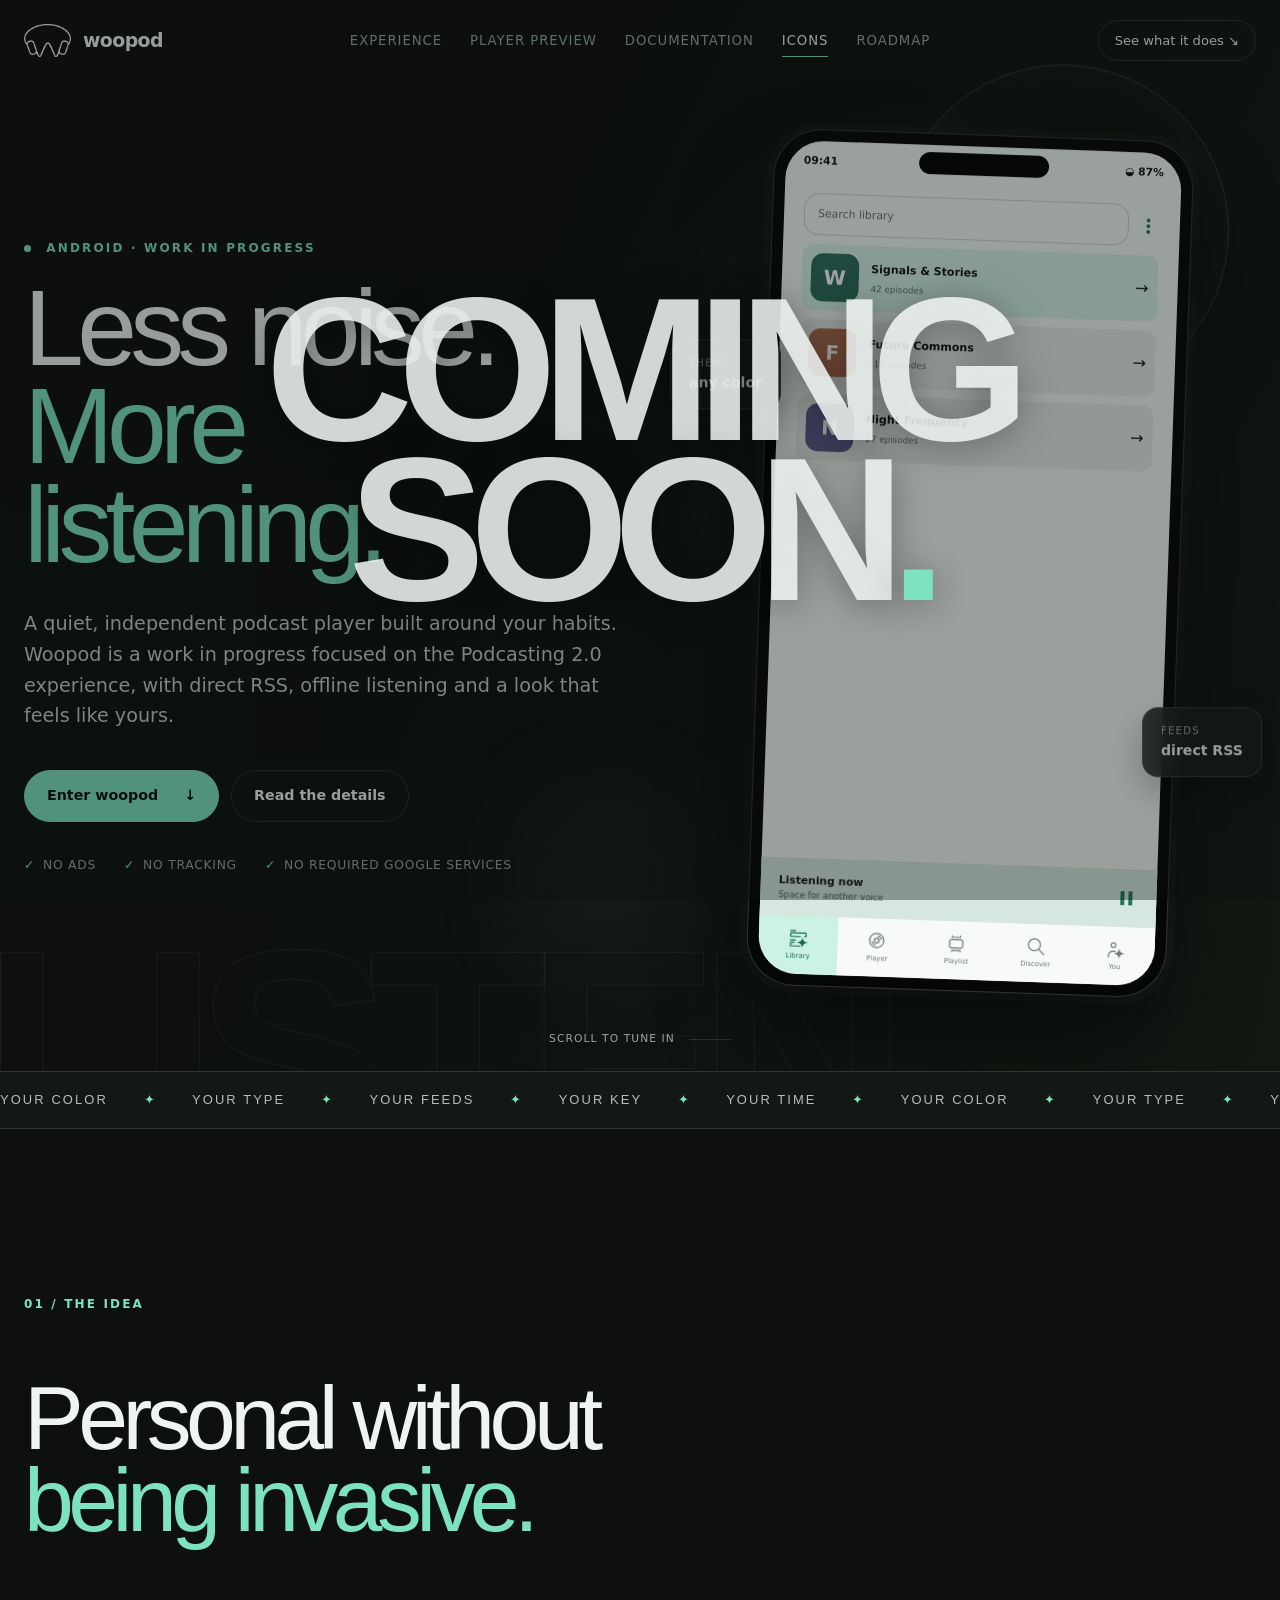
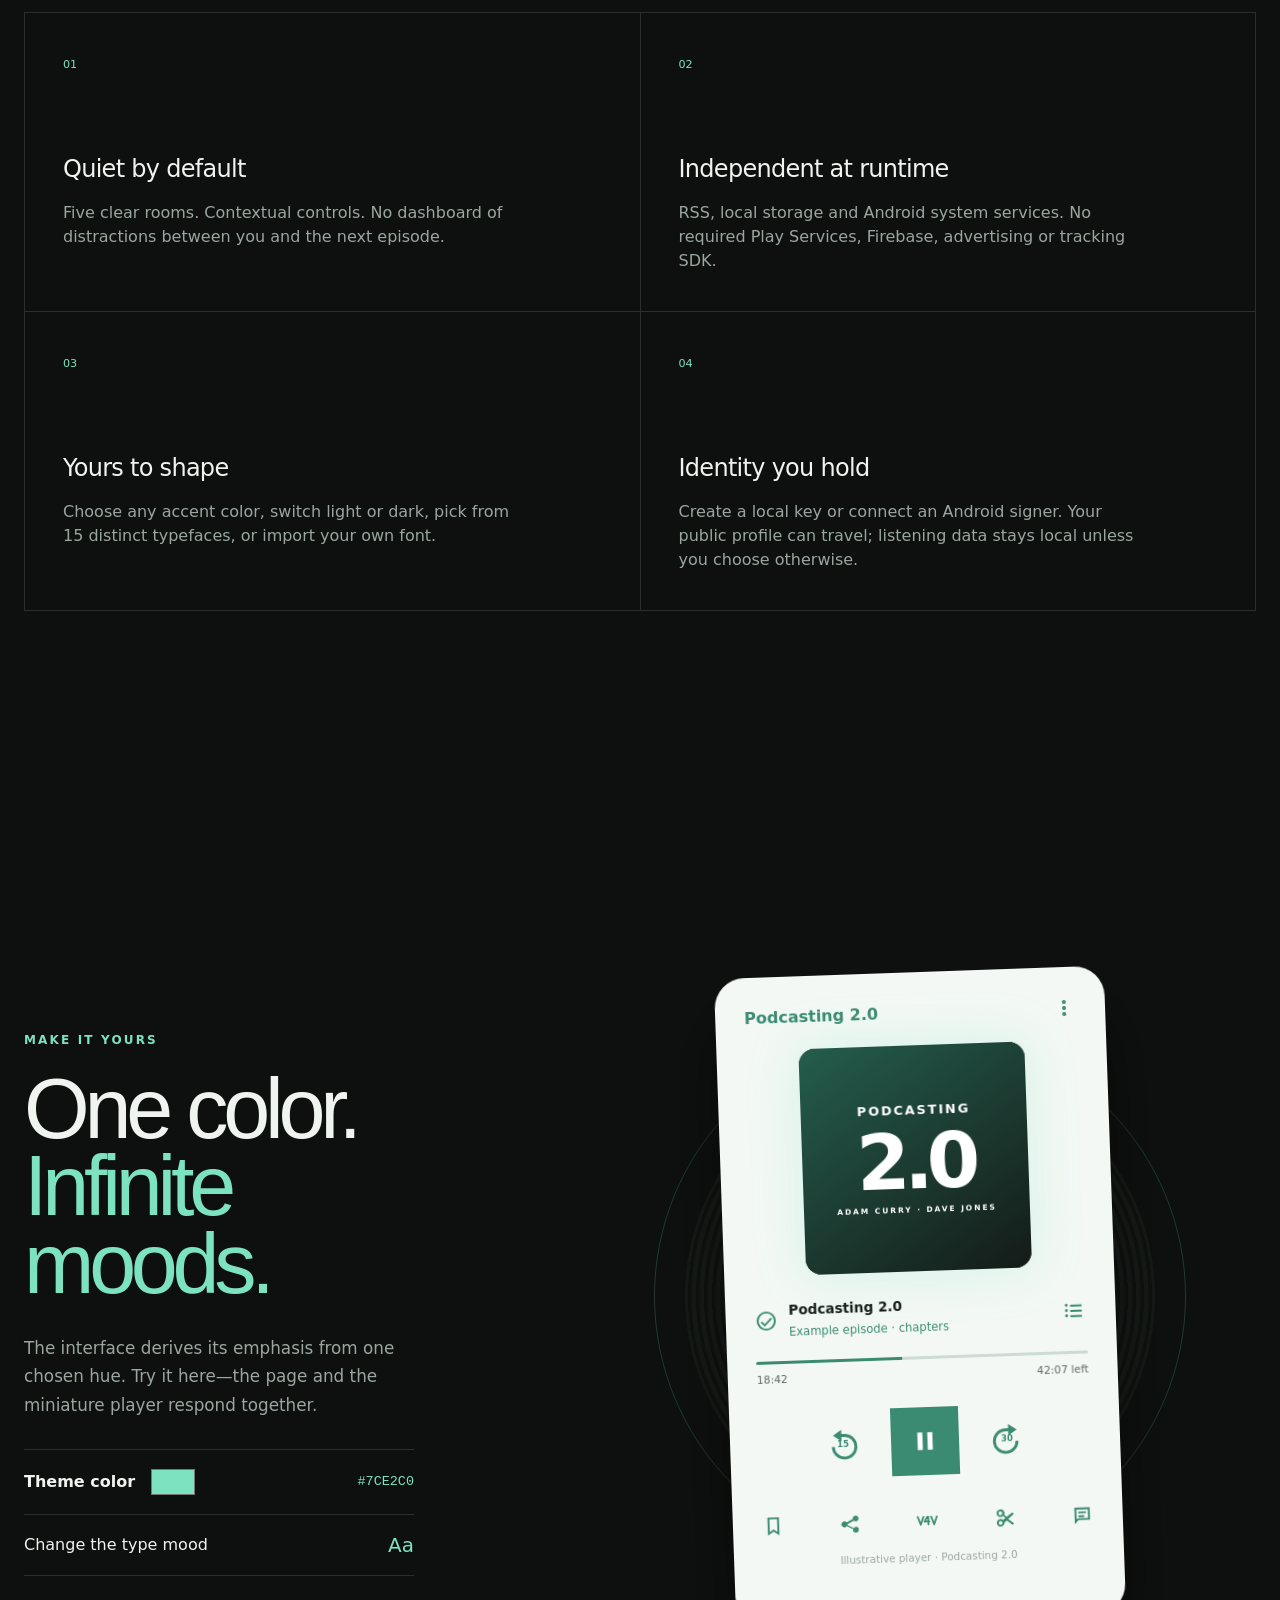
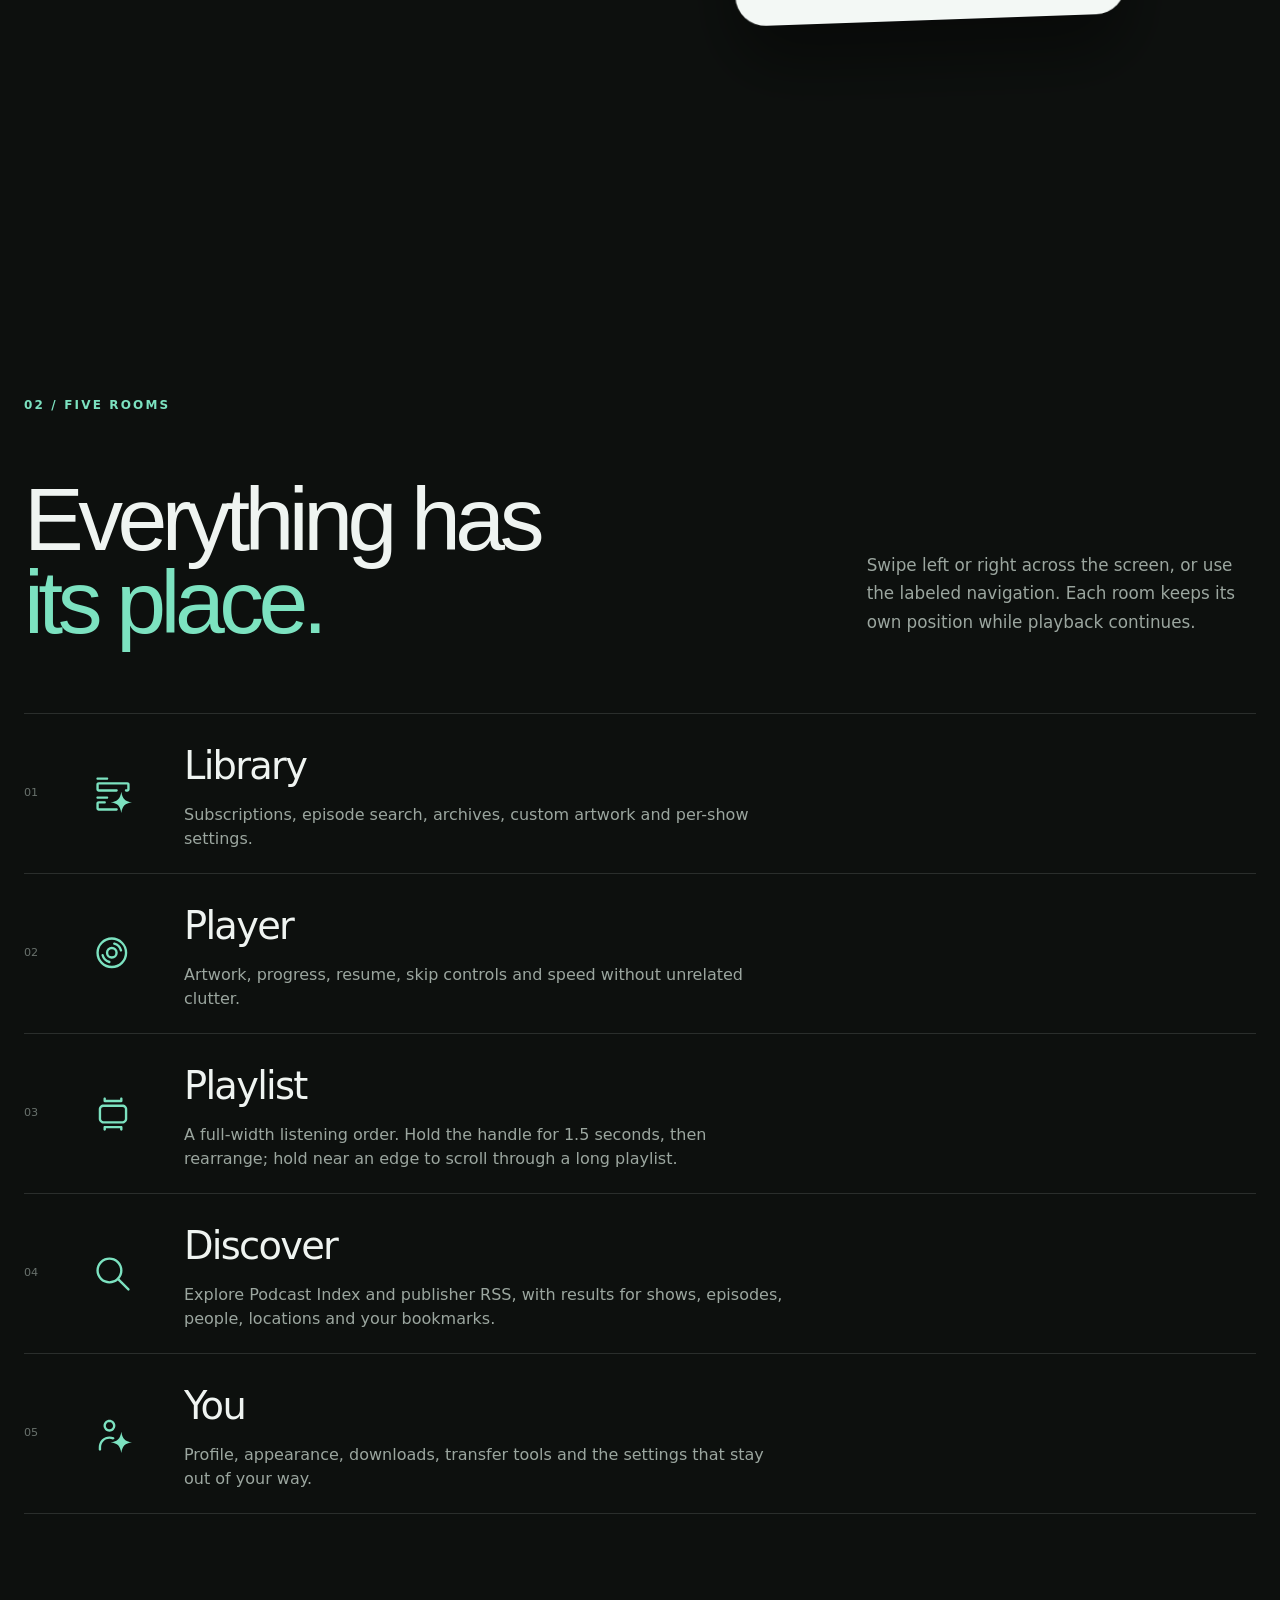
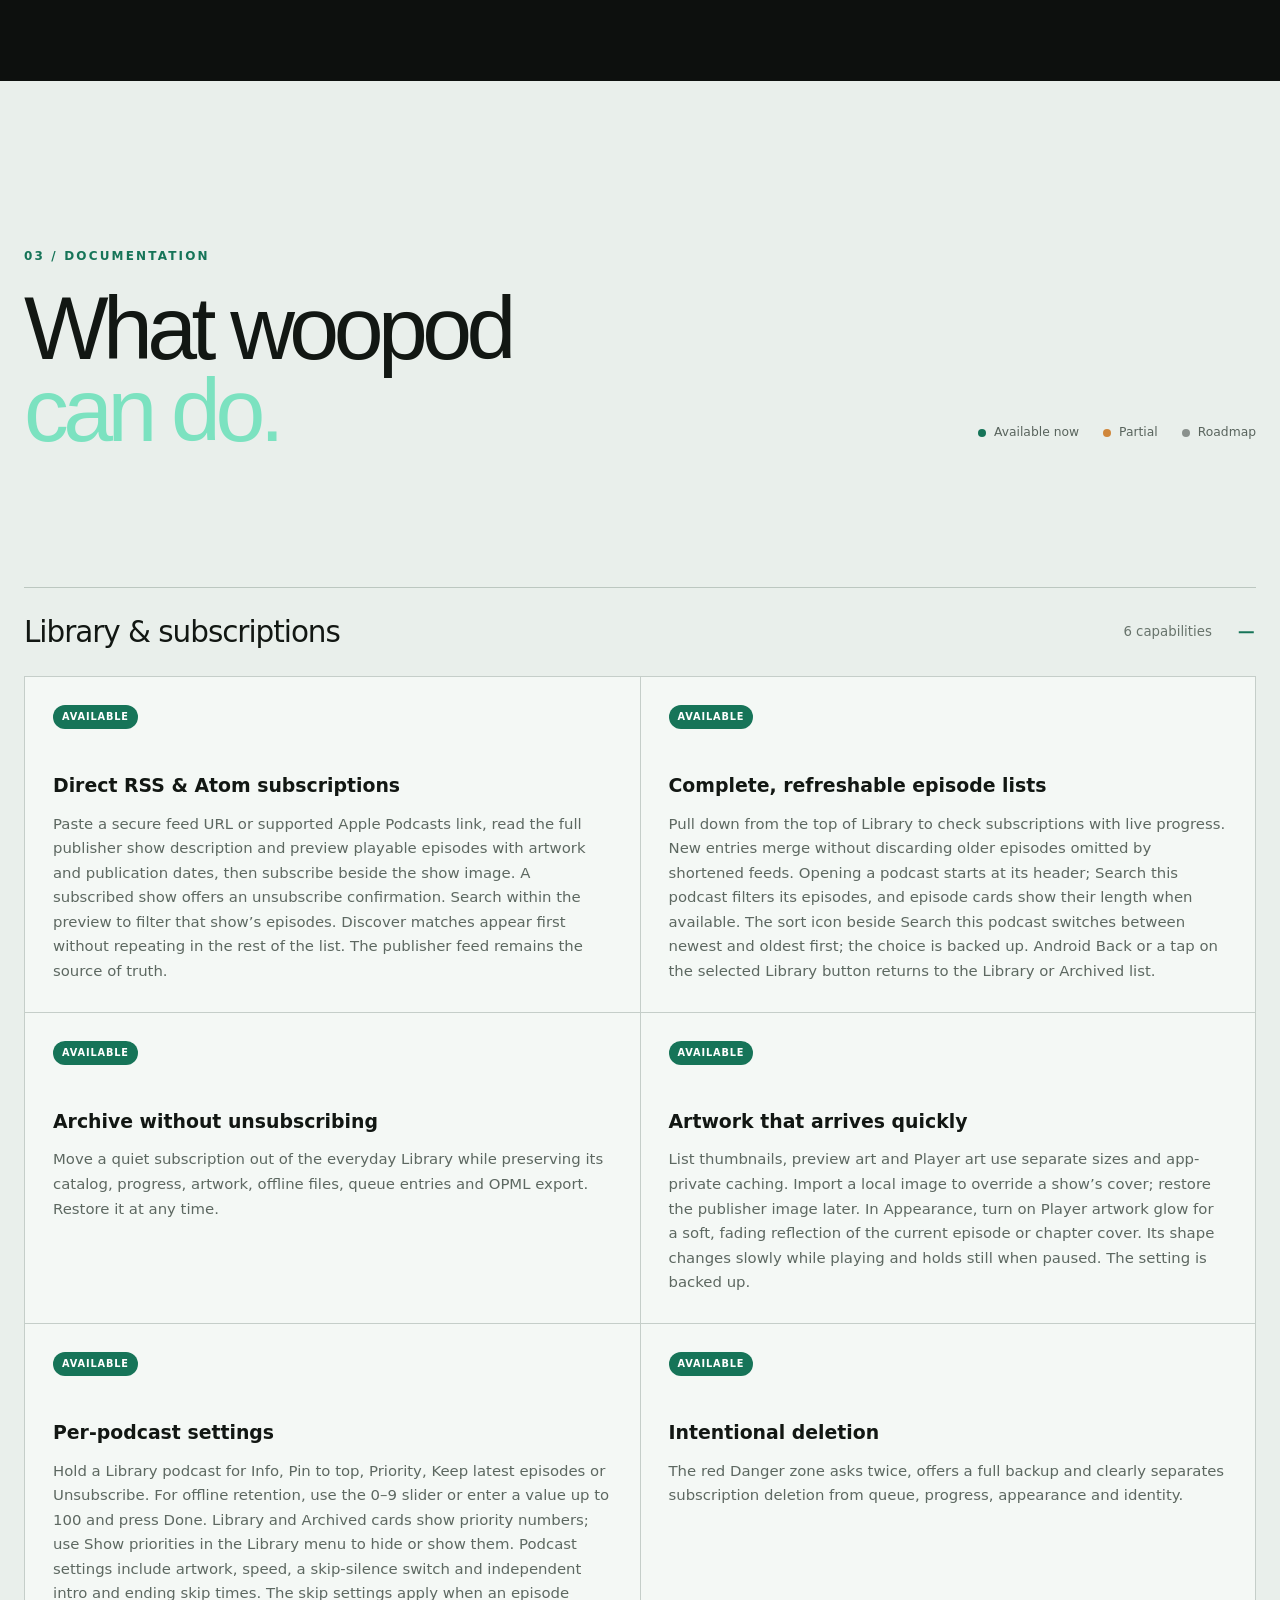
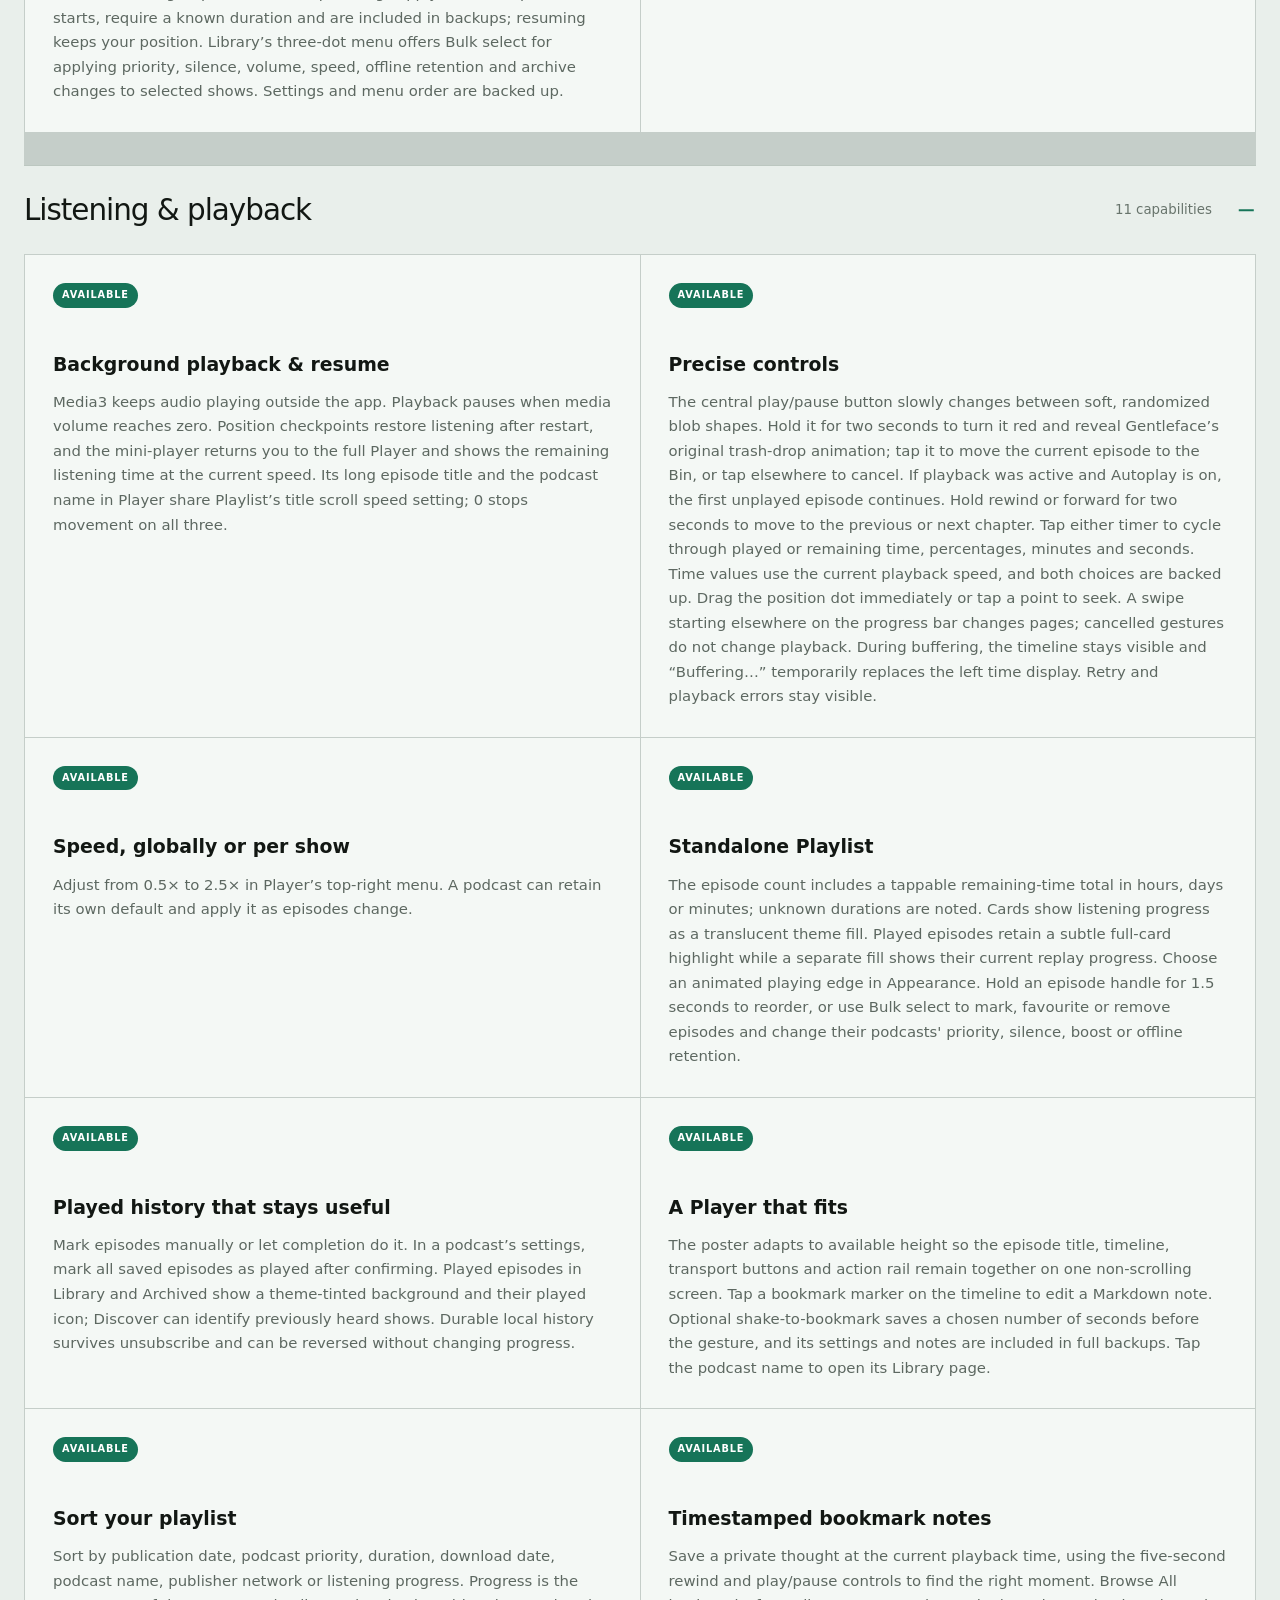
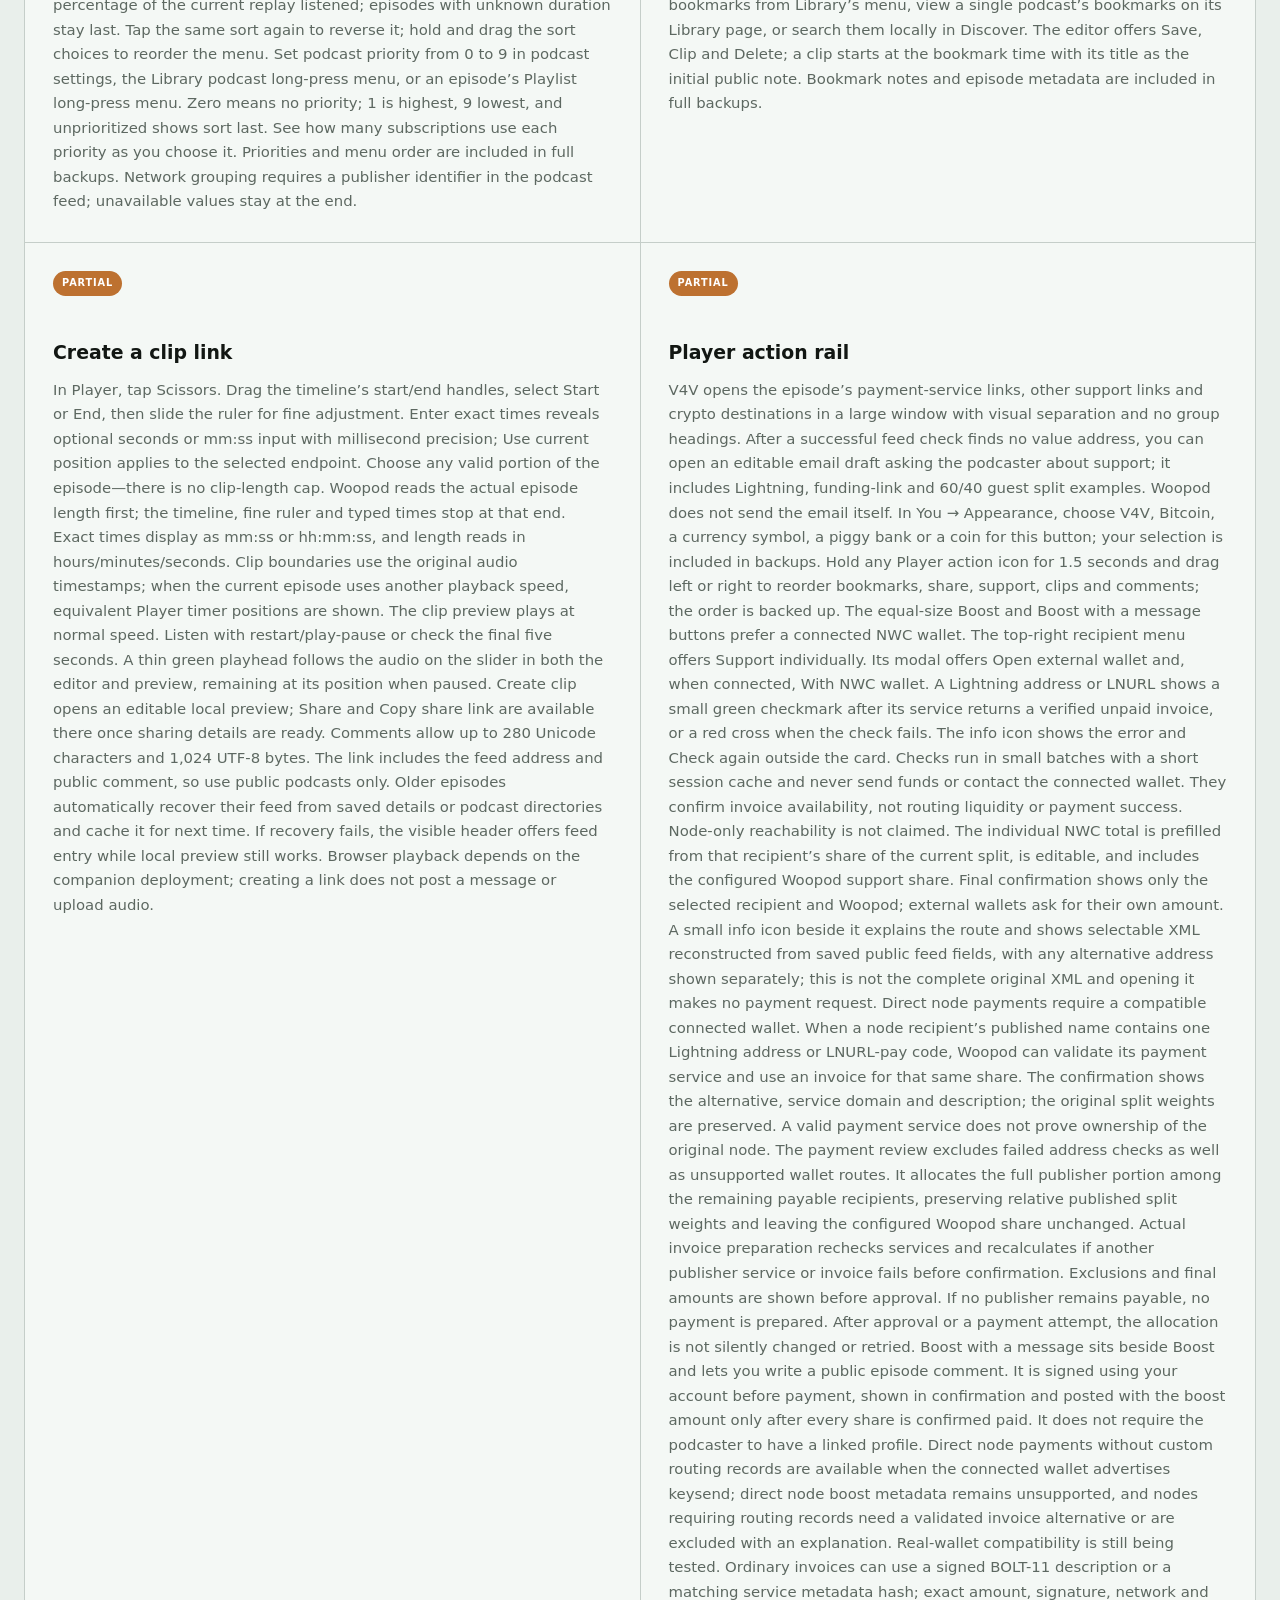
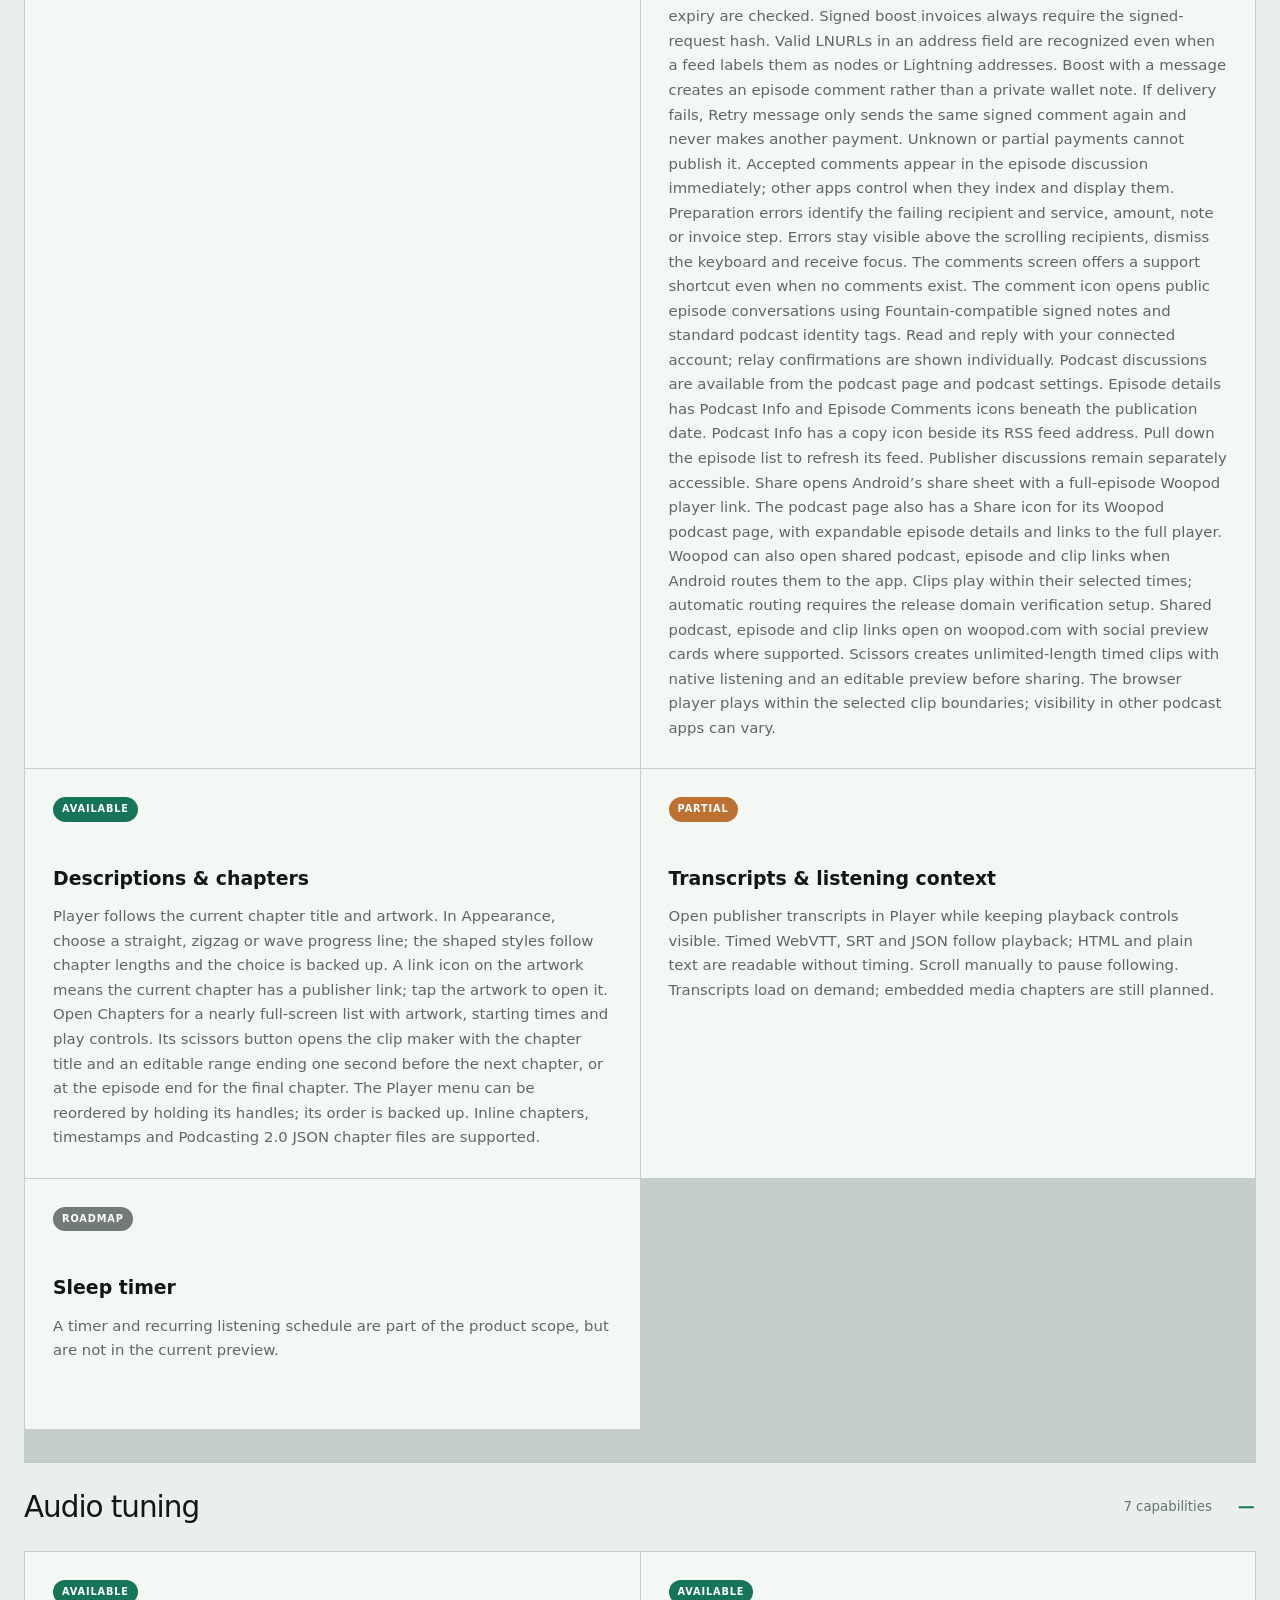
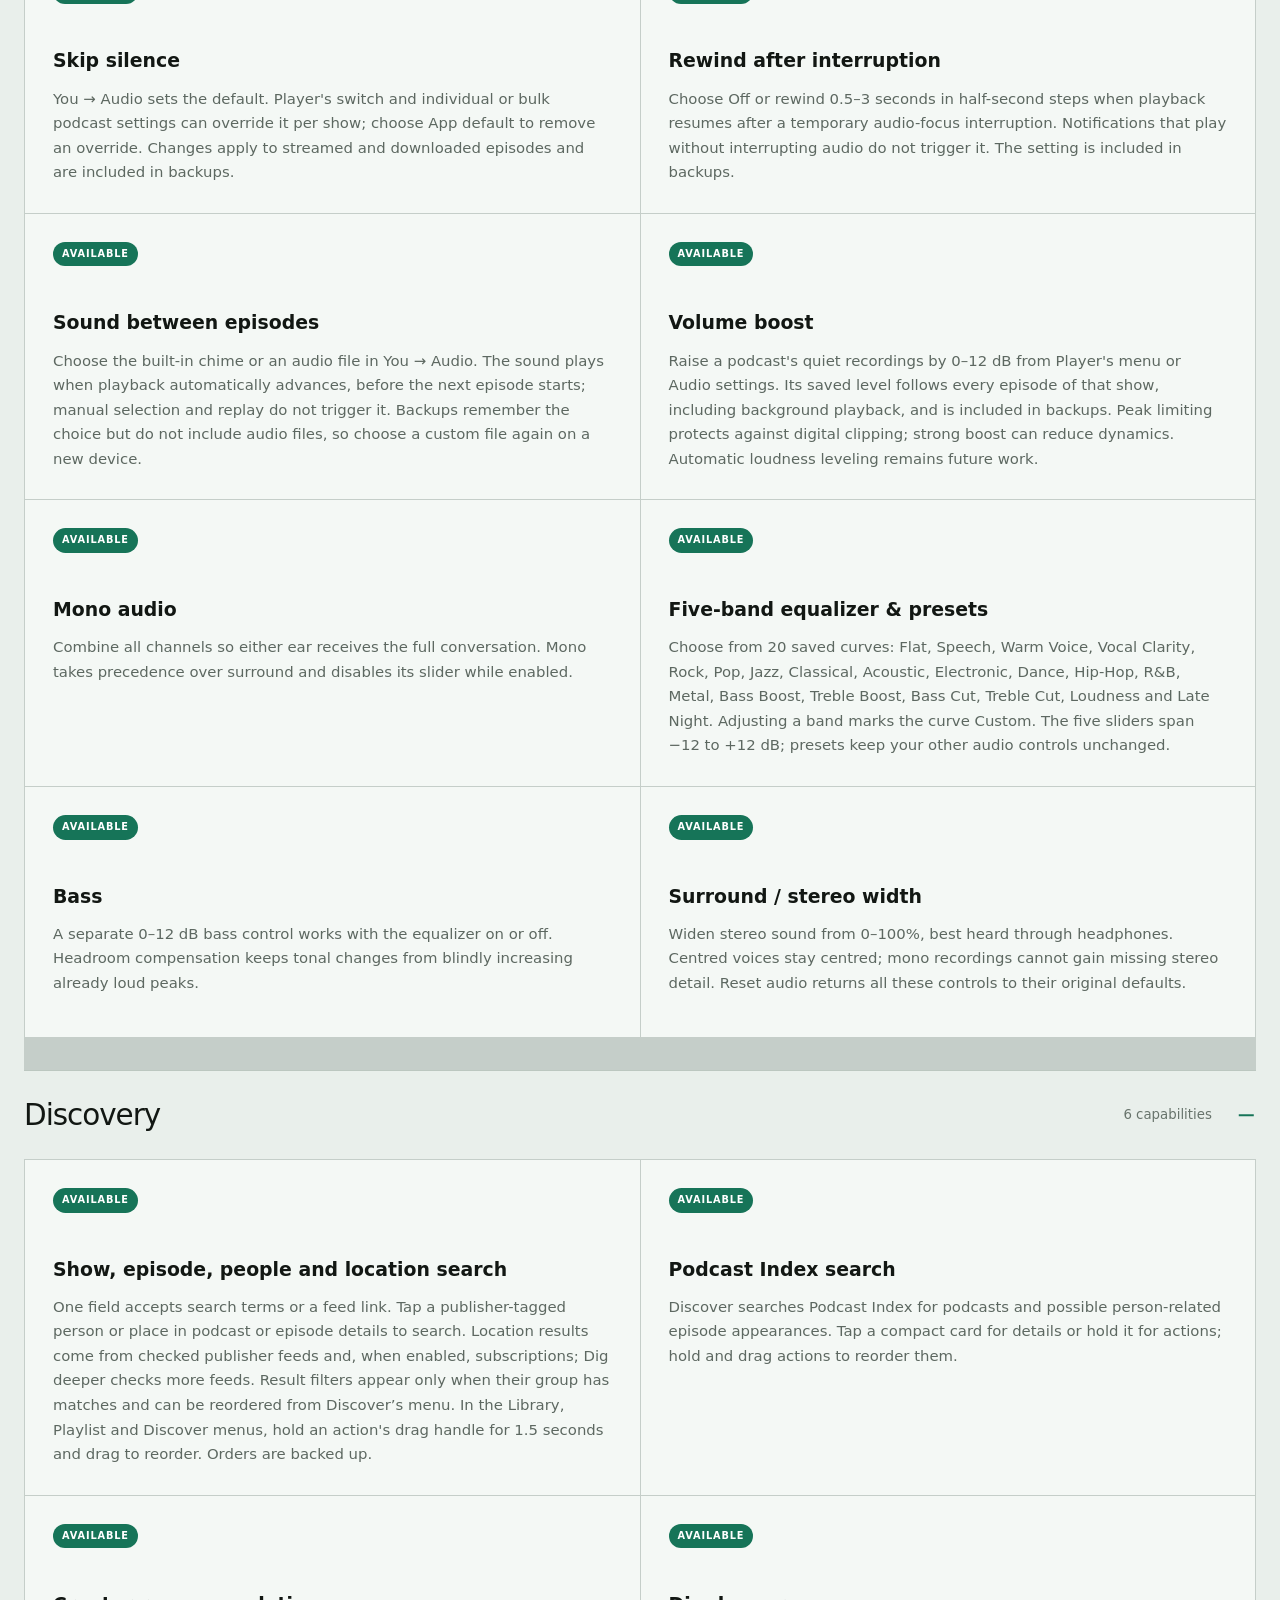
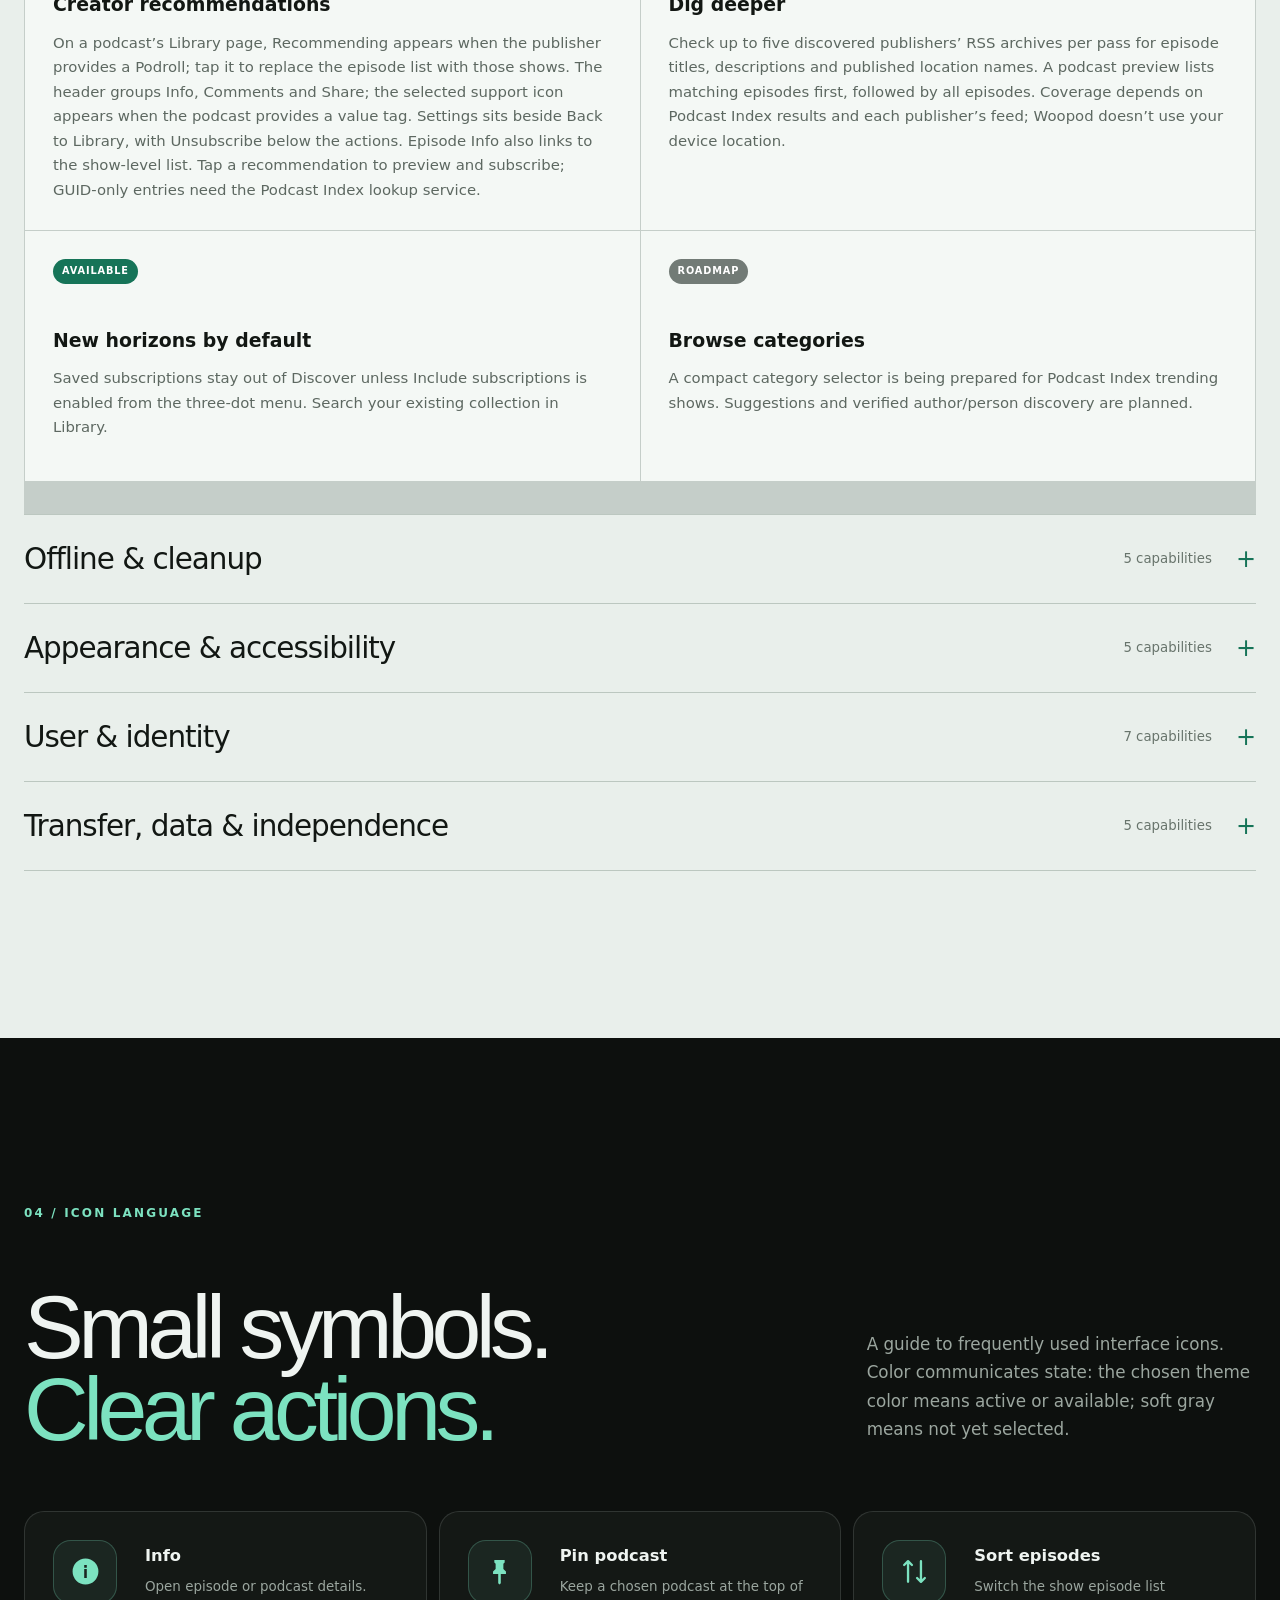
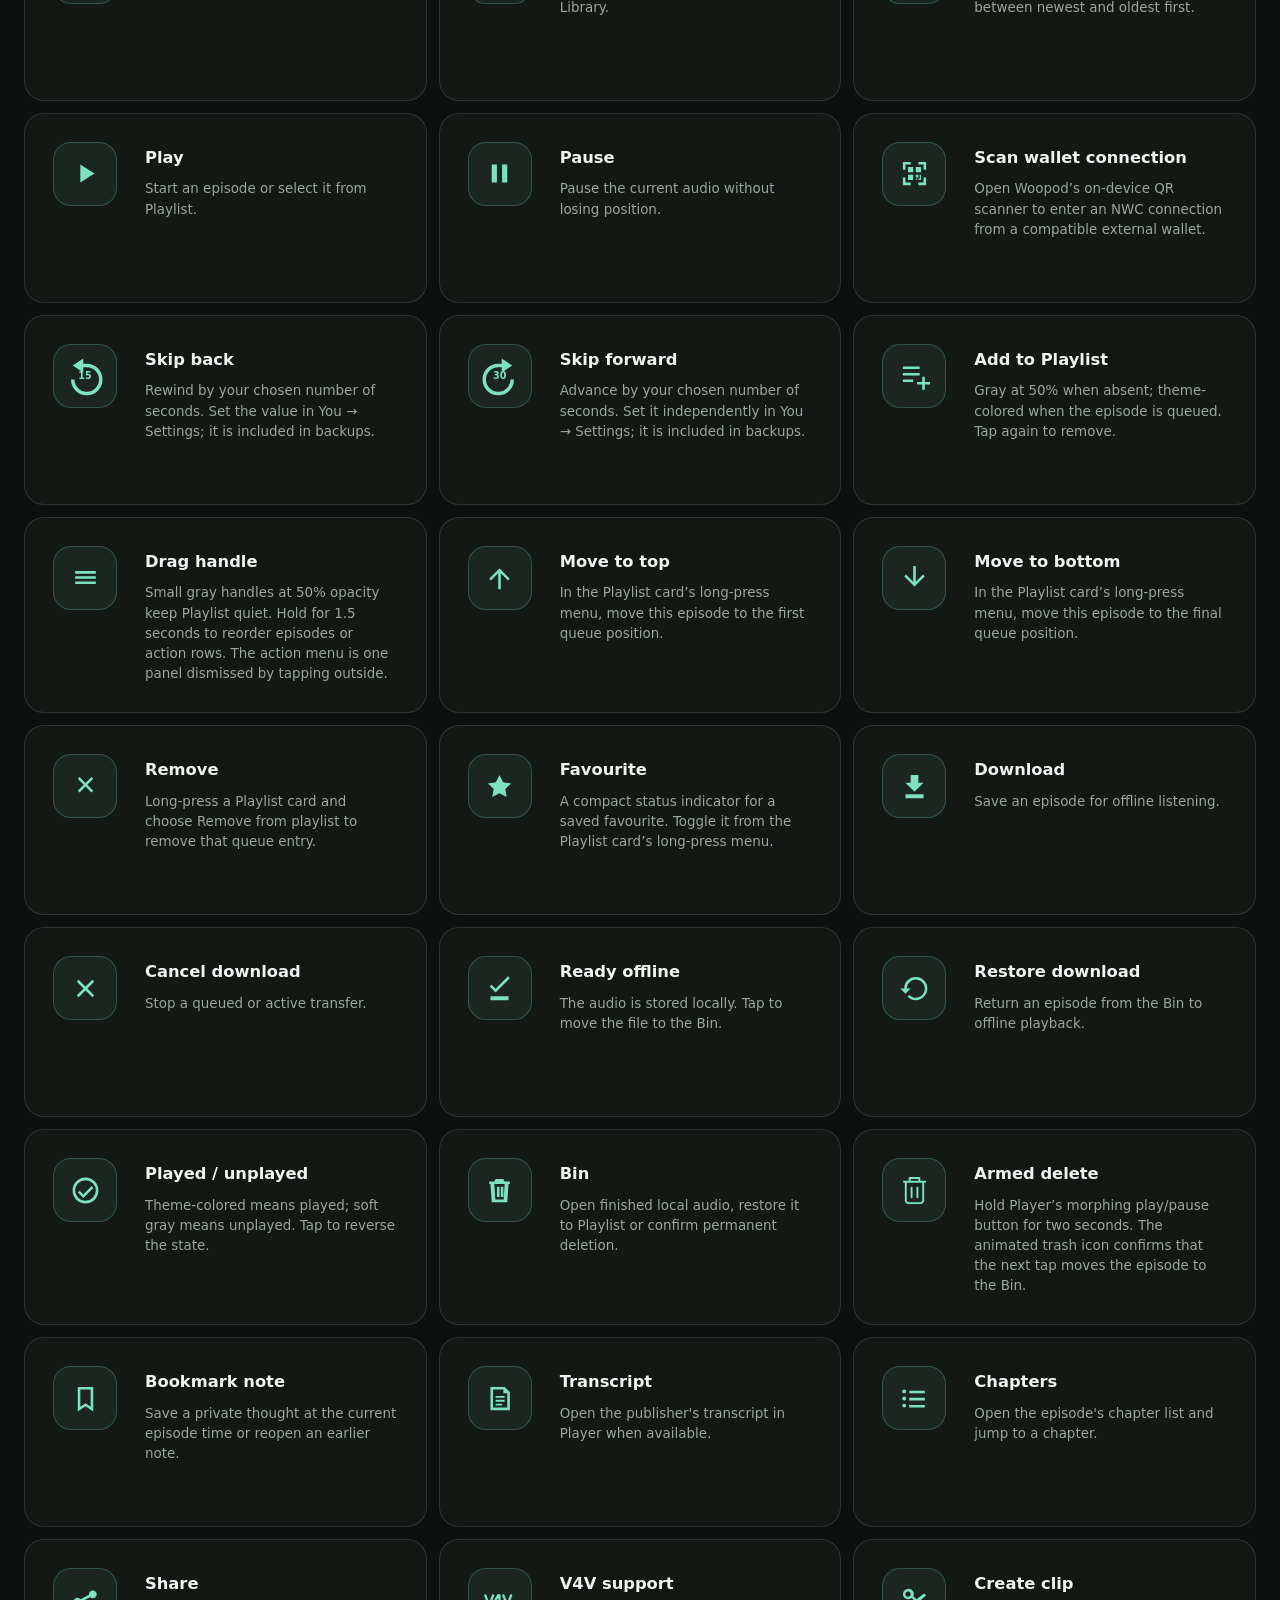
<file: index.html>
<!doctype html>
<html lang="en">
<head>
  <meta charset="utf-8">
  <meta name="viewport" content="width=device-width,initial-scale=1">
  <meta name="theme-color" content="#101311">
  <meta name="description" content="woopod is a quiet, independent Android podcast player with deep personalization, direct RSS, offline listening and user-owned identity.">
  <meta property="og:title" content="woopod — more listening, less noise">
  <meta property="og:description" content="A minimal, personal podcast player for Android. No ads. No tracking. No required Google services.">
  <meta property="og:type" content="website">
  <meta property="og:image" content="https://woopod.com/assets/app-icon-dark.png">
  <title>woopod — more listening, less noise</title>
  <link rel="icon" href="favicon.ico" sizes="any">
  <link rel="apple-touch-icon" href="apple-touch-icon.png">
  <link rel="manifest" href="manifest.webmanifest">
  <link rel="stylesheet" href="styles.css">
</head>
<body>
  <a class="skip-link" href="#main">Skip to content</a>
  <div class="coming-soon-overlay" role="status" aria-label="Woopod is coming soon"><span aria-hidden="true">Coming<br>soon<span class="coming-soon-dot">.</span></span></div>

  <svg class="svg-sprite" aria-hidden="true">
    <symbol id="i-play" viewBox="0 0 24 24"><path d="M8,5 L8,19 L19,12 Z"/></symbol>
    <symbol id="i-scan-qr" viewBox="0 0 24 24"><path d="M3,3h6v2H5v4H3zM15,3h6v6h-2V5h-4zM3,15h2v4h4v2H3zM19,15h2v6h-6v-2h4zM7,7h4v4H7zM13,7h4v4h-4zM7,13h4v4H7zM13,13h2v2h-2zM16,13h1v4h-2v-1h1zM13,16h1v1h-1z"/></symbol>
    <symbol id="i-pause" viewBox="0 0 24 24"><path d="M6,5 H10 V19 H6 Z M14,5 H18 V19 H14 Z"/></symbol>
    <symbol id="i-back15" viewBox="0 0 24 24"><path d="M11,2 L5,6 L11,10 V7 H13 A7,7 0,1 1,6,14 H4 A9,9 0,1 0,13,5 H11 Z"/></symbol>
    <symbol id="i-forward30" viewBox="0 0 24 24"><path d="M13,2 L19,6 L13,10 V7 H11 A7,7 0,1 0,18,14 H20 A9,9 0,1 1,11,5 H13 Z"/></symbol>
    <symbol id="i-queue" viewBox="0 0 24 24"><path d="M3,5 H16 V7 H3 Z M3,10 H16 V12 H3 Z M3,15 H11 V17 H3 Z M18,13 H20 V17 H24 V19 H20 V23 H18 V19 H14 V17 H18 Z"/></symbol>
    <symbol id="i-remove" viewBox="0 0 24 24"><path d="M6,6 L7.4,4.6 L12,9.2 L16.6,4.6 L18,6 L13.4,10.6 L18,15.2 L16.6,16.6 L12,12 L7.4,16.6 L6,15.2 L10.6,10.6 Z"/></symbol>
    <symbol id="i-drag" viewBox="0 0 24 24"><path d="M4,7h16v2H4zM4,11h16v2H4zM4,15h16v2H4z"/></symbol>
    <symbol id="i-up" viewBox="0 0 24 24"><path d="M12,5 L4,13 L5.4,14.4 L11,8.8 V21 H13 V8.8 L18.6,14.4 L20,13 Z"/></symbol>
    <symbol id="i-down" viewBox="0 0 24 24"><path d="M11,3 V15.2 L5.4,9.6 L4,11 L12,19 L20,11 L18.6,9.6 L13,15.2 V3 Z"/></symbol>
    <symbol id="i-download" viewBox="0 0 24 24"><path d="M19,9h-4V3H9v6H5l7,7 7,-7z M5,18v3h14v-3H5z"/></symbol>
    <symbol id="i-download-cancel" viewBox="0 0 24 24"><path d="M18,6L6,18M6,6l12,12" stroke="currentColor" stroke-width="2"/></symbol>
    <symbol id="i-download-done" viewBox="0 0 24 24"><path d="M5,18v3h14v-3H5z M9,12.2L5.8,9 4.4,10.4 9,15 20,4 18.6,2.6z"/></symbol>
    <symbol id="i-restore" viewBox="0 0 24 24"><path d="M13,3a9,9 0,0 0,-9 9H1l4,4 4,-4H6a7,7 0,1 1,2 5l-1.4,1.4A9,9 0,1 0,13 3z"/></symbol>
    <symbol id="i-played" viewBox="0 0 24 24"><path d="M12,3a9,9 0,1 0,0 18a9,9 0,1 0,0 -18" fill="none" stroke="currentColor" stroke-width="2"/><path d="M7.5,12.2l2.8,2.8 6.4,-6.4 1.4,1.4 -7.8,7.8 -4.2,-4.2z"/></symbol>
    <symbol id="i-bin" viewBox="0 0 24 24"><path d="M9,3L8,5H4V7H5L6,21H18L19,7H20V5H16L15,3H9M8,7H16L15.2,19H8.8L8,7M10,9V17H12V9H10M13,9V17H15V9H13Z"/></symbol>
    <!-- Gentleface trash, line-round, MIT © 2026 Alexander Kiselev. -->
    <symbol id="i-trash-gentleface" viewBox="0 0 16 16"><path d="M10.856 1.144C10.952 1.241 11 1.359 11 1.5L11 3L13.5 3C13.641 3 13.759 3.048 13.856 3.144C13.952 3.241 14 3.359 14 3.5C14 3.641 13.952 3.759 13.856 3.856C13.759 3.952 13.641 4 13.5 4L13 4L13 13C13 13.254 12.953 13.5 12.86 13.736C12.758 13.993 12.609 14.219 12.414 14.414C12.219 14.609 11.993 14.758 11.736 14.86C11.5 14.953 11.254 15 11 15L5 15C4.746 15 4.5 14.953 4.264 14.86C4.007 14.758 3.781 14.609 3.586 14.414C3.391 14.219 3.242 13.993 3.14 13.736C3.047 13.5 3 13.254 3 13L3 4L2.5 4C2.359 4 2.241 3.952 2.144 3.856C2.048 3.759 2 3.641 2 3.5C2 3.359 2.048 3.241 2.144 3.144C2.241 3.048 2.359 3 2.5 3L5 3L5 1.5C5 1.359 5.048 1.241 5.144 1.144C5.241 1.048 5.359 1 5.5 1L10.5 1C10.641 1 10.759 1.048 10.856 1.144ZM6 2L6 3L10 3L10 2L6 2ZM4.293 13.707C4.488 13.902 4.724 14 5 14L11 14C11.276 14 11.512 13.902 11.707 13.707C11.902 13.512 12 13.276 12 13L12 4L4 4L4 13C4 13.276 4.098 13.512 4.293 13.707ZM6.144 6.144C6.241 6.048 6.359 6 6.5 6C6.641 6 6.759 6.048 6.856 6.144C6.952 6.241 7 6.359 7 6.5L7 11.5C7 11.641 6.952 11.759 6.856 11.856C6.759 11.952 6.641 12 6.5 12C6.359 12 6.241 11.952 6.144 11.856C6.048 11.759 6 11.641 6 11.5L6 6.5C6 6.359 6.048 6.241 6.144 6.144ZM9.144 6.144C9.241 6.048 9.359 6 9.5 6C9.641 6 9.759 6.048 9.856 6.144C9.952 6.241 10 6.359 10 6.5L10 11.5C10 11.641 9.952 11.759 9.856 11.856C9.759 11.952 9.641 12 9.5 12C9.359 12 9.241 11.952 9.144 11.856C9.048 11.759 9 11.641 9 11.5L9 6.5C9 6.359 9.048 6.241 9.144 6.144Z"/></symbol>
    <symbol id="i-bookmark" viewBox="0 0 24 24"><path d="M6,3H18V22L12,18L6,22V3M8,5V18.3L12,15.7L16,18.3V5H8Z"/></symbol>
    <symbol id="i-transcript" viewBox="0 0 24 24"><path d="M5,3h11l4,4v14H5zM7,5v14h11V8h-3V5zM9,10h7v1.5H9zM9,13h7v1.5H9zM9,16h5v1.5H9z"/></symbol>
    <symbol id="i-chapters" viewBox="0 0 24 24"><path d="M4,5a1.5,1.5 0,1 0,0 3a1.5,1.5 0,0 0,0 -3M8,6h12v2H8zM4,10.5a1.5,1.5 0,1 0,0 3a1.5,1.5 0,0 0,0 -3M8,11.5h12v2H8zM4,16a1.5,1.5 0,1 0,0 3a1.5,1.5 0,0 0,0 -3M8,17h12v2H8z"/></symbol>
    <symbol id="i-share" viewBox="0 0 24 24"><path d="M18,16A3,3 0,0 0,15.6 17.2L8.9,13.8A3.4,3.4 0,0 0,9 12.8L15.6,9.4A3,3 0,1 0,14.7 7.6L8.1,11A3,3 0,1 0,8.1 14.8L14.7,18.2A3,3 0,1 0,18 16Z"/></symbol>
    <symbol id="i-v4v" viewBox="0 0 24 24"><path d="M1 8l3 8 3-8m4 0-3 5h5m-1-5v8m3-8 3 8 3-8" fill="none" stroke="currentColor" stroke-width="1.8" stroke-linecap="round" stroke-linejoin="round"/></symbol>
    <symbol id="i-scissors" viewBox="0 0 24 24"><path d="M7,3A4,4 0,1 0,9.7 10L12,12L9.7,14A4,4 0,1 0,11 17L21,8L19.5,6.5L13.5,11L11,8.8A4,4 0,0 0,7 3M7,5A2,2 0,1 1,7 9A2,2 0,0 1,7 5M7,15A2,2 0,1 1,7 19A2,2 0,0 1,7 15M14.5,13L13,14.3L19.5,19.5L21,18Z"/></symbol>
    <symbol id="i-chat" viewBox="0 0 24 24"><path d="M4,4H20V17H8L4,21V4M6,6V16.2L7.2,15H18V6H6M8,8H16V10H8V8M8,12H14V14H8V12Z"/></symbol>
    <symbol id="i-more" viewBox="0 0 24 24"><path d="M12,4 A2,2 0,1 0,12,8 A2,2 0,1 0,12,4 M12,10 A2,2 0,1 0,12,14 A2,2 0,1 0,12,10 M12,16 A2,2 0,1 0,12,20 A2,2 0,1 0,12,16"/></symbol>
    <symbol id="i-back" viewBox="0 0 24 24"><path d="M20,11 H7.8 L13.4,5.4 L12,4 L4,12 L12,20 L13.4,18.6 L7.8,13 H20 Z"/></symbol>
    <symbol id="i-top" viewBox="0 0 24 24"><path d="M7,14l5,-5 5,5 -1.4,1.4L12,11.8 8.4,15.4zM5,5h14v2H5z"/></symbol>
    <symbol id="i-expand" viewBox="0 0 24 24"><path d="M6,9 L12,15 L18,9 L16.6,7.6 L12,12.2 L7.4,7.6 Z"/></symbol>
    <symbol id="i-archive" viewBox="0 0 24 24"><path d="M20,3H4L2,7v14h20V7L20,3z M4.6,5h14.8l1,2H3.6l1,-2z M20,19H4V9h16v10z M9,11h6v2H9z"/></symbol>
    <symbol id="i-unarchive" viewBox="0 0 24 24"><path d="M20,3H4L2,7v14h20V7L20,3z M4.6,5h14.8l1,2H3.6l1,-2z M20,19H4V9h16v10z M12,10l-4,4h3v3h2v-3h3z"/></symbol>
    <symbol id="i-library" viewBox="0 0 24 24"><path d="M4 3h16v18H4Zm2 3v2h12V6Zm0 5v2h12v-2Zm0 5v2h8v-2Z"/></symbol>
    <!-- Gentleface disc-shine, MIT © 2026 Alexander Kiselev; see LICENSE-gentleface.txt -->
    <symbol id="i-nav-library" viewBox="0 0 16 16"><path d="M1.144 1.856C1.048 1.759 1 1.641 1 1.5C1 1.359 1.048 1.241 1.144 1.144C1.241 1.048 1.359 1 1.5 1L5.5 1C5.641 1 5.759 1.048 5.856 1.144C5.952 1.241 6 1.359 6 1.5C6 1.641 5.952 1.759 5.856 1.856C5.759 1.952 5.641 2 5.5 2L1.5 2C1.359 2 1.241 1.952 1.144 1.856ZM1.293 6.707C1.098 6.512 1 6.276 1 6L1 4C1 3.724 1.098 3.488 1.293 3.293C1.488 3.098 1.724 3 2 3L14 3C14.276 3 14.512 3.098 14.707 3.293C14.902 3.488 15 3.724 15 4L15 6C15 6.276 14.902 6.512 14.707 6.707C14.512 6.902 14.276 7 14 7L13.5 7C13.359 7 13.241 6.952 13.144 6.856C13.048 6.759 13 6.641 13 6.5C13 6.359 13.048 6.241 13.144 6.144C13.241 6.048 13.359 6 13.5 6L14 6L14 4L2 4L2 6L9.5 6C9.641 6 9.759 6.048 9.856 6.144C9.952 6.241 10 6.359 10 6.5C10 6.641 9.952 6.759 9.856 6.856C9.759 6.952 9.641 7 9.5 7L2 7C1.724 7 1.488 6.902 1.293 6.707ZM11.5 16C11 13 10 12 7 11.5C10 11 11 10 11.5 7C12 10 13 11 16 11.5C13 12 12 13 11.5 16ZM1.144 9.856C1.048 9.759 1 9.641 1 9.5C1 9.359 1.048 9.241 1.144 9.144C1.241 9.048 1.359 9 1.5 9L5.5 9C5.641 9 5.759 9.048 5.856 9.144C5.952 9.241 6 9.359 6 9.5C6 9.641 5.952 9.759 5.856 9.856C5.759 9.952 5.641 10 5.5 10L1.5 10C1.359 10 1.241 9.952 1.144 9.856ZM1.293 11.293C1.488 11.098 1.724 11 2 11L4.5 11C4.641 11 4.759 11.048 4.856 11.144C4.952 11.241 5 11.359 5 11.5C5 11.641 4.952 11.759 4.856 11.856C4.759 11.952 4.641 12 4.5 12L2 12L2 14L9.5 14C9.641 14 9.759 14.048 9.856 14.144C9.952 14.241 10 14.359 10 14.5C10 14.641 9.952 14.759 9.856 14.856C9.759 14.952 9.641 15 9.5 15L2 15C1.724 15 1.488 14.902 1.293 14.707C1.098 14.512 1 14.276 1 14L1 12C1 11.724 1.098 11.488 1.293 11.293Z"/></symbol>
    <symbol id="i-nav-playlist" viewBox="0 0 16 16"><path d="M4.144 2.856C4.048 2.759 4 2.641 4 2.5L4 1.5C4 1.359 4.048 1.241 4.144 1.144C4.241 1.048 4.359 1 4.5 1C4.641 1 4.759 1.048 4.856 1.144C4.952 1.241 5 1.359 5 1.5L5 2L11 2L11 1.5C11 1.359 11.048 1.241 11.144 1.144C11.241 1.048 11.359 1 11.5 1C11.641 1 11.759 1.048 11.856 1.144C11.952 1.241 12 1.359 12 1.5L12 2.5C12 2.641 11.952 2.759 11.856 2.856C11.759 2.952 11.641 3 11.5 3L4.5 3C4.359 3 4.241 2.952 4.144 2.856ZM13.86 10.736C13.758 10.993 13.609 11.219 13.414 11.414C13.219 11.609 12.993 11.758 12.736 11.86C12.5 11.953 12.254 12 12 12L4 12C3.746 12 3.5 11.953 3.264 11.86C3.007 11.758 2.781 11.609 2.586 11.414C2.391 11.219 2.242 10.993 2.14 10.736C2.047 10.5 2 10.254 2 10L2 6C2 5.746 2.047 5.5 2.14 5.264C2.242 5.007 2.391 4.781 2.586 4.586C2.781 4.391 3.007 4.242 3.264 4.14C3.5 4.047 3.746 4 4 4L12 4C12.254 4 12.5 4.047 12.736 4.14C12.993 4.242 13.219 4.391 13.414 4.586C13.609 4.781 13.758 5.007 13.86 5.264C13.953 5.5 14 5.746 14 6L14 10C14 10.254 13.953 10.5 13.86 10.736ZM3.293 10.707C3.488 10.902 3.724 11 4 11L12 11C12.276 11 12.512 10.902 12.707 10.707C12.902 10.512 13 10.276 13 10L13 6C13 5.724 12.902 5.488 12.707 5.293C12.512 5.098 12.276 5 12 5L4 5C3.724 5 3.488 5.098 3.293 5.293C3.098 5.488 3 5.724 3 6L3 10C3 10.276 3.098 10.512 3.293 10.707ZM5 14L5 14.5C5 14.641 4.952 14.759 4.856 14.856C4.759 14.952 4.641 15 4.5 15C4.359 15 4.241 14.952 4.144 14.856C4.048 14.759 4 14.641 4 14.5L4 13.5C4 13.359 4.048 13.241 4.144 13.144C4.241 13.048 4.359 13 4.5 13L11.5 13C11.641 13 11.759 13.048 11.856 13.144C11.952 13.241 12 13.359 12 13.5L12 14.5C12 14.641 11.952 14.759 11.856 14.856C11.759 14.952 11.641 15 11.5 15C11.359 15 11.241 14.952 11.144 14.856C11.048 14.759 11 14.641 11 14.5L11 14L5 14Z"/></symbol>
    <symbol id="i-nav-discover" viewBox="0 0 16 16"><path d="M15.003 14.5C15.003 14.636 14.953 14.754 14.854 14.854C14.754 14.953 14.636 15.003 14.5 15.003C14.364 15.003 14.246 14.953 14.146 14.854L10.02 10.727C9.573 11.101 9.074 11.396 8.525 11.614C7.874 11.871 7.199 12 6.5 12C5.801 12 5.126 11.871 4.475 11.614C3.769 11.334 3.148 10.926 2.611 10.389C2.074 9.852 1.666 9.231 1.386 8.525C1.129 7.874 1 7.199 1 6.5C1 5.801 1.129 5.126 1.386 4.475C1.666 3.769 2.074 3.148 2.611 2.611C3.148 2.074 3.769 1.666 4.475 1.386C5.126 1.129 5.801 1 6.5 1C7.199 1 7.874 1.129 8.525 1.386C9.231 1.666 9.852 2.074 10.389 2.611C10.926 3.148 11.334 3.769 11.614 4.475C11.871 5.126 12 5.801 12 6.5C12 7.199 11.871 7.874 11.614 8.525C11.396 9.074 11.101 9.573 10.727 10.02L14.854 14.146C14.953 14.246 15.003 14.364 15.003 14.5ZM9.98 9.273L10.016 9.309C10.295 8.962 10.517 8.577 10.684 8.156C10.895 7.624 11 7.072 11 6.5C11 5.928 10.895 5.376 10.684 4.844C10.455 4.266 10.121 3.757 9.682 3.318C9.243 2.879 8.734 2.545 8.156 2.316C7.624 2.105 7.072 2 6.5 2C5.928 2 5.376 2.105 4.844 2.316C4.266 2.545 3.757 2.879 3.318 3.318C2.879 3.757 2.545 4.266 2.316 4.844C2.105 5.376 2 5.928 2 6.5C2 7.072 2.105 7.624 2.316 8.156C2.545 8.734 2.879 9.243 3.318 9.682C3.757 10.121 4.266 10.455 4.844 10.684C5.376 10.895 5.928 11 6.5 11C7.072 11 7.624 10.895 8.156 10.684C8.577 10.517 8.962 10.295 9.309 10.016L9.273 9.98C9.535 9.772 9.772 9.535 9.98 9.273Z"/></symbol>
    <symbol id="i-nav-you" viewBox="0 0 16 16"><path d="M4.732 2.732C4.976 2.488 5.259 2.303 5.58 2.176C5.875 2.059 6.182 2 6.5 2C6.818 2 7.125 2.059 7.42 2.176C7.741 2.303 8.024 2.488 8.268 2.732C8.512 2.976 8.697 3.259 8.824 3.58C8.941 3.875 9 4.182 9 4.5C9 4.818 8.941 5.125 8.824 5.42C8.697 5.741 8.512 6.024 8.268 6.268C8.024 6.512 7.741 6.697 7.42 6.824C7.125 6.941 6.818 7 6.5 7C6.182 7 5.875 6.941 5.58 6.824C5.259 6.697 4.976 6.512 4.732 6.268C4.488 6.024 4.303 5.741 4.176 5.42C4.059 5.125 4 4.818 4 4.5C4 4.182 4.059 3.875 4.176 3.58C4.303 3.259 4.488 2.976 4.732 2.732ZM5.439 5.561C5.586 5.707 5.755 5.818 5.948 5.895C6.125 5.965 6.309 6 6.5 6C6.691 6 6.875 5.965 7.052 5.895C7.245 5.818 7.414 5.707 7.561 5.561C7.707 5.414 7.818 5.245 7.895 5.052C7.965 4.875 8 4.691 8 4.5C8 4.309 7.965 4.125 7.895 3.948C7.818 3.755 7.707 3.586 7.561 3.439C7.414 3.293 7.245 3.182 7.052 3.105C6.875 3.035 6.691 3 6.5 3C6.309 3 6.125 3.035 5.948 3.105C5.755 3.182 5.586 3.293 5.439 3.439C5.293 3.586 5.182 3.755 5.105 3.948C5.035 4.125 5 4.309 5 4.5C5 4.691 5.035 4.875 5.105 5.052C5.182 5.245 5.293 5.414 5.439 5.561ZM11.5 16C11 13 10 12 7 11.5C10 11 11 10 11.5 7C12 10 13 11 16 11.5C13 12 12 13 11.5 16ZM7.892 10.289C7.89 10.288 7.889 10.287 7.887 10.287C7.444 10.096 6.982 10 6.5 10C6.055 10 5.625 10.082 5.212 10.246C4.762 10.424 4.367 10.683 4.025 11.025C3.683 11.367 3.424 11.762 3.246 12.212C3.082 12.625 3 13.055 3 13.5L3 14.5C3 14.641 2.952 14.759 2.856 14.856C2.759 14.952 2.641 15 2.5 15C2.359 15 2.241 14.952 2.144 14.856C2.048 14.759 2 14.641 2 14.5L2 13.5C2 12.928 2.105 12.376 2.316 11.844C2.545 11.266 2.879 10.757 3.318 10.318C3.757 9.879 4.266 9.545 4.844 9.316C5.376 9.105 5.928 9 6.5 9C7.12 9 7.714 9.123 8.283 9.368C8.41 9.423 8.499 9.515 8.55 9.643C8.601 9.771 8.599 9.899 8.544 10.026C8.535 10.046 8.525 10.066 8.515 10.084C8.332 10.158 8.124 10.226 7.892 10.289Z"/></symbol>
    <symbol id="i-player" viewBox="0 0 16 16"><g fill="none" stroke="currentColor" stroke-width="1.001" stroke-linecap="round"><circle cx="7.5" cy="7.5" r="6"/><circle cx="7.5" cy="7.5" r="2"/><path d="M8.535 3.636A4 4 0 0 1 11.364 6.465M6.465 11.364A4 4 0 0 1 3.636 8.535"/></g></symbol>
    <symbol id="i-discover" viewBox="0 0 24 24"><circle cx="10.5" cy="10.5" r="6.5" fill="none" stroke="currentColor" stroke-width="2"/><path d="m15.5 15.5 5 5" fill="none" stroke="currentColor" stroke-width="2"/></symbol>
    <symbol id="i-user" viewBox="0 0 24 24"><circle cx="12" cy="8" r="4" fill="none" stroke="currentColor" stroke-width="2"/><path d="M4 21c.7-5 3.3-7 8-7s7.3 2 8 7" fill="none" stroke="currentColor" stroke-width="2"/></symbol>
    <symbol id="i-rss" viewBox="0 0 24 24"><circle cx="5" cy="19" r="2"/><path d="M3 11a10 10 0 0 1 10 10h3A13 13 0 0 0 3 8Zm0-6a16 16 0 0 1 16 16h3A19 19 0 0 0 3 2Z"/></symbol>
    <symbol id="i-palette" viewBox="0 0 24 24"><path d="M12 3a9 9 0 0 0 0 18h1.5a2 2 0 0 0 0-4H12a2 2 0 0 1 0-4h5a4 4 0 0 0 4-4c0-3.3-4-6-9-6ZM7 8a1.5 1.5 0 1 1 0 3 1.5 1.5 0 0 1 0-3Zm4-2a1.5 1.5 0 1 1 0 3 1.5 1.5 0 0 1 0-3Zm5 1a1.5 1.5 0 1 1 0 3 1.5 1.5 0 0 1 0-3Z"/></symbol>
    <symbol id="i-lock" viewBox="0 0 24 24"><path d="M6 10V8a6 6 0 0 1 12 0v2h2v11H4V10Zm3 0h6V8a3 3 0 0 0-6 0Zm3 4a2 2 0 0 0-1 3.7V19h2v-1.3A2 2 0 0 0 12 14Z"/></symbol>
    <symbol id="i-file" viewBox="0 0 24 24"><path d="M5 2h9l5 5v15H5Zm9 2v4h4M8 12h8v2H8Zm0 4h8v2H8Z"/></symbol>
    <symbol id="i-clock" viewBox="0 0 24 24"><circle cx="12" cy="12" r="9" fill="none" stroke="currentColor" stroke-width="2"/><path d="M12 7v6l4 2" fill="none" stroke="currentColor" stroke-width="2"/></symbol>
    <symbol id="i-favourite" viewBox="0 0 24 24"><path d="M12,3 L14.8,8.7 L21,9.6 L16.5,14 L17.6,20.2 L12,17.3 L6.4,20.2 L7.5,14 L3,9.6 L9.2,8.7 Z"/></symbol>
    <symbol id="i-info" viewBox="0 0 24 24"><path d="M12,2a10,10 0,1 0,0 20a10,10 0,0 0,0 -20zM11,10h2v7h-2zM11,7h2v2h-2z"/></symbol>
    <symbol id="i-pin" viewBox="0 0 24 24"><path d="M16,3H8v2l1,1v4l-2,2v2h4v7l1,1 1,-1v-7h4v-2l-2,-2V6l1,-1z"/></symbol>
    <symbol id="i-sort" viewBox="0 0 24 24"><path d="M7,20V4 M4,7l3,-3 3,3 M17,4v16 M14,17l3,3 3,-3" fill="none" stroke="currentColor" stroke-width="1.8" stroke-linecap="round" stroke-linejoin="round"/></symbol>
  </svg>

  <header class="site-header" data-header>
    <a class="brand" href="#top" aria-label="woopod home">
      <img src="assets/woopod-mark.png" alt="" width="48" height="36">
      <span>woopod</span>
    </a>
    <button class="menu-button" type="button" aria-expanded="false" aria-controls="primary-nav" data-menu>Menu</button>
    <nav id="primary-nav" class="primary-nav" aria-label="Primary" data-nav>
      <a href="#experience">Experience</a>
      <a href="c/?demo=1">Player preview</a>
      <a href="#documentation">Documentation</a>
      <a href="#icons">Icons</a>
      <a href="#roadmap">Roadmap</a>
    </nav>
    <a class="header-cta" href="#documentation">See what it does <span aria-hidden="true">↘</span></a>
  </header>

  <main id="main">
    <section class="hero" id="top" aria-labelledby="hero-title">
      <div class="hero-orb orb-one" data-depth="0.18"></div>
      <div class="hero-orb orb-two" data-depth="-0.11"></div>
      <p class="hero-ghost" aria-hidden="true" data-depth="0.08">LISTEN</p>
      <div class="hero-copy reveal">
        <p class="eyebrow"><span class="pulse-dot"></span> Android · work in progress</p>
        <h1 id="hero-title">Less noise.<br><em>More listening.</em></h1>
        <p class="hero-lead">A quiet, independent podcast player built around your habits. Woopod is a work in progress focused on the Podcasting 2.0 experience, with direct RSS, offline listening and a look that feels like yours.</p>
        <div class="hero-actions">
          <a class="button button-primary" href="#experience">Enter woopod <span aria-hidden="true">↓</span></a>
          <a class="button button-quiet" href="#documentation">Read the details</a>
        </div>
        <ul class="hero-facts" aria-label="Highlights">
          <li>No ads</li><li>No tracking</li><li>No required Google services</li>
        </ul>
      </div>

      <div class="hero-device-wrap" data-depth="0.06">
        <div class="signal-card signal-card-one" data-depth="0.14"><span>theme</span><b>any color</b></div>
        <div class="signal-card signal-card-two" data-depth="-0.08"><span>feeds</span><b>direct RSS</b></div>
        <div class="device" aria-label="Illustration of the woopod Library screen">
          <div class="device-speaker"></div>
          <div class="device-screen">
            <div class="mock-status"><span>09:41</span><span>◒ 87%</span></div>
            <div class="mock-toolbar"><div class="mock-search"><span>Search library</span></div><svg><use href="#i-more"/></svg></div>
            <div class="mock-show active"><div class="mock-cover cover-a">W</div><div><b>Signals &amp; Stories</b><small>42 episodes</small></div><span>→</span></div>
            <div class="mock-show"><div class="mock-cover cover-b">F</div><div><b>Future Commons</b><small>118 episodes</small></div><span>→</span></div>
            <div class="mock-show"><div class="mock-cover cover-c">N</div><div><b>Night Frequency</b><small>27 episodes</small></div><span>→</span></div>
            <div class="mock-mini"><span><b>Listening now</b><small>Space for another voice</small></span><svg><use href="#i-pause"/></svg></div>
            <div class="mock-nav">
              <span class="selected"><svg><use href="#i-nav-library"/></svg>Library</span>
              <span><svg><use href="#i-player"/></svg>Player</span>
              <span><svg><use href="#i-nav-playlist"/></svg>Playlist</span>
              <span><svg><use href="#i-nav-discover"/></svg>Discover</span>
              <span><svg><use href="#i-nav-you"/></svg>You</span>
            </div>
          </div>
        </div>
      </div>
      <a class="scroll-cue" href="#principles"><span>Scroll to tune in</span><i></i></a>
    </section>

    <section class="marquee" aria-label="woopod principles">
      <div>YOUR COLOR <span>✦</span> YOUR TYPE <span>✦</span> YOUR FEEDS <span>✦</span> YOUR KEY <span>✦</span> YOUR TIME <span>✦</span> YOUR COLOR <span>✦</span> YOUR TYPE <span>✦</span> YOUR FEEDS <span>✦</span> YOUR KEY <span>✦</span> YOUR TIME <span>✦</span></div>
    </section>

    <section class="section principles" id="principles">
      <div class="section-intro reveal">
        <p class="eyebrow">01 / The idea</p>
        <h2>Personal without<br><em>being invasive.</em></h2>
      </div>
      <div class="principle-grid">
        <article class="principle reveal"><span>01</span><h3>Quiet by default</h3><p>Five clear rooms. Contextual controls. No dashboard of distractions between you and the next episode.</p></article>
        <article class="principle reveal"><span>02</span><h3>Independent at runtime</h3><p>RSS, local storage and Android system services. No required Play Services, Firebase, advertising or tracking SDK.</p></article>
        <article class="principle reveal"><span>03</span><h3>Yours to shape</h3><p>Choose any accent color, switch light or dark, pick from 15 distinct typefaces, or import your own font.</p></article>
        <article class="principle reveal"><span>04</span><h3>Identity you hold</h3><p>Create a local key or connect an Android signer. Your public profile can travel; listening data stays local unless you choose otherwise.</p></article>
      </div>
    </section>

    <section class="theme-lab section" aria-labelledby="theme-title">
      <div class="theme-copy reveal">
        <p class="eyebrow">Make it yours</p>
        <h2 id="theme-title">One color.<br><em>Infinite moods.</em></h2>
        <p>The interface derives its emphasis from one chosen hue. Try it here—the page and the miniature player respond together.</p>
        <label class="color-control"><span>Theme color</span><input type="color" value="#7ce2c0" data-color aria-label="Choose demo theme color"><output data-color-value>#7CE2C0</output></label>
        <button class="text-button" type="button" data-font>Change the type mood <span aria-hidden="true">Aa</span></button>
      </div>
      <div class="theme-stage reveal" data-depth="0.035">
        <div class="vinyl" aria-hidden="true"><i></i></div>
        <div class="mini-player">
          <div class="mini-head"><span>Podcasting 2.0</span><svg aria-hidden="true"><use href="#i-more"/></svg></div>
          <div class="mini-art" aria-label="Illustrative artwork for Podcasting 2.0"><div class="demo-cover"><span>PODCASTING</span><b>2.0</b><small>ADAM CURRY · DAVE JONES</small></div></div>
          <div class="mini-episode"><svg aria-hidden="true"><use href="#i-played"/></svg><div><b>Podcasting 2.0</b><small>Example episode · chapters</small></div><svg aria-hidden="true"><use href="#i-chapters"/></svg></div>
          <div class="timeline"><i></i></div>
          <div class="time"><span>18:42</span><span>42:07 left</span></div>
          <div class="player-buttons" aria-hidden="true"><span><svg><use href="#i-back15"/></svg><small>15</small></span><span class="main-play"><svg><use href="#i-pause"/></svg></span><span><svg><use href="#i-forward30"/></svg><small>30</small></span></div>
          <div class="mini-actions" aria-label="Player actions"><svg><title>Bookmarks</title><use href="#i-bookmark"/></svg><svg><title>Share</title><use href="#i-share"/></svg><svg><title>Value for value</title><use href="#i-v4v"/></svg><svg><title>Create clip</title><use href="#i-scissors"/></svg><svg><title>Comments</title><use href="#i-chat"/></svg></div>
          <p class="demo-disclaimer">Illustrative player · Podcasting 2.0</p>
        </div>
      </div>
    </section>

    <section class="section experience" id="experience" aria-labelledby="experience-title">
      <div class="section-intro reveal">
        <p class="eyebrow">02 / Five rooms</p>
        <h2 id="experience-title">Everything has<br><em>its place.</em></h2>
        <p>Swipe left or right across the screen, or use the labeled navigation. Each room keeps its own position while playback continues.</p>
      </div>
      <div class="rooms">
        <article class="room reveal"><div class="room-no">01</div><svg><use href="#i-nav-library"/></svg><div><h3>Library</h3><p>Subscriptions, episode search, archives, custom artwork and per-show settings.</p></div></article>
        <article class="room reveal"><div class="room-no">02</div><svg><use href="#i-player"/></svg><div><h3>Player</h3><p>Artwork, progress, resume, skip controls and speed without unrelated clutter.</p></div></article>
        <article class="room reveal"><div class="room-no">03</div><svg><use href="#i-nav-playlist"/></svg><div><h3>Playlist</h3><p>A full-width listening order. Hold the handle for 1.5 seconds, then rearrange; hold near an edge to scroll through a long playlist.</p></div></article>
        <article class="room reveal"><div class="room-no">04</div><svg><use href="#i-nav-discover"/></svg><div><h3>Discover</h3><p>Explore Podcast Index and publisher RSS, with results for shows, episodes, people, locations and your bookmarks.</p></div></article>
        <article class="room reveal"><div class="room-no">05</div><svg><use href="#i-nav-you"/></svg><div><h3>You</h3><p>Profile, appearance, downloads, transfer tools and the settings that stay out of your way.</p></div></article>
      </div>
    </section>

    <section class="section documentation" id="documentation" aria-labelledby="docs-title">
      <div class="docs-heading reveal">
        <div><p class="eyebrow">03 / Documentation</p><h2 id="docs-title">What woopod<br><em>can do.</em></h2></div>
        <div class="status-key" aria-label="Feature status legend"><span><i class="available"></i>Available now</span><span><i class="partial"></i>Partial</span><span><i class="planned"></i>Roadmap</span></div>
      </div>
      <div class="docs-tools reveal">
        <label class="docs-search"><svg><use href="#i-discover"/></svg><span class="sr-only">Search documentation</span><input type="search" placeholder="Search features: chapters, OPML, offline…" data-doc-search></label>
        <p><span data-doc-count>50</span> documented capabilities</p>
      </div>

      <div class="docs-list" data-doc-list>
        <details class="doc-group reveal" open data-search="library subscriptions rss atom feeds archive artwork podcast settings">
          <summary><span>Library &amp; subscriptions</span><small>6 capabilities</small></summary>
          <div class="doc-items">
            <article class="doc-item" data-search="direct rss atom subscribe feeds url apple link"><div class="doc-status available">Available</div><h3>Direct RSS &amp; Atom subscriptions</h3><p>Paste a secure feed URL or supported Apple Podcasts link, read the full publisher show description and preview playable episodes with artwork and publication dates, then subscribe beside the show image. A subscribed show offers an unsubscribe confirmation. Search within the preview to filter that show’s episodes. Discover matches appear first without repeating in the rest of the list. The publisher feed remains the source of truth.</p></article>
            <article class="doc-item" data-search="episode lists refresh pull down new numbers dates duration filter search library back"><div class="doc-status available">Available</div><h3>Complete, refreshable episode lists</h3><p>Pull down from the top of Library to check subscriptions with live progress. New entries merge without discarding older episodes omitted by shortened feeds. Opening a podcast starts at its header; Search this podcast filters its episodes, and episode cards show their length when available. The sort icon beside Search this podcast switches between newest and oldest first; the choice is backed up. Android Back or a tap on the selected Library button returns to the Library or Archived list.</p></article>
            <article class="doc-item" data-search="archive archived subscription restore"><div class="doc-status available">Available</div><h3>Archive without unsubscribing</h3><p>Move a quiet subscription out of the everyday Library while preserving its catalog, progress, artwork, offline files, queue entries and OPML export. Restore it at any time.</p></article>
            <article class="doc-item" data-search="artwork poster custom cover local cache"><div class="doc-status available">Available</div><h3>Artwork that arrives quickly</h3><p>List thumbnails, preview art and Player art use separate sizes and app-private caching. Import a local image to override a show’s cover; restore the publisher image later. In Appearance, turn on Player artwork glow for a soft, fading reflection of the current episode or chapter cover. Its shape changes slowly while playing and holds still when paused. The setting is backed up.</p></article>
            <article class="doc-item" data-search="podcast settings speed priority offline artwork three dots pin unsubscribe"><div class="doc-status available">Available</div><h3>Per-podcast settings</h3><p>Hold a Library podcast for Info, Pin to top, Priority, Keep latest episodes or Unsubscribe. For offline retention, use the 0–9 slider or enter a value up to 100 and press Done. Library and Archived cards show priority numbers; use Show priorities in the Library menu to hide or show them. Podcast settings include artwork, speed, a skip-silence switch and independent intro and ending skip times. The skip settings apply when an episode starts, require a known duration and are included in backups; resuming keeps your position. Library’s three-dot menu offers Bulk select for applying priority, silence, volume, speed, offline retention and archive changes to selected shows. Settings and menu order are backed up.</p></article>
            <article class="doc-item" data-search="delete subscriptions danger backup"><div class="doc-status available">Available</div><h3>Intentional deletion</h3><p>The red Danger zone asks twice, offers a full backup and clearly separates subscription deletion from queue, progress, appearance and identity.</p></article>
          </div>
        </details>

        <details class="doc-group reveal" open data-search="player playback background resume speed chapters queue playlist controls">
          <summary><span>Listening &amp; playback</span><small>11 capabilities</small></summary>
          <div class="doc-items">
            <article class="doc-item" data-search="stream playback background resume progress mini player title scroll speed"><div class="doc-status available">Available</div><h3>Background playback &amp; resume</h3><p>Media3 keeps audio playing outside the app. Playback pauses when media volume reaches zero. Position checkpoints restore listening after restart, and the mini-player returns you to the full Player and shows the remaining listening time at the current speed. Its long episode title and the podcast name in Player share Playlist’s title scroll speed setting; 0 stops movement on all three.</p></article>
            <article class="doc-item" data-search="skip back forward 15 30 seek progress swipe thumb blob trash"><div class="doc-status available">Available</div><h3>Precise controls</h3><p>The central play/pause button slowly changes between soft, randomized blob shapes. Hold it for two seconds to turn it red and reveal Gentleface’s original trash-drop animation; tap it to move the current episode to the Bin, or tap elsewhere to cancel. If playback was active and Autoplay is on, the first unplayed episode continues. Hold rewind or forward for two seconds to move to the previous or next chapter. Tap either timer to cycle through played or remaining time, percentages, minutes and seconds. Time values use the current playback speed, and both choices are backed up. Drag the position dot immediately or tap a point to seek. A swipe starting elsewhere on the progress bar changes pages; cancelled gestures do not change playback. During buffering, the timeline stays visible and “Buffering…” temporarily replaces the left time display. Retry and playback errors stay visible.</p></article>
            <article class="doc-item" data-search="playback speed podcast default 0.5 2.5 menu"><div class="doc-status available">Available</div><h3>Speed, globally or per show</h3><p>Adjust from 0.5× to 2.5× in Player’s top-right menu. A podcast can retain its own default and apply it as episodes change.</p></article>
            <article class="doc-item" data-search="playlist queue drag reorder remove order hold favourite compact modal title scroll speed"><div class="doc-status available">Available</div><h3>Standalone Playlist</h3><p>The episode count includes a tappable remaining-time total in hours, days or minutes; unknown durations are noted. Cards show listening progress as a translucent theme fill. Played episodes retain a subtle full-card highlight while a separate fill shows their current replay progress. Choose an animated playing edge in Appearance. Hold an episode handle for 1.5 seconds to reorder, or use Bulk select to mark, favourite or remove episodes and change their podcasts' priority, silence, boost or offline retention.</p></article>
            <article class="doc-item" data-search="played listened history library archive player playlist discover"><div class="doc-status available">Available</div><h3>Played history that stays useful</h3><p>Mark episodes manually or let completion do it. In a podcast’s settings, mark all saved episodes as played after confirming. Played episodes in Library and Archived show a theme-tinted background and their played icon; Discover can identify previously heard shows. Durable local history survives unsubscribe and can be reversed without changing progress.</p></article>
            <article class="doc-item" data-search="player one screen fit poster timeline actions no scroll compact podcast name library bookmarks shake markdown"><div class="doc-status available">Available</div><h3>A Player that fits</h3><p>The poster adapts to available height so the episode title, timeline, transport buttons and action rail remain together on one non-scrolling screen. Tap a bookmark marker on the timeline to edit a Markdown note. Optional shake-to-bookmark saves a chosen number of seconds before the gesture, and its settings and notes are included in full backups. Tap the podcast name to open its Library page.</p></article>
            <article class="doc-item" data-search="playlist sort priority date duration network"><div class="doc-status available">Available</div><h3>Sort your playlist</h3><p>Sort by publication date, podcast priority, duration, download date, podcast name, publisher network or listening progress. Progress is the percentage of the current replay listened; episodes with unknown duration stay last. Tap the same sort again to reverse it; hold and drag the sort choices to reorder the menu. Set podcast priority from 0 to 9 in podcast settings, the Library podcast long-press menu, or an episode’s Playlist long-press menu. Zero means no priority; 1 is highest, 9 lowest, and unprioritized shows sort last. See how many subscriptions use each priority as you choose it. Priorities and menu order are included in full backups. Network grouping requires a publisher identifier in the podcast feed; unavailable values stay at the end.</p></article>
            <article class="doc-item" data-search="bookmark timestamp note thought seek local"><div class="doc-status available">Available</div><h3>Timestamped bookmark notes</h3><p>Save a private thought at the current playback time, using the five-second rewind and play/pause controls to find the right moment. Browse All bookmarks from Library’s menu, view a single podcast’s bookmarks on its Library page, or search them locally in Discover. The editor offers Save, Clip and Delete; a clip starts at the bookmark time with its title as the initial public note. Bookmark notes and episode metadata are included in full backups.</p></article>
            <article class="doc-item" data-search="clip scissors share copy link start end time public comment identity WID"><div class="doc-status partial">Partial</div><h3>Create a clip link</h3><p>In Player, tap Scissors. Drag the timeline’s start/end handles, select Start or End, then slide the ruler for fine adjustment. Enter exact times reveals optional seconds or mm:ss input with millisecond precision; Use current position applies to the selected endpoint. Choose any valid portion of the episode—there is no clip-length cap. Woopod reads the actual episode length first; the timeline, fine ruler and typed times stop at that end. Exact times display as mm:ss or hh:mm:ss, and length reads in hours/minutes/seconds. Clip boundaries use the original audio timestamps; when the current episode uses another playback speed, equivalent Player timer positions are shown. The clip preview plays at normal speed. Listen with restart/play-pause or check the final five seconds. A thin green playhead follows the audio on the slider in both the editor and preview, remaining at its position when paused. Create clip opens an editable local preview; Share and Copy share link are available there once sharing details are ready. Comments allow up to 280 Unicode characters and 1,024 UTF-8 bytes. The link includes the feed address and public comment, so use public podcasts only. Older episodes automatically recover their feed from saved details or podcast directories and cache it for next time. If recovery fails, the visible header offers feed entry while local preview still works. Browser playback depends on the companion deployment; creating a link does not post a message or upload audio.</p></article>
            <article class="doc-item" data-search="share bitcoin podcasting 2 value recipient clip scissors encrypted episode chat relay"><div class="doc-status partial">Partial</div><h3>Player action rail</h3><p>V4V opens the episode’s payment-service links, other support links and crypto destinations in a large window with visual separation and no group headings. After a successful feed check finds no value address, you can open an editable email draft asking the podcaster about support; it includes Lightning, funding-link and 60/40 guest split examples. Woopod does not send the email itself. In You → Appearance, choose V4V, Bitcoin, a currency symbol, a piggy bank or a coin for this button; your selection is included in backups. Hold any Player action icon for 1.5 seconds and drag left or right to reorder bookmarks, share, support, clips and comments; the order is backed up. The equal-size Boost and Boost with a message buttons prefer a connected NWC wallet. The top-right recipient menu offers Support individually. Its modal offers Open external wallet and, when connected, With NWC wallet. A Lightning address or LNURL shows a small green checkmark after its service returns a verified unpaid invoice, or a red cross when the check fails. The info icon shows the error and Check again outside the card. Checks run in small batches with a short session cache and never send funds or contact the connected wallet. They confirm invoice availability, not routing liquidity or payment success. Node-only reachability is not claimed. The individual NWC total is prefilled from that recipient’s share of the current split, is editable, and includes the configured Woopod support share. Final confirmation shows only the selected recipient and Woopod; external wallets ask for their own amount. A small info icon beside it explains the route and shows selectable XML reconstructed from saved public feed fields, with any alternative address shown separately; this is not the complete original XML and opening it makes no payment request. Direct node payments require a compatible connected wallet. When a node recipient’s published name contains one Lightning address or LNURL-pay code, Woopod can validate its payment service and use an invoice for that same share. The confirmation shows the alternative, service domain and description; the original split weights are preserved. A valid payment service does not prove ownership of the original node. The payment review excludes failed address checks as well as unsupported wallet routes. It allocates the full publisher portion among the remaining payable recipients, preserving relative published split weights and leaving the configured Woopod share unchanged. Actual invoice preparation rechecks services and recalculates if another publisher service or invoice fails before confirmation. Exclusions and final amounts are shown before approval. If no publisher remains payable, no payment is prepared. After approval or a payment attempt, the allocation is not silently changed or retried. Boost with a message sits beside Boost and lets you write a public episode comment. It is signed using your account before payment, shown in confirmation and posted with the boost amount only after every share is confirmed paid. It does not require the podcaster to have a linked profile. Direct node payments without custom routing records are available when the connected wallet advertises keysend; direct node boost metadata remains unsupported, and nodes requiring routing records need a validated invoice alternative or are excluded with an explanation. Real-wallet compatibility is still being tested. Ordinary invoices can use a signed BOLT-11 description or a matching service metadata hash; exact amount, signature, network and expiry are checked. Signed boost invoices always require the signed-request hash. Valid LNURLs in an address field are recognized even when a feed labels them as nodes or Lightning addresses. Boost with a message creates an episode comment rather than a private wallet note. If delivery fails, Retry message only sends the same signed comment again and never makes another payment. Unknown or partial payments cannot publish it. Accepted comments appear in the episode discussion immediately; other apps control when they index and display them. Preparation errors identify the failing recipient and service, amount, note or invoice step. Errors stay visible above the scrolling recipients, dismiss the keyboard and receive focus. The comments screen offers a support shortcut even when no comments exist. The comment icon opens public episode conversations using Fountain-compatible signed notes and standard podcast identity tags. Read and reply with your connected account; relay confirmations are shown individually. Podcast discussions are available from the podcast page and podcast settings. Episode details has Podcast Info and Episode Comments icons beneath the publication date. Podcast Info has a copy icon beside its RSS feed address. Pull down the episode list to refresh its feed. Publisher discussions remain separately accessible. Share opens Android’s share sheet with a full-episode Woopod player link. The podcast page also has a Share icon for its Woopod podcast page, with expandable episode details and links to the full player. Woopod can also open shared podcast, episode and clip links when Android routes them to the app. Clips play within their selected times; automatic routing requires the release domain verification setup. Shared podcast, episode and clip links open on woopod.com with social preview cards where supported. Scissors creates unlimited-length timed clips with native listening and an editable preview before sharing. The browser player plays within the selected clip boundaries; visibility in other podcast apps can vary.</p></article>
            <article class="doc-item" data-search="episode description notes chapters timestamp show notes info"><div class="doc-status available">Available</div><h3>Descriptions &amp; chapters</h3><p>Player follows the current chapter title and artwork. In Appearance, choose a straight, zigzag or wave progress line; the shaped styles follow chapter lengths and the choice is backed up. A link icon on the artwork means the current chapter has a publisher link; tap the artwork to open it. Open Chapters for a nearly full-screen list with artwork, starting times and play controls. Its scissors button opens the clip maker with the chapter title and an editable range ending one second before the next chapter, or at the episode end for the final chapter. The Player menu can be reordered by holding its handles; its order is backed up. Inline chapters, timestamps and Podcasting 2.0 JSON chapter files are supported.</p></article>
            <article class="doc-item" data-search="external chapters transcript bookmarks notes"><div class="doc-status partial">Partial</div><h3>Transcripts &amp; listening context</h3><p>Open publisher transcripts in Player while keeping playback controls visible. Timed WebVTT, SRT and JSON follow playback; HTML and plain text are readable without timing. Scroll manually to pause following. Transcripts load on demand; embedded media chapters are still planned.</p></article>
            <article class="doc-item" data-search="sleep timer schedule"><div class="doc-status planned">Roadmap</div><h3>Sleep timer</h3><p>A timer and recurring listening schedule are part of the product scope, but are not in the current preview.</p></article>
          </div>
        </details>

        <details class="doc-group reveal" open data-search="audio silence chime boost mono equalizer bass surround stereo headphones">
          <summary><span>Audio tuning</span><small>7 capabilities</small></summary>
          <div class="doc-items">
            <article class="doc-item" data-search="silence skip quiet gaps player menu"><div class="doc-status available">Available</div><h3>Skip silence</h3><p>You → Audio sets the default. Player's switch and individual or bulk podcast settings can override it per show; choose App default to remove an override. Changes apply to streamed and downloaded episodes and are included in backups.</p></article>
            <article class="doc-item" data-search="rewind notification interruption audio focus"><div class="doc-status available">Available</div><h3>Rewind after interruption</h3><p>Choose Off or rewind 0.5–3 seconds in half-second steps when playback resumes after a temporary audio-focus interruption. Notifications that play without interrupting audio do not trigger it. The setting is included in backups.</p></article>
            <article class="doc-item" data-search="transition sound chime between episodes"><div class="doc-status available">Available</div><h3>Sound between episodes</h3><p>Choose the built-in chime or an audio file in You → Audio. The sound plays when playback automatically advances, before the next episode starts; manual selection and replay do not trigger it. Backups remember the choice but do not include audio files, so choose a custom file again on a new device.</p></article>
            <article class="doc-item" data-search="volume boost gain quiet limiter"><div class="doc-status available">Available</div><h3>Volume boost</h3><p>Raise a podcast's quiet recordings by 0–12 dB from Player's menu or Audio settings. Its saved level follows every episode of that show, including background playback, and is included in backups. Peak limiting protects against digital clipping; strong boost can reduce dynamics. Automatic loudness leveling remains future work.</p></article>
            <article class="doc-item" data-search="mono channels one ear"><div class="doc-status available">Available</div><h3>Mono audio</h3><p>Combine all channels so either ear receives the full conversation. Mono takes precedence over surround and disables its slider while enabled.</p></article>
            <article class="doc-item" data-search="equalizer eq frequency five bands flat preset rock pop jazz speech warm voice classical acoustic electronic dance hip-hop metal bass treble loudness late night"><div class="doc-status available">Available</div><h3>Five-band equalizer &amp; presets</h3><p>Choose from 20 saved curves: Flat, Speech, Warm Voice, Vocal Clarity, Rock, Pop, Jazz, Classical, Acoustic, Electronic, Dance, Hip-Hop, R&amp;B, Metal, Bass Boost, Treble Boost, Bass Cut, Treble Cut, Loudness and Late Night. Adjusting a band marks the curve Custom. The five sliders span −12 to +12 dB; presets keep your other audio controls unchanged.</p></article>
            <article class="doc-item" data-search="bass low frequencies shelf"><div class="doc-status available">Available</div><h3>Bass</h3><p>A separate 0–12 dB bass control works with the equalizer on or off. Headroom compensation keeps tonal changes from blindly increasing already loud peaks.</p></article>
            <article class="doc-item" data-search="surround stereo width headphones reset"><div class="doc-status available">Available</div><h3>Surround / stereo width</h3><p>Widen stereo sound from 0–100%, best heard through headphones. Centred voices stay centred; mono recordings cannot gain missing stereo detail. Reset audio returns all these controls to their original defaults.</p></article>
          </div>
        </details>

        <details class="doc-group reveal" open data-search="discover search podcasts episodes podcast index rss">
          <summary><span>Discovery</span><small>6 capabilities</small></summary>
          <div class="doc-items">
            <article class="doc-item" data-search="search podcast episode people location places topic filter reorder"><div class="doc-status available">Available</div><h3>Show, episode, people and location search</h3><p>One field accepts search terms or a feed link. Tap a publisher-tagged person or place in podcast or episode details to search. Location results come from checked publisher feeds and, when enabled, subscriptions; Dig deeper checks more feeds. Result filters appear only when their group has matches and can be reordered from Discover’s menu. In the Library, Playlist and Discover menus, hold an action's drag handle for 1.5 seconds and drag to reorder. Orders are backed up.</p></article>
            <article class="doc-item" data-search="podcast index independent directory people"><div class="doc-status available">Available</div><h3>Podcast Index search</h3><p>Discover searches Podcast Index for podcasts and possible person-related episode appearances. Tap a compact card for details or hold it for actions; hold and drag actions to reorder them.</p></article>
            <article class="doc-item" data-search="podroll recommendations creator show rss"><div class="doc-status available">Available</div><h3>Creator recommendations</h3><p>On a podcast’s Library page, Recommending appears when the publisher provides a Podroll; tap it to replace the episode list with those shows. The header groups Info, Comments and Share; the selected support icon appears when the podcast provides a value tag. Settings sits beside Back to Library, with Unsubscribe below the actions. Episode Info also links to the show-level list. Tap a recommendation to preview and subscribe; GUID-only entries need the Podcast Index lookup service.</p></article>
            <article class="doc-item" data-search="dig deeper archive publisher rss history geo location"><div class="doc-status available">Available</div><h3>Dig deeper</h3><p>Check up to five discovered publishers’ RSS archives per pass for episode titles, descriptions and published location names. A podcast preview lists matching episodes first, followed by all episodes. Coverage depends on Podcast Index results and each publisher’s feed; Woopod doesn’t use your device location.</p></article>
            <article class="doc-item" data-search="exclude subscriptions include existing new horizons"><div class="doc-status available">Available</div><h3>New horizons by default</h3><p>Saved subscriptions stay out of Discover unless Include subscriptions is enabled from the three-dot menu. Search your existing collection in Library.</p></article>
            <article class="doc-item" data-search="categories suggestions author person discovery"><div class="doc-status planned">Roadmap</div><h3>Browse categories</h3><p>A compact category selector is being prepared for Podcast Index trending shows. Suggestions and verified author/person discovery are planned.</p></article>
          </div>
        </details>

        <details class="doc-group reveal" data-search="offline download wifi cellular schedule bin cleanup retention">
          <summary><span>Offline &amp; cleanup</span><small>5 capabilities</small></summary>
          <div class="doc-items">
            <article class="doc-item" data-search="manual download offline play progress speed"><div class="doc-status available">Available</div><h3>Download any episode</h3><p>Save audio for local playback. Download from Library, episode details, Discover or a show preview to add the episode to Playlist. A compact status strip opens transfer details, including speed and estimated time when available. While downloading, episode cards show a subtle glowing border that follows progress; an outline indicates activity if the file size is unknown. If Android rejects a long redirect chain, Woopod can resolve up to 20 secure redirects and retry on a permitted connection. Ready files replace the network source; partial, failed and binned files are not played as downloads.</p></article>
            <article class="doc-item" data-search="automatic latest episodes retention keep newest"><div class="doc-status available">Available</div><h3>Keep the latest N</h3><p>Set 1–100 newest episodes per podcast, or zero to disable. Replacements must finish before older files move to the Bin, and the current Player item is protected.</p></article>
            <article class="doc-item" data-search="wifi cellular roaming network"><div class="doc-status available">Available</div><h3>Network rules</h3><p>Wi-Fi-only is the default. Cellular can be allowed deliberately; roaming downloads remain disabled.</p></article>
            <article class="doc-item" data-search="interval daily manual schedule check now"><div class="doc-status available">Available</div><h3>Flexible checks</h3><p>Choose manual, 1/3/6/12/24-hour intervals, or a daily local time. Android may delay background work for battery or network conditions.</p></article>
            <article class="doc-item" data-search="bin recycle delete restore expiry cleanup playlist 15 minutes autoplay"><div class="doc-status available">Available</div><h3>A recoverable Playlist Bin</h3><p>Playlist’s three-dot menu offers Update and an Autoplay switch, also available in Settings. After an episode finishes, Autoplay chooses the first unplayed episode in the current Playlist order, including after reordering, and stops when none remain. Played episodes can still be selected manually. Completed automatic downloads are appended without interrupting playback. Its long-press action “Remove and delete” moves an episode to the Bin. In Settings, choose whether fully listened episodes move there automatically. Downloaded audio and streaming episodes can be restored to Playlist. Restoring an episode resets playback to the beginning while preserving its played history. A shared slider in Settings and Bin keeps files for 15 min, 30 min, 1 h, 6 h, 12 h, 1 d, 3 d or 7 d.</p></article>
          </div>
        </details>

        <details class="doc-group reveal" data-search="appearance theme color font typography dark poster custom">
          <summary><span>Appearance &amp; accessibility</span><small>5 capabilities</small></summary>
          <div class="doc-items">
            <article class="doc-item" data-search="theme color chooser hex dark contrast"><div class="doc-status available">Available</div><h3>Any accent color</h3><p>Choose hue, saturation, brightness or an exact hex value. Woopod derives readable surfaces and selection states for light and dark appearances.</p></article>
            <article class="doc-item" data-search="font typography 23 import ttf otf custom language slovenian"><div class="doc-status available">Available</div><h3>Typography with personality</h3><p>Twenty-three bundled font families work offline, from readable sans serifs to expressive display and handwritten styles. Import a TTF or OTF up to 10 MB, preview it in the interface and remove it later. The selected font is included in data backups. Appearance also offers English and a partial Slovenian translation; the language choice is backed up.</p></article>
            <article class="doc-item" data-search="poster cover toggle search playlist"><div class="doc-status available">Available</div><h3>Poster visibility</h3><p>Hide or show podcast artwork in search and Playlist when you want an even quieter interface.</p></article>
            <article class="doc-item" data-search="bottom menu navigation order customize swipe hold drag"><div class="doc-status available">Available</div><h3>Your navigation order</h3><p>The selected bottom menu fills its entire rectangular area with the theme selection color. Hold any destination for 1.5 seconds and drag left or right. Labels, taps, internal jumps and horizontal swipes share your saved order. In You → Settings, choose Library, Playlist, Player, Discover or You as the startup menu, and optionally open Player when listening.</p></article>
            <article class="doc-item" data-search="accessibility talkback large touch back to top"><div class="doc-status available">Available</div><h3>Named actions, generous targets</h3><p>Controls carry accessibility labels, key actions use 48 dp targets, drag reordering has TalkBack alternatives, and long screens reveal a translucent back-to-top action.</p></article>
          </div>
        </details>

        <details class="doc-group reveal" data-search="user identity nostr amber account profile relay secret key nsec">
          <summary><span>User &amp; identity</span><small>7 capabilities</small></summary>
          <div class="doc-items">
            <article class="doc-item" data-search="create import account username avatar private key nsec local"><div class="doc-status available">Available</div><h3>Create or import an identity</h3><p>Create a local account with a display name and random DiceBear Stack avatar, or sign in with an existing nsec or hexadecimal private key. Local keys are encrypted on the device and kept when you sign out; saved accounts are identified on the sign-in screen. Woopod backups exclude private keys, so keep a separate copy. Importing a key does not publish a profile.</p></article>
            <article class="doc-item" data-search="secret key backup nsec bitwarden copy recover"><div class="doc-status available">Available</div><h3>Explicit secret backup</h3><p>The nsec stays hidden and red until requested. A secure dialog explains that there is no password reset, supports user-triggered copying and recommends a password manager.</p></article>
            <article class="doc-item" data-search="amber android signer nip55 connect"><div class="doc-status available">Available</div><h3>Connect an Android signer</h3><p>Amber/NIP-55 connection keeps the signing key in the signer app. Woopod can display the public identity without silently requesting event-signing permission.</p></article>
            <article class="doc-item" data-search="profile relay purple pages woopod nostr kind 0"><div class="doc-status available">Available</div><h3>Portable public profile and relays</h3><p>Verified profiles are read from Woopod, purplepag.es and any additional relays you add under You → Nostr. Locally created accounts can publish to them with per-relay acknowledgements; public comments also use your added relays. The section explains what is public, what remains local and how to control your data. Additional relay settings are backed up; encrypted relay backups remain on Woopod.</p></article>
            <article class="doc-item" data-search="nwc wallet connect scan qr lightning payment"><div class="doc-status partial">Partial</div><h3>Connect an NWC wallet</h3><p>In You → Connect NWC wallet, paste a connection string or use the QR icon to scan one from an external wallet that supports <a href="https://nwc.dev/">Nostr Wallet Connect</a>. Scanning runs on your device. The connection is encrypted locally and excluded from backups; you can run a read-only connection check. You can set a Woopod support share for future boosts, with a 1% minimum; this preference is included in backups. The share is included in the boost total and rounded up to a whole sat. A Boost button in your selected theme color stays fixed and visible while you scroll the episode’s recipient cards. It opens a compact amount-and-recipient review: theme color means the connected wallet supports the route, red means it does not, and neutral means it has not been checked. These are capability hints; payment preparation still validates the service and wallet. The connected NWC wallet takes priority; external-wallet and copy actions remain available in recipient overflow menus. Choose Boost with a message beside Boost to write a public comment. Review boost prepares invoices without paying, then one final confirmation shows the exact recipients and amounts before sending. Recipients your connected wallet cannot pay remain visible in red as not paid. Their shares are redistributed among supported podcast recipients in proportion to their original published weights; the full chosen amount is allocated and the configured Woopod share stays fixed. Both review and final confirmation explain this. No supported podcast recipient means no payment. A service failure or uncertain payment never triggers automatic redistribution or a retry. On this device, payment review can acknowledge an interrupted split after you check your wallet; unknown outcomes stay unknown and unattempted shares are cancelled without retrying. For a recorded completed split, episode comments can offer an explicit public boost post without making another payment. After explicit confirmation, the payment flow can send the supported split shown in review, with any wallet-unsupported recipients excluded and the publisher portion reweighted proportionally. Boost with a message publishes a public episode comment with your account and boost amount after the full split is confirmed paid. It works through the episode-comment channel and does not require a publisher-profile compatibility check. Direct node payments without custom routing records are available when the wallet advertises keysend; nodes requiring routing records need a validated invoice alternative in the published name or are excluded with an explanation; direct node boost metadata remains unsupported; public episode boost comments are a separate feature. Real-wallet compatibility is still being tested.</p></article>
            <article class="doc-item" data-search="comments discussion socialInteract activitypub mastodon podcasting namespace"><div class="doc-status partial">Partial</div><h3>Publisher comments</h3><p>Tap the chat icon in Player or Episode comments in an episode’s details. Feed-provided discussion links choose the publisher’s official conversation. Woopod reads public Mastodon-compatible posts and replies with loading, retry, refresh and back-to-top controls. Content warnings hide the post text until revealed. Replies open on the original service using your account there. Other services use external links; feeds without discussion metadata explain that no thread is available. Publisher-disabled comments are respected. This is separate from the standard, public Nostr conversation shared with compatible podcast apps.</p></article>
            <article class="doc-item" data-search="public comments nostr profile mention npub nprofile nevent note naddr links"><div class="doc-status available">Available</div><h3>Readable public conversations</h3><p>Comments use nearly the whole Android screen. Replies are collapsed beneath their parent and can be written inline. New show and episode comments keep their identifiers in tags without appending an audio link to the text; clip posts retain their clip link. You can mute other authors, but not your own account. Authors show verified public profile names and pictures; tap one for their biography. Profile mentions and referenced notes open in-app previews, with browser fallback for unavailable records. Public notes and replies use the connected account only after an explicit posting action.</p></article>
            <article class="doc-item" data-search="qr comments reviews completion post social"><div class="doc-status planned">Roadmap</div><h3>More identity-powered actions</h3><p>Remote QR sign-in, reviews and per-show completion posts remain planned. Listening is not published automatically.</p></article>
          </div>
        </details>

        <details class="doc-group reveal" data-search="opml backup restore data storage privacy">
          <summary><span>Transfer, data &amp; independence</span><small>5 capabilities</small></summary>
          <div class="doc-items">
            <article class="doc-item" data-search="opml import export subscriptions"><div class="doc-status available">Available</div><h3>OPML in and out</h3><p>Import nested subscription files or export a standard OPML 2.0 document through Android’s picker. When importing, optionally mark existing episodes in newly imported shows as played; new episodes remain unplayed and automatic downloads skip played episodes. Already subscribed shows are unchanged. Duplicates are skipped; large imports checkpoint progress and can resume.</p></article>
            <article class="doc-item" data-search="full backup cloud restore encrypted"><div class="doc-status available">Available</div><h3>Data backup &amp; relay backup</h3><p>Save settings, subscriptions, per-show options, Playlist, progress and bookmarks as a compressed JSON file or an encrypted account-bound Woopod relay backup. Local files are not encrypted; keep them safe. Audio, artwork, font files, cached episode lists and private keys are excluded. Restore asks for confirmation and finishes after reopening Woopod. Relay backups are limited to 90 MB after compression.</p></article>
            <article class="doc-item" data-search="sqlite large library import stable storage"><div class="doc-status available">Available</div><h3>Large-library storage</h3><p>Podcast and episode records live in incremental SQLite storage rather than one giant preference value. Library opens from small saved headers and accurate episode counts; episode archives load in the background, with direct loading when a podcast is opened. Migration is transactional, and header-only metadata edits retain episode catalogs.</p></article>
            <article class="doc-item" data-search="google independent tracking ads firebase play services"><div class="doc-status available">Available</div><h3>No required Google runtime</h3><p>The app includes no Google identity, Firebase, ad or tracking SDK. AndroidX, Media3, system DownloadManager and WorkManager do not require a Google account to run.</p></article>
            <article class="doc-item" data-search="clips companion website comments radio badges statistics widgets alarms"><div class="doc-status planned">Roadmap</div><h3>Expanded ecosystem</h3><p>Android creates clip links for the Woopod browser player. Listening statistics, badges, widgets, radio, alarms and advanced social discovery remain future work.</p></article>
          </div>
        </details>
      </div>
      <p class="no-results" hidden data-no-results>No documented capability matches that search.</p>
    </section>

    <section class="section icon-language" id="icons" aria-labelledby="icons-title">
      <div class="section-intro reveal"><p class="eyebrow">04 / Icon language</p><h2 id="icons-title">Small symbols.<br><em>Clear actions.</em></h2><p>A guide to frequently used interface icons. Color communicates state: the chosen theme color means active or available; soft gray means not yet selected.</p></div>
      <div class="icon-grid">
        <article class="icon-card reveal"><i><svg><use href="#i-info"/></svg></i><div><h3>Info</h3><p>Open episode or podcast details.</p></div></article>
        <article class="icon-card reveal"><i><svg><use href="#i-pin"/></svg></i><div><h3>Pin podcast</h3><p>Keep a chosen podcast at the top of Library.</p></div></article>
        <article class="icon-card reveal"><i><svg><use href="#i-sort"/></svg></i><div><h3>Sort episodes</h3><p>Switch the show episode list between newest and oldest first.</p></div></article>
        <article class="icon-card reveal"><i><svg><use href="#i-play"/></svg></i><div><h3>Play</h3><p>Start an episode or select it from Playlist.</p></div></article>
        <article class="icon-card reveal"><i><svg><use href="#i-pause"/></svg></i><div><h3>Pause</h3><p>Pause the current audio without losing position.</p></div></article>
        <article class="icon-card reveal"><i><svg><use href="#i-scan-qr"/></svg></i><div><h3>Scan wallet connection</h3><p>Open Woopod’s on-device QR scanner to enter an NWC connection from a compatible external wallet.</p></div></article>
        <article class="icon-card reveal"><i class="timed"><svg><use href="#i-back15"/></svg><small>15</small></i><div><h3>Skip back</h3><p>Rewind by your chosen number of seconds. Set the value in You → Settings; it is included in backups.</p></div></article>
        <article class="icon-card reveal"><i class="timed"><svg><use href="#i-forward30"/></svg><small>30</small></i><div><h3>Skip forward</h3><p>Advance by your chosen number of seconds. Set it independently in You → Settings; it is included in backups.</p></div></article>
        <article class="icon-card reveal"><i><svg><use href="#i-queue"/></svg></i><div><h3>Add to Playlist</h3><p>Gray at 50% when absent; theme-colored when the episode is queued. Tap again to remove.</p></div></article>
        <article class="icon-card reveal"><i><svg><use href="#i-drag"/></svg></i><div><h3>Drag handle</h3><p>Small gray handles at 50% opacity keep Playlist quiet. Hold for 1.5 seconds to reorder episodes or action rows. The action menu is one panel dismissed by tapping outside.</p></div></article>
        <article class="icon-card reveal"><i><svg><use href="#i-up"/></svg></i><div><h3>Move to top</h3><p>In the Playlist card’s long-press menu, move this episode to the first queue position.</p></div></article>
        <article class="icon-card reveal"><i><svg><use href="#i-down"/></svg></i><div><h3>Move to bottom</h3><p>In the Playlist card’s long-press menu, move this episode to the final queue position.</p></div></article>
        <article class="icon-card reveal"><i><svg><use href="#i-remove"/></svg></i><div><h3>Remove</h3><p>Long-press a Playlist card and choose Remove from playlist to remove that queue entry.</p></div></article>
        <article class="icon-card reveal"><i><svg><use href="#i-favourite"/></svg></i><div><h3>Favourite</h3><p>A compact status indicator for a saved favourite. Toggle it from the Playlist card’s long-press menu.</p></div></article>
        <article class="icon-card reveal"><i><svg><use href="#i-download"/></svg></i><div><h3>Download</h3><p>Save an episode for offline listening.</p></div></article>
        <article class="icon-card reveal"><i><svg><use href="#i-download-cancel"/></svg></i><div><h3>Cancel download</h3><p>Stop a queued or active transfer.</p></div></article>
        <article class="icon-card reveal"><i><svg><use href="#i-download-done"/></svg></i><div><h3>Ready offline</h3><p>The audio is stored locally. Tap to move the file to the Bin.</p></div></article>
        <article class="icon-card reveal"><i><svg><use href="#i-restore"/></svg></i><div><h3>Restore download</h3><p>Return an episode from the Bin to offline playback.</p></div></article>
        <article class="icon-card reveal"><i><svg><use href="#i-played"/></svg></i><div><h3>Played / unplayed</h3><p>Theme-colored means played; soft gray means unplayed. Tap to reverse the state.</p></div></article>
        <article class="icon-card reveal"><i><svg><use href="#i-bin"/></svg></i><div><h3>Bin</h3><p>Open finished local audio, restore it to Playlist or confirm permanent deletion.</p></div></article>
        <article class="icon-card reveal"><i><svg><use href="#i-trash-gentleface"/></svg></i><div><h3>Armed delete</h3><p>Hold Player’s morphing play/pause button for two seconds. The animated trash icon confirms that the next tap moves the episode to the Bin.</p></div></article>
        <article class="icon-card reveal"><i><svg><use href="#i-bookmark"/></svg></i><div><h3>Bookmark note</h3><p>Save a private thought at the current episode time or reopen an earlier note.</p></div></article>
        <article class="icon-card reveal"><i><svg><use href="#i-transcript"/></svg></i><div><h3>Transcript</h3><p>Open the publisher's transcript in Player when available.</p></div></article>
        <article class="icon-card reveal"><i><svg><use href="#i-chapters"/></svg></i><div><h3>Chapters</h3><p>Open the episode's chapter list and jump to a chapter.</p></div></article>
        <article class="icon-card reveal"><i><svg><use href="#i-share"/></svg></i><div><h3>Share</h3><p>Open Android’s share sheet with a Woopod link to the current episode or podcast page.</p></div></article>
        <article class="icon-card reveal"><i><svg><use href="#i-v4v"/></svg></i><div><h3>V4V support</h3><p>Open the episode’s support options: payment-service links, other web links and crypto destinations, shown in visually separate groups. Choose the button’s icon in You → Appearance.</p></div></article>
        <article class="icon-card reveal"><i><svg><use href="#i-scissors"/></svg></i><div><h3>Create clip</h3><p>Choose start/end without a length cap, listen to the boundaries, and create an editable preview before sharing a Woopod link.</p></div></article>
        <article class="icon-card reveal"><i><svg><use href="#i-chat"/></svg></i><div><h3>Episode comments</h3><p>Read and post public episode comments using Fountain-compatible podcast identity and reply tags. Podcast and clip conversations are also supported. Publisher discussions remain a separate entry; bookmarks stay private.</p></div></article>
        <article class="icon-card reveal"><i><svg><use href="#i-more"/></svg></i><div><h3>More</h3><p>Open contextual Library, Playlist, Discover or podcast settings.</p></div></article>
        <article class="icon-card reveal"><i><svg><use href="#i-back"/></svg></i><div><h3>Back to Library</h3><p>Leave a podcast’s episode view for its parent collection.</p></div></article>
        <article class="icon-card reveal"><i><svg><use href="#i-top"/></svg></i><div><h3>Back to top</h3><p>Appears after scrolling; smoothly returns a long view to its beginning.</p></div></article>
        <article class="icon-card reveal"><i><svg><use href="#i-expand"/></svg></i><div><h3>Expand section</h3><p>Reveal or collapse a populated group in You.</p></div></article>
        <article class="icon-card reveal"><i><svg><use href="#i-archive"/></svg></i><div><h3>Archive show</h3><p>Hide a subscription from everyday Library without deleting it.</p></div></article>
        <article class="icon-card reveal"><i><svg><use href="#i-unarchive"/></svg></i><div><h3>Restore show</h3><p>Move an archived subscription back into Library.</p></div></article>
      </div>
      <div class="navigation-icons reveal" aria-labelledby="nav-icons-title">
        <h3 id="nav-icons-title">Main navigation</h3>
        <p>The selected Library, Playlist, Discover or You icon animates while its section is open. The Player disc’s highlights move during playback and stay still when paused.</p>
        <div><span><svg><use href="#i-nav-library"/></svg><b>Library</b></span><span><svg><use href="#i-player"/></svg><b>Player</b></span><span><svg><use href="#i-nav-playlist"/></svg><b>Playlist</b></span><span><svg><use href="#i-nav-discover"/></svg><b>Discover</b></span><span><svg><use href="#i-nav-you"/></svg><b>You</b></span></div>
      </div>
    </section>

    <section class="independence" aria-labelledby="independence-title">
      <div class="independence-mark" data-depth="0.06"><img src="assets/woopod-mark.png" alt=""></div>
      <div class="independence-copy reveal"><p class="eyebrow">05 / Independence</p><h2 id="independence-title">Your phone.<br>Your feeds.<br><em>Your choice.</em></h2><p>Woopod is designed to work without an account gate, ad network or required Google runtime. Public profile actions are separate from local listening. Nothing is published merely because you pressed play.</p><ul><li><svg><use href="#i-rss"/></svg><span><b>Direct publisher feeds</b>RSS and Atom stay usable without a directory.</span></li><li><svg><use href="#i-lock"/></svg><span><b>Private by default</b>Progress, queue, settings and downloads remain local.</span></li><li><svg><use href="#i-file"/></svg><span><b>Portable subscriptions</b>Standard OPML import and export through your chosen storage.</span></li></ul></div>
    </section>

    <section class="section roadmap" id="roadmap" aria-labelledby="roadmap-title">
      <div class="section-intro reveal"><p class="eyebrow">06 / What comes next</p><h2 id="roadmap-title">A clear path,<br><em>not a promise cloud.</em></h2><p>Planned work is shown as planned. Priorities can change as the app is tested in real listening.</p></div>
      <ol class="roadmap-list">
        <li class="reveal"><span>Now</span><div><h3>Polish the listening core</h3><p>Accessibility, large libraries, playback reliability, Playlist gestures and full device verification.</p></div></li>
        <li class="reveal"><span>Next</span><div><h3>Social, only with consent</h3><p>Native comment posting, per-show completion-post controls, remote signing and transparent relay status.</p></div></li>
        <li class="reveal"><span>Then</span><div><h3>Listening intelligence</h3><p>Transcripts, sleep controls, loudness leveling, per-podcast audio overrides, statistics, badges and organization.</p></div></li>
        <li class="reveal"><span>Next</span><div><h3>Improve browser playback</h3><p>Podcast, episode and clip pages are live. Continue improving browser playback and cross-app conversations.</p></div></li>
      </ol>
    </section>

    <section class="closing" aria-labelledby="closing-title">
      <p class="closing-ghost" aria-hidden="true">WOOPOD</p>
      <div class="closing-content reveal"><img src="assets/woopod-mark.png" alt="" width="180"><p class="eyebrow">Built for attention, not extraction</p><h2 id="closing-title">Leave room<br><em>for a voice.</em></h2><a class="button button-primary" href="#top">Back to the beginning <span aria-hidden="true">↑</span></a></div>
    </section>
  </main>

  <footer>
    <div class="brand footer-brand"><img src="assets/woopod-mark.png" alt="" width="48"><span>woopod</span></div>
    <p>Independent Android podcast player · preview documentation</p>
    <nav aria-label="Footer"><a href="#documentation">Documentation</a><a href="#icons">Icons</a><a href="#roadmap">Roadmap</a></nav>
    <p class="fine-print">No external analytics, advertising, font or image request is made by this website build.</p>
  </footer>

  <script src="app.js" defer></script>
</body>
</html>
</file>
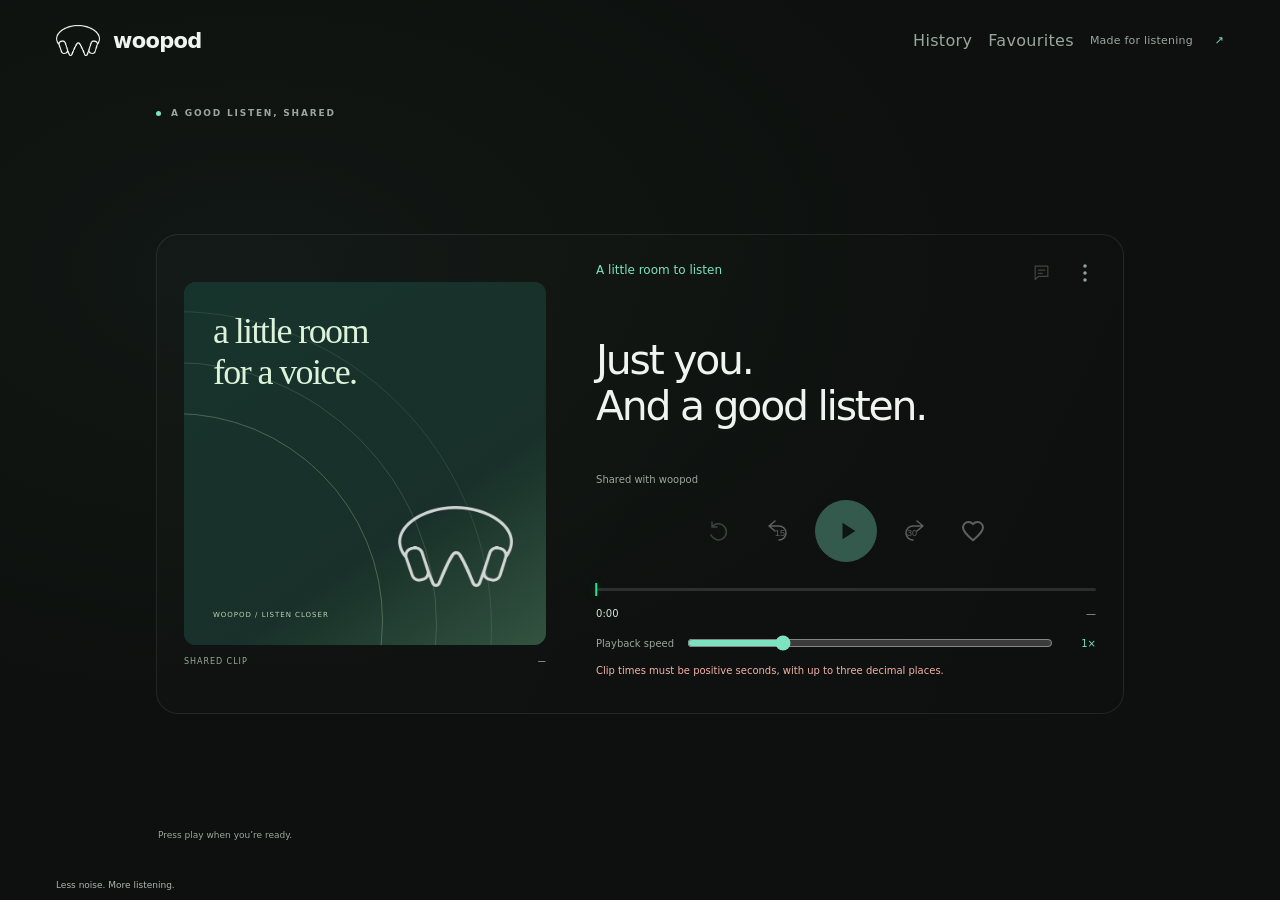
<file: c/index.html>
<!doctype html>
<html lang="en">
<head>
  <meta charset="utf-8"><meta name="viewport" content="width=device-width, initial-scale=1">
  <meta name="referrer" content="no-referrer"><meta name="color-scheme" content="dark">
  <!-- WOOPOD_SHARE_META_START -->
  <meta name="description" content="A little room to listen. Play a shared podcast or clip with Woopod.">
  <meta property="og:title" content="A good listen, shared with Woopod">
  <meta property="og:type" content="website">
  <meta property="og:site_name" content="Woopod">
  <meta property="og:image" content="https://woopod.com/assets/app-icon-dark.png">
  <meta name="twitter:card" content="summary_large_image">
  <!-- WOOPOD_SHARE_META_END -->
  <title>Listen · woopod</title>
  <link rel="icon" href="../favicon.ico"><link rel="stylesheet" href="../player/player.css">
  <script type="module" src="../player/player.mjs"></script>
</head>
<body data-mode="clip">
<a class="skip-link" href="#player">Skip to player</a>
<svg class="sprite" aria-hidden="true" xmlns="http://www.w3.org/2000/svg">
  <symbol id="icon-play" viewBox="0 0 24 24"><path d="m9 5 11 7-11 7Z" fill="currentColor" stroke="none"/></symbol>
  <symbol id="icon-pause" viewBox="0 0 24 24"><path d="M8 5v14M16 5v14" stroke-width="4"/></symbol>
  <symbol id="icon-back" viewBox="0 0 24 24"><path d="M9 5 3 10l6 5M3 10h10a7 7 0 0 1 0 14" transform="translate(1 -3)"/><text x="10" y="17" stroke="none" fill="currentColor" font-size="9" font-family="sans-serif">15</text></symbol>
  <symbol id="icon-forward" viewBox="0 0 24 24"><path d="m15 5 6 5-6 5m6-5H11a7 7 0 0 0 0 14" transform="translate(-1 -3)"/><text x="4" y="17" stroke="none" fill="currentColor" font-size="9" font-family="sans-serif">30</text></symbol>
  <symbol id="icon-restart" viewBox="0 0 24 24"><path d="M5 8a8 8 0 1 1-1 8M5 3v5h5"/></symbol>
  <symbol id="icon-heart" viewBox="0 0 24 24"><path d="M12 21.35l-1.45-1.32C5.4 15.36 2 12.28 2 8.5 2 5.42 4.42 3 7.5 3c1.74 0 3.41.81 4.5 2.09C13.09 3.81 14.76 3 16.5 3 19.58 3 22 5.42 22 8.5c0 3.78-3.4 6.86-8.55 11.54L12 21.35z" fill="none" stroke="currentColor" stroke-width="2"/></symbol>
  <symbol id="icon-heart-filled" viewBox="0 0 24 24"><path d="M12 21.35l-1.45-1.32C5.4 15.36 2 12.28 2 8.5 2 5.42 4.42 3 7.5 3c1.74 0 3.41.81 4.5 2.09C13.09 3.81 14.76 3 16.5 3 19.58 3 22 5.42 22 8.5c0 3.78-3.4 6.86-8.55 11.54L12 21.35z" fill="currentColor" stroke="none"/></symbol>
  <symbol id="icon-arrow" viewBox="0 0 24 24"><path d="M5 12h14m-5-5 5 5-5 5"/></symbol>
  <symbol id="icon-chat" viewBox="0 0 24 24"><path d="M4 4h16v13H8l-4 4Z"/><path d="M8 9h8m-8 4h5"/></symbol>
  <symbol id="icon-more" viewBox="0 0 24 24"><circle cx="12" cy="5" r="1"/><circle cx="12" cy="12" r="1"/><circle cx="12" cy="19" r="1"/></symbol>
</svg>
<header class="site-header">
  <a class="brand" href="../"><img src="../assets/woopod-mark.png" alt="" width="44" height="34"><span>woopod</span></a>
  <div class="header-actions">
    <button class="header-link" type="button" id="history-open">History</button>
    <button class="header-link" type="button" id="favorites-open">Favourites</button>
    <a class="header-link" href="../#experience">Made for listening <span aria-hidden="true">↗</span></a>
  </div>
</header>
<main id="player">
  <div class="above-player"><span class="eyebrow"><i></i> A GOOD LISTEN, SHARED</span><nav class="demo-switch" aria-label="Preview mode" hidden><a href="../c/?demo=1">Clip</a><a href="../p/?demo=1">Full episode</a></nav></div>
  <article class="player-shell" aria-labelledby="episode-title">
    <div class="art-side">
      <div class="artwork" id="artwork"><img id="cover" alt="" hidden><div class="art-fallback"><span class="art-kicker">a little room<br>for a voice.</span><div class="orbit orbit-one"></div><div class="orbit orbit-two"></div><div class="orbit orbit-three"></div><img src="../assets/woopod-mark.png" alt="" class="art-logo"><span class="art-foot">WOOPOD / LISTEN CLOSER</span></div></div>
      <div class="art-caption"><span id="format">SHARED CLIP</span><span id="range-label">—</span></div>
    </div>
    <div class="listening-side">
      <div class="metadata-top"><p class="podcast" id="podcast-name">A little room to listen</p><button id="open-conversation" class="icon-button conversation-button" aria-label="Public conversation" disabled><svg><use href="#icon-chat"/></svg></button><details class="settings"><summary aria-label="Playback settings"><svg><use href="#icon-more"/></svg></summary><div class="settings-panel"><label for="volume">Volume <output id="volume-value">100%</output></label><input id="volume" type="range" min="0" max="1" step="0.05" value="1"></div></details></div>
      <h1 id="episode-title">Just you.<br>And a good listen.</h1>
      <p id="episode-meta" class="episode-meta">Shared with woopod</p>
      <div class="transport">
        <button class="icon-button secondary restart" id="restart" aria-label="Restart" disabled><svg><use href="#icon-restart"/></svg></button>
        <button class="icon-button skip" id="back" aria-label="Back 15 seconds" disabled><svg><use href="#icon-back"/></svg></button>
        <button class="play-button" id="play" aria-label="Play" disabled><svg><use href="#icon-play"/></svg></button>
        <button class="icon-button skip" id="forward" aria-label="Forward 30 seconds" disabled><svg><use href="#icon-forward"/></svg></button>
        <button class="icon-button secondary" id="like" aria-label="Add to favourites" aria-pressed="false" disabled><svg><use href="#icon-heart"/></svg></button>
      </div>
      <div class="timeline" id="timeline"><div class="timeline-rail"><div class="timeline-fill"></div><div class="playhead"></div></div><input id="seek" type="range" min="0" max="1" step="0.001" value="0" aria-label="Playback position" disabled></div>
      <div class="times"><output id="current">0:00</output><span id="remaining">—</span></div>
      <div class="speed-control"><label for="speed">Playback speed</label><input id="speed" type="range" min="0.5" max="2.5" step="0.1" value="1"><output id="speed-value" for="speed">1×</output></div>
      <p class="status" id="status" role="status" aria-live="polite">Preparing your listen…</p>
      <a class="whole-link" id="whole" hidden>Stay for the whole episode <svg><use href="#icon-arrow"/></svg></a>
    </div>
  </article>
  <section class="quote-section" id="quote-section" aria-label="Clip maker's comment" hidden><span class="quote-mark" aria-hidden="true">“</span><blockquote id="quote"></blockquote><p>A NOTE FROM THE PERSON WHO SHARED THIS</p></section>
  <div class="under-player"><p id="playback-note">Press play when you’re ready.</p><a id="publisher" target="_blank" rel="noopener noreferrer" hidden>Publisher audio ↗</a><a id="feed" target="_blank" rel="noopener noreferrer" hidden>Podcast feed ↗</a></div>
  <dialog id="library-modal" aria-labelledby="library-title">
    <div class="library-heading"><h2 id="library-title">History</h2><button type="button" id="close-library" aria-label="Close">×</button></div>
    <ul id="library-list" class="library-list"></ul>
    <p id="library-empty" class="library-empty" hidden>Nothing saved yet.</p>
  </dialog>
  <noscript>This player needs JavaScript. You can still open the original audio link from the person who shared it.</noscript>
</main>
<footer><a href="../">Less noise. More listening.</a></footer>
<dialog id="conversation" aria-labelledby="conversation-title">
  <div class="conversation-heading"><h2 id="conversation-title">Public conversation</h2><button type="button" id="close-conversation" aria-label="Close conversation">×</button></div>
  <label class="sr-only" for="comment-scope">Discussion scope</label><select id="comment-scope"></select>
  <p id="social-status" role="status">Public comments are shared across compatible apps.</p>
  <div id="comments" tabindex="0" aria-label="Public comments"></div>
  <div class="conversation-actions"><button id="comments-refresh" type="button">Refresh</button><button id="comments-unmute" type="button" hidden>Unmute all</button><button id="comments-older" type="button" hidden>Load older</button></div>
  <form id="comment-form"><p id="reply-target"></p><button id="cancel-reply" type="button">Cancel reply</button><label for="comment-text">Your public comment</label><textarea id="comment-text" maxlength="6000" rows="3" required></textarea><p>Posting signs a public message and sends it to Fountain and compatible relays. Your browser signer asks for approval. Clip notes in the shared link stay separate.</p><button type="submit" id="comment-send">Post publicly</button><button id="comment-retry" type="button" hidden>Retry saved post</button></form>
</dialog>
<audio id="audio" preload="metadata"></audio>
</body>
</html>
</file>
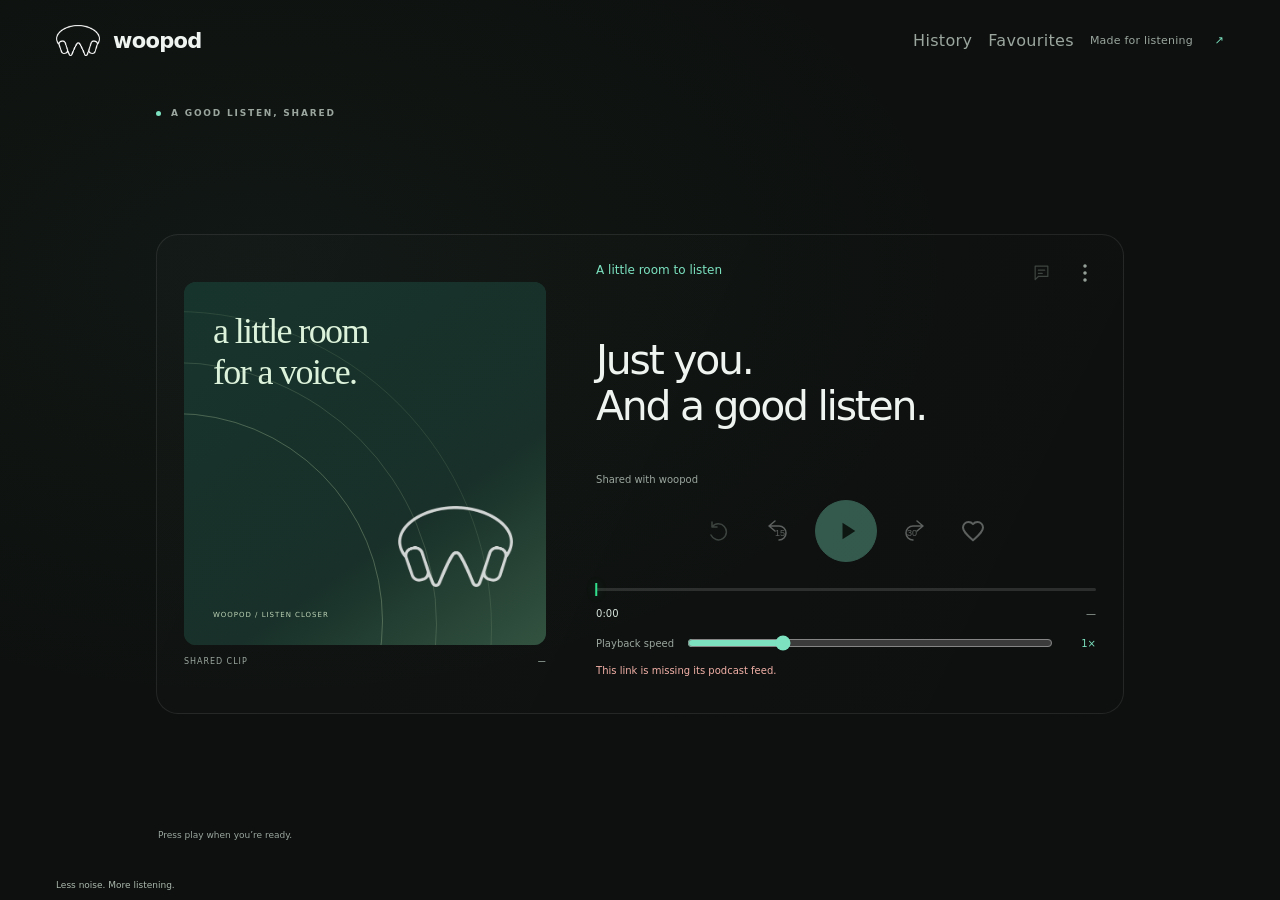
<file: p/index.html>
<!doctype html>
<html lang="en">
<head>
  <meta charset="utf-8"><meta name="viewport" content="width=device-width, initial-scale=1">
  <meta name="referrer" content="no-referrer"><meta name="color-scheme" content="dark">
  <!-- WOOPOD_SHARE_META_START -->
  <meta name="description" content="A little room to listen. Play a shared podcast or clip with Woopod.">
  <meta property="og:title" content="A good listen, shared with Woopod">
  <meta property="og:type" content="website">
  <meta property="og:site_name" content="Woopod">
  <meta property="og:image" content="https://woopod.com/assets/app-icon-dark.png">
  <meta name="twitter:card" content="summary_large_image">
  <!-- WOOPOD_SHARE_META_END -->
  <title>Listen · woopod</title>
  <link rel="icon" href="../favicon.ico"><link rel="stylesheet" href="../player/player.css">
  <script type="module" src="../player/player.mjs"></script>
</head>
<body data-mode="episode">
<a class="skip-link" href="#player">Skip to player</a>
<svg class="sprite" aria-hidden="true" xmlns="http://www.w3.org/2000/svg">
  <symbol id="icon-play" viewBox="0 0 24 24"><path d="m9 5 11 7-11 7Z" fill="currentColor" stroke="none"/></symbol>
  <symbol id="icon-pause" viewBox="0 0 24 24"><path d="M8 5v14M16 5v14" stroke-width="4"/></symbol>
  <symbol id="icon-back" viewBox="0 0 24 24"><path d="M9 5 3 10l6 5M3 10h10a7 7 0 0 1 0 14" transform="translate(1 -3)"/><text x="10" y="17" stroke="none" fill="currentColor" font-size="9" font-family="sans-serif">15</text></symbol>
  <symbol id="icon-forward" viewBox="0 0 24 24"><path d="m15 5 6 5-6 5m6-5H11a7 7 0 0 0 0 14" transform="translate(-1 -3)"/><text x="4" y="17" stroke="none" fill="currentColor" font-size="9" font-family="sans-serif">30</text></symbol>
  <symbol id="icon-restart" viewBox="0 0 24 24"><path d="M5 8a8 8 0 1 1-1 8M5 3v5h5"/></symbol>
  <symbol id="icon-heart" viewBox="0 0 24 24"><path d="M12 21.35l-1.45-1.32C5.4 15.36 2 12.28 2 8.5 2 5.42 4.42 3 7.5 3c1.74 0 3.41.81 4.5 2.09C13.09 3.81 14.76 3 16.5 3 19.58 3 22 5.42 22 8.5c0 3.78-3.4 6.86-8.55 11.54L12 21.35z" fill="none" stroke="currentColor" stroke-width="2"/></symbol>
  <symbol id="icon-heart-filled" viewBox="0 0 24 24"><path d="M12 21.35l-1.45-1.32C5.4 15.36 2 12.28 2 8.5 2 5.42 4.42 3 7.5 3c1.74 0 3.41.81 4.5 2.09C13.09 3.81 14.76 3 16.5 3 19.58 3 22 5.42 22 8.5c0 3.78-3.4 6.86-8.55 11.54L12 21.35z" fill="currentColor" stroke="none"/></symbol>
  <symbol id="icon-arrow" viewBox="0 0 24 24"><path d="M5 12h14m-5-5 5 5-5 5"/></symbol>
  <symbol id="icon-chat" viewBox="0 0 24 24"><path d="M4 4h16v13H8l-4 4Z"/><path d="M8 9h8m-8 4h5"/></symbol>
  <symbol id="icon-more" viewBox="0 0 24 24"><circle cx="12" cy="5" r="1"/><circle cx="12" cy="12" r="1"/><circle cx="12" cy="19" r="1"/></symbol>
</svg>
<header class="site-header">
  <a class="brand" href="../"><img src="../assets/woopod-mark.png" alt="" width="44" height="34"><span>woopod</span></a>
  <div class="header-actions">
    <button class="header-link" type="button" id="history-open">History</button>
    <button class="header-link" type="button" id="favorites-open">Favourites</button>
    <a class="header-link" href="../#experience">Made for listening <span aria-hidden="true">↗</span></a>
  </div>
</header>
<main id="player">
  <div class="above-player"><span class="eyebrow"><i></i> A GOOD LISTEN, SHARED</span><nav class="demo-switch" aria-label="Preview mode" hidden><a href="../c/?demo=1">Clip</a><a href="../p/?demo=1">Full episode</a></nav></div>
  <article class="player-shell" aria-labelledby="episode-title">
    <div class="art-side">
      <div class="artwork" id="artwork"><img id="cover" alt="" hidden><div class="art-fallback"><span class="art-kicker">a little room<br>for a voice.</span><div class="orbit orbit-one"></div><div class="orbit orbit-two"></div><div class="orbit orbit-three"></div><img src="../assets/woopod-mark.png" alt="" class="art-logo"><span class="art-foot">WOOPOD / LISTEN CLOSER</span></div></div>
      <div class="art-caption"><span id="format">SHARED CLIP</span><span id="range-label">—</span></div>
    </div>
    <div class="listening-side">
      <div class="metadata-top"><p class="podcast" id="podcast-name">A little room to listen</p><button id="open-conversation" class="icon-button conversation-button" aria-label="Public conversation" disabled><svg><use href="#icon-chat"/></svg></button><details class="settings"><summary aria-label="Playback settings"><svg><use href="#icon-more"/></svg></summary><div class="settings-panel"><label for="volume">Volume <output id="volume-value">100%</output></label><input id="volume" type="range" min="0" max="1" step="0.05" value="1"></div></details></div>
      <h1 id="episode-title">Just you.<br>And a good listen.</h1>
      <p id="episode-meta" class="episode-meta">Shared with woopod</p>
      <div class="transport">
        <button class="icon-button secondary restart" id="restart" aria-label="Restart" disabled><svg><use href="#icon-restart"/></svg></button>
        <button class="icon-button skip" id="back" aria-label="Back 15 seconds" disabled><svg><use href="#icon-back"/></svg></button>
        <button class="play-button" id="play" aria-label="Play" disabled><svg><use href="#icon-play"/></svg></button>
        <button class="icon-button skip" id="forward" aria-label="Forward 30 seconds" disabled><svg><use href="#icon-forward"/></svg></button>
        <button class="icon-button secondary" id="like" aria-label="Add to favourites" aria-pressed="false" disabled><svg><use href="#icon-heart"/></svg></button>
      </div>
      <div class="timeline" id="timeline"><div class="timeline-rail"><div class="timeline-fill"></div><div class="playhead"></div></div><input id="seek" type="range" min="0" max="1" step="0.001" value="0" aria-label="Playback position" disabled></div>
      <div class="times"><output id="current">0:00</output><span id="remaining">—</span></div>
      <div class="speed-control"><label for="speed">Playback speed</label><input id="speed" type="range" min="0.5" max="2.5" step="0.1" value="1"><output id="speed-value" for="speed">1×</output></div>
      <p class="status" id="status" role="status" aria-live="polite">Preparing your listen…</p>
      <a class="whole-link" id="whole" hidden>Stay for the whole episode <svg><use href="#icon-arrow"/></svg></a>
    </div>
  </article>
  <section class="quote-section" id="quote-section" aria-label="Clip maker's comment" hidden><span class="quote-mark" aria-hidden="true">“</span><blockquote id="quote"></blockquote><p>A NOTE FROM THE PERSON WHO SHARED THIS</p></section>
  <div class="under-player"><p id="playback-note">Press play when you’re ready.</p><a id="publisher" target="_blank" rel="noopener noreferrer" hidden>Publisher audio ↗</a><a id="feed" target="_blank" rel="noopener noreferrer" hidden>Podcast feed ↗</a></div>
  <dialog id="library-modal" aria-labelledby="library-title">
    <div class="library-heading"><h2 id="library-title">History</h2><button type="button" id="close-library" aria-label="Close">×</button></div>
    <ul id="library-list" class="library-list"></ul>
    <p id="library-empty" class="library-empty" hidden>Nothing saved yet.</p>
  </dialog>
  <noscript>This player needs JavaScript. You can still open the original audio link from the person who shared it.</noscript>
</main>
<footer><a href="../">Less noise. More listening.</a></footer>
<dialog id="conversation" aria-labelledby="conversation-title">
  <div class="conversation-heading"><h2 id="conversation-title">Public conversation</h2><button type="button" id="close-conversation" aria-label="Close conversation">×</button></div>
  <label class="sr-only" for="comment-scope">Discussion scope</label><select id="comment-scope"></select>
  <p id="social-status" role="status">Public comments are shared across compatible apps.</p>
  <div id="comments" tabindex="0" aria-label="Public comments"></div>
  <div class="conversation-actions"><button id="comments-refresh" type="button">Refresh</button><button id="comments-unmute" type="button" hidden>Unmute all</button><button id="comments-older" type="button" hidden>Load older</button></div>
  <form id="comment-form"><p id="reply-target"></p><button id="cancel-reply" type="button">Cancel reply</button><label for="comment-text">Your public comment</label><textarea id="comment-text" maxlength="6000" rows="3" required></textarea><p>Posting signs a public message and sends it to Fountain and compatible relays. Your browser signer asks for approval. Clip notes in the shared link stay separate.</p><button type="submit" id="comment-send">Post publicly</button><button id="comment-retry" type="button" hidden>Retry saved post</button></form>
</dialog>
<audio id="audio" preload="metadata"></audio>
</body>
</html>
</file>
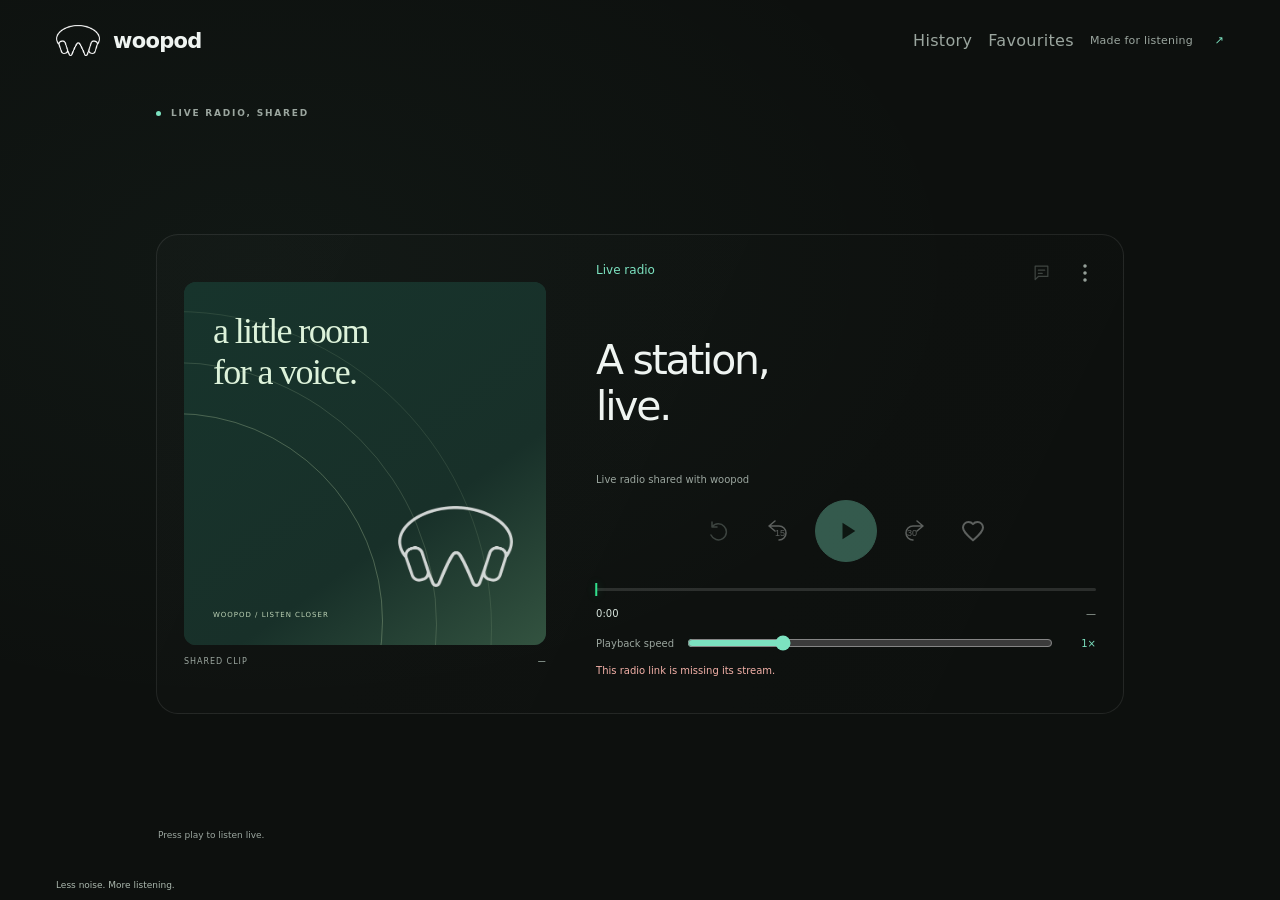
<file: r/index.html>
<!doctype html>
<html lang="en">
<head>
  <meta charset="utf-8"><meta name="viewport" content="width=device-width, initial-scale=1">
  <meta name="referrer" content="no-referrer"><meta name="color-scheme" content="dark">
  <!-- WOOPOD_SHARE_META_START -->
  <meta name="description" content="Listen to a live radio stream shared with Woopod.">
  <meta property="og:title" content="A good listen, shared with Woopod">
  <meta property="og:type" content="website">
  <meta property="og:site_name" content="Woopod">
  <meta property="og:image" content="https://woopod.com/assets/app-icon-dark.png">
  <meta name="twitter:card" content="summary_large_image">
  <!-- WOOPOD_SHARE_META_END -->
  <title>Radio · woopod</title>
  <link rel="icon" href="../favicon.ico"><link rel="stylesheet" href="../player/player.css">
  <script type="module" src="../player/player.mjs?v=radio"></script>
</head>
<body data-mode="radio">
<a class="skip-link" href="#player">Skip to player</a>
<svg class="sprite" aria-hidden="true" xmlns="http://www.w3.org/2000/svg">
  <symbol id="icon-play" viewBox="0 0 24 24"><path d="m9 5 11 7-11 7Z" fill="currentColor" stroke="none"/></symbol>
  <symbol id="icon-pause" viewBox="0 0 24 24"><path d="M8 5v14M16 5v14" stroke-width="4"/></symbol>
  <symbol id="icon-back" viewBox="0 0 24 24"><path d="M9 5 3 10l6 5M3 10h10a7 7 0 0 1 0 14" transform="translate(1 -3)"/><text x="10" y="17" stroke="none" fill="currentColor" font-size="9" font-family="sans-serif">15</text></symbol>
  <symbol id="icon-forward" viewBox="0 0 24 24"><path d="m15 5 6 5-6 5m6-5H11a7 7 0 0 0 0 14" transform="translate(-1 -3)"/><text x="4" y="17" stroke="none" fill="currentColor" font-size="9" font-family="sans-serif">30</text></symbol>
  <symbol id="icon-restart" viewBox="0 0 24 24"><path d="M5 8a8 8 0 1 1-1 8M5 3v5h5"/></symbol>
  <symbol id="icon-heart" viewBox="0 0 24 24"><path d="M12 21.35l-1.45-1.32C5.4 15.36 2 12.28 2 8.5 2 5.42 4.42 3 7.5 3c1.74 0 3.41.81 4.5 2.09C13.09 3.81 14.76 3 16.5 3 19.58 3 22 5.42 22 8.5c0 3.78-3.4 6.86-8.55 11.54L12 21.35z" fill="none" stroke="currentColor" stroke-width="2"/></symbol>
  <symbol id="icon-heart-filled" viewBox="0 0 24 24"><path d="M12 21.35l-1.45-1.32C5.4 15.36 2 12.28 2 8.5 2 5.42 4.42 3 7.5 3c1.74 0 3.41.81 4.5 2.09C13.09 3.81 14.76 3 16.5 3 19.58 3 22 5.42 22 8.5c0 3.78-3.4 6.86-8.55 11.54L12 21.35z" fill="currentColor" stroke="none"/></symbol>
  <symbol id="icon-arrow" viewBox="0 0 24 24"><path d="M5 12h14m-5-5 5 5-5 5"/></symbol>
  <symbol id="icon-chat" viewBox="0 0 24 24"><path d="M4 4h16v13H8l-4 4Z"/><path d="M8 9h8m-8 4h5"/></symbol>
  <symbol id="icon-more" viewBox="0 0 24 24"><circle cx="12" cy="5" r="1"/><circle cx="12" cy="12" r="1"/><circle cx="12" cy="19" r="1"/></symbol>
</svg>
<header class="site-header">
  <a class="brand" href="../"><img src="../assets/woopod-mark.png" alt="" width="44" height="34"><span>woopod</span></a>
  <div class="header-actions">
    <button class="header-link" type="button" id="history-open">History</button>
    <button class="header-link" type="button" id="favorites-open">Favourites</button>
    <a class="header-link" href="../#experience">Made for listening <span aria-hidden="true">↗</span></a>
  </div>
</header>
<main id="player">
  <div class="above-player"><span class="eyebrow"><i></i> LIVE RADIO, SHARED</span><nav class="demo-switch" aria-label="Preview mode" hidden><a href="../c/?demo=1">Clip</a><a href="../p/?demo=1">Full episode</a></nav></div>
  <article class="player-shell" aria-labelledby="episode-title">
    <div class="art-side">
      <div class="artwork" id="artwork"><img id="cover" alt="" hidden><div class="art-fallback"><span class="art-kicker">a little room<br>for a voice.</span><div class="orbit orbit-one"></div><div class="orbit orbit-two"></div><div class="orbit orbit-three"></div><img src="../assets/woopod-mark.png" alt="" class="art-logo"><span class="art-foot">WOOPOD / LISTEN CLOSER</span></div></div>
      <div class="art-caption"><span id="format">SHARED CLIP</span><span id="range-label">—</span></div>
    </div>
    <div class="listening-side">
      <div class="metadata-top"><p class="podcast" id="podcast-name">Live radio</p><button id="open-conversation" class="icon-button conversation-button" aria-label="Public conversation" disabled><svg><use href="#icon-chat"/></svg></button><details class="settings"><summary aria-label="Playback settings"><svg><use href="#icon-more"/></svg></summary><div class="settings-panel"><label for="volume">Volume <output id="volume-value">100%</output></label><input id="volume" type="range" min="0" max="1" step="0.05" value="1"></div></details></div>
      <h1 id="episode-title">A station,<br>live.</h1>
      <p id="episode-meta" class="episode-meta">Live radio shared with woopod</p>
      <div class="transport">
        <button class="icon-button secondary restart" id="restart" aria-label="Restart" disabled><svg><use href="#icon-restart"/></svg></button>
        <button class="icon-button skip" id="back" aria-label="Back 15 seconds" disabled><svg><use href="#icon-back"/></svg></button>
        <button class="play-button" id="play" aria-label="Play" disabled><svg><use href="#icon-play"/></svg></button>
        <button class="icon-button skip" id="forward" aria-label="Forward 30 seconds" disabled><svg><use href="#icon-forward"/></svg></button>
        <button class="icon-button secondary" id="like" aria-label="Add to favourites" aria-pressed="false" disabled><svg><use href="#icon-heart"/></svg></button>
      </div>
      <div class="timeline" id="timeline"><div class="timeline-rail"><div class="timeline-fill"></div><div class="playhead"></div></div><input id="seek" type="range" min="0" max="1" step="0.001" value="0" aria-label="Playback position" disabled></div>
      <div class="times"><output id="current">0:00</output><span id="remaining">—</span></div>
      <div class="speed-control"><label for="speed">Playback speed</label><input id="speed" type="range" min="0.5" max="2.5" step="0.1" value="1"><output id="speed-value" for="speed">1×</output></div>
      <p class="status" id="status" role="status" aria-live="polite">Connecting to the station…</p>
      <a class="whole-link" id="whole" hidden>Stay for the whole episode <svg><use href="#icon-arrow"/></svg></a>
    </div>
  </article>
  <section class="quote-section" id="quote-section" aria-label="Clip maker's comment" hidden><span class="quote-mark" aria-hidden="true">“</span><blockquote id="quote"></blockquote><p>A NOTE FROM THE PERSON WHO SHARED THIS</p></section>
  <div class="under-player"><p id="playback-note">Press play to listen live.</p><a id="publisher" target="_blank" rel="noopener noreferrer" hidden>Station homepage ↗</a><a id="feed" target="_blank" rel="noopener noreferrer" hidden>Podcast feed ↗</a></div>
  <dialog id="library-modal" aria-labelledby="library-title">
    <div class="library-heading"><h2 id="library-title">History</h2><button type="button" id="close-library" aria-label="Close">×</button></div>
    <ul id="library-list" class="library-list"></ul>
    <p id="library-empty" class="library-empty" hidden>Nothing saved yet.</p>
  </dialog>
  <noscript>This player needs JavaScript. You can still open the station stream from the person who shared it.</noscript>
</main>
<footer><a href="../">Less noise. More listening.</a></footer>
<dialog id="conversation" aria-labelledby="conversation-title">
  <div class="conversation-heading"><h2 id="conversation-title">Public conversation</h2><button type="button" id="close-conversation" aria-label="Close conversation">×</button></div>
  <label class="sr-only" for="comment-scope">Discussion scope</label><select id="comment-scope"></select>
  <p id="social-status" role="status">Public comments are shared across compatible apps.</p>
  <div id="comments" tabindex="0" aria-label="Public comments"></div>
  <div class="conversation-actions"><button id="comments-refresh" type="button">Refresh</button><button id="comments-unmute" type="button" hidden>Unmute all</button><button id="comments-older" type="button" hidden>Load older</button></div>
  <form id="comment-form"><p id="reply-target"></p><button id="cancel-reply" type="button">Cancel reply</button><label for="comment-text">Your public comment</label><textarea id="comment-text" maxlength="6000" rows="3" required></textarea><p>Posting signs a public message and sends it to Fountain and compatible relays. Your browser signer asks for approval. Clip notes in the shared link stay separate.</p><button type="submit" id="comment-send">Post publicly</button><button id="comment-retry" type="button" hidden>Retry saved post</button></form>
</dialog>
<audio id="audio" preload="metadata"></audio>
</body>
</html>
</file>
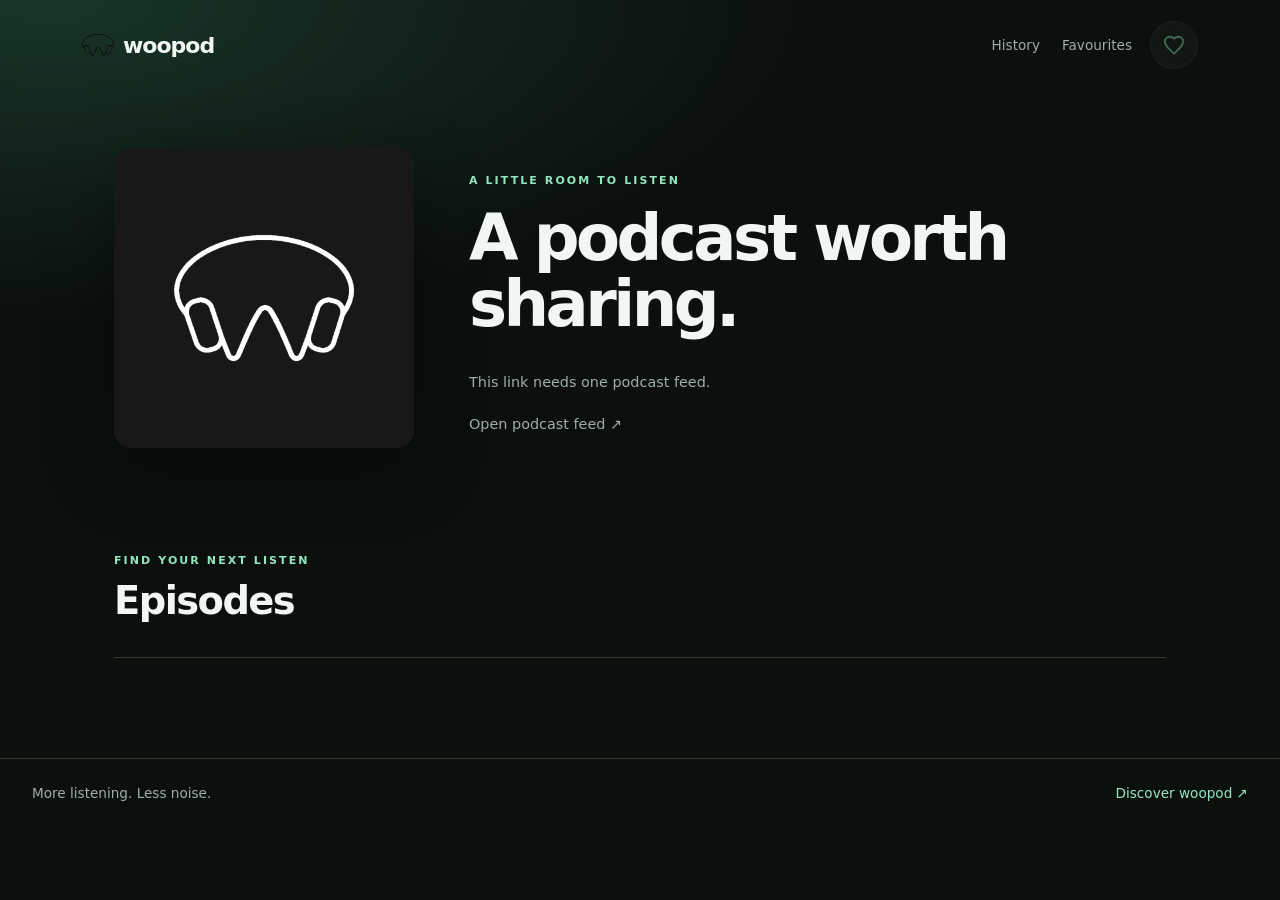
<file: show/index.html>
<!doctype html>
<html lang="en"><head>
<meta charset="utf-8"><meta name="viewport" content="width=device-width, initial-scale=1"><meta name="referrer" content="no-referrer"><meta name="color-scheme" content="dark">
<!-- WOOPOD_SHARE_META_START -->
<meta name="description" content="Discover a podcast on Woopod."><meta property="og:title" content="A podcast shared with Woopod"><meta property="og:type" content="website"><meta property="og:image" content="https://woopod.com/assets/app-icon-dark.png"><meta name="twitter:card" content="summary_large_image">
<!-- WOOPOD_SHARE_META_END -->
<title>Podcast · woopod</title><link rel="icon" href="/favicon.ico"><link rel="stylesheet" href="/show/show.css"><script type="module" src="/show/show.mjs"></script>
</head><body>
<svg style="display:none" aria-hidden="true">
  <symbol id="icon-heart" viewBox="0 0 24 24"><path d="M12 21.35l-1.45-1.32C5.4 15.36 2 12.28 2 8.5 2 5.42 4.42 3 7.5 3c1.74 0 3.41.81 4.5 2.09C13.09 3.81 14.76 3 16.5 3 19.58 3 22 5.42 22 8.5c0 3.78-3.4 6.86-8.55 11.54L12 21.35z" fill="none" stroke="currentColor" stroke-width="2"/></symbol>
  <symbol id="icon-heart-filled" viewBox="0 0 24 24"><path d="M12 21.35l-1.45-1.32C5.4 15.36 2 12.28 2 8.5 2 5.42 4.42 3 7.5 3c1.74 0 3.41.81 4.5 2.09C13.09 3.81 14.76 3 16.5 3 19.58 3 22 5.42 22 8.5c0 3.78-3.4 6.86-8.55 11.54L12 21.35z" fill="currentColor"/></symbol>
</svg>
<header><a class="brand" href="/" aria-label="Woopod home"><img src="../assets/woopod-mark.png" alt=""><span>woopod</span></a><div class="header-actions"><button class="header-link" type="button" id="history-open">History</button><button class="header-link" type="button" id="favorites-open">Favourites</button><button class="share" id="like" type="button" aria-label="Add to favourites" aria-pressed="false" disabled><svg aria-hidden="true"><use href="#icon-heart"/></svg></button></div></header>
<main><section class="hero" aria-labelledby="title"><div class="poster"><img id="cover" src="../assets/app-icon-dark.png" alt=""></div><div class="intro"><p class="eyebrow">A LITTLE ROOM TO LISTEN</p><h1 id="title">A podcast worth sharing.</h1><p id="description" class="description"></p><p id="status" role="status" aria-live="polite">Finding the podcast…</p><button id="retry" class="retry" type="button" hidden>Try again</button><a id="feed" class="feed" target="_blank" rel="noopener noreferrer" hidden>Open podcast feed ↗</a></div></section>
<section class="episodes" aria-labelledby="episode-heading"><div class="section-heading"><div><p class="eyebrow">FIND YOUR NEXT LISTEN</p><h2 id="episode-heading">Episodes</h2></div><span id="count"></span></div><div id="episode-list" class="episode-list"></div><button id="more" class="retry more" type="button" hidden>Load more episodes</button></section></main>
<dialog id="library-modal" aria-labelledby="library-title"><div class="library-heading"><h2 id="library-title">History</h2><button type="button" id="close-library" aria-label="Close">×</button></div><ul id="library-list" class="library-list"></ul><p id="library-empty" class="library-empty" hidden>Nothing saved yet.</p></dialog>
<footer>More listening. Less noise. <a href="/">Discover woopod ↗</a></footer></body></html>
</file>
<file: styles.css>
:root {
  --accent: #7ce2c0;
  --accent-rgb: 124, 226, 192;
  --ink: #eff4f1;
  --muted: #9ba69f;
  --dim: #68716c;
  --ground: #0d100e;
  --ground-2: #141815;
  --card: #1a201c;
  --line: rgba(239, 244, 241, .13);
  --radius: 28px;
  --display: "Arial Narrow", "Aptos Display", "Helvetica Neue", Arial, sans-serif;
  --body: Inter, ui-sans-serif, system-ui, -apple-system, BlinkMacSystemFont, "Segoe UI", sans-serif;
  --max: 1240px;
}

* { box-sizing: border-box; }
html { scroll-behavior: smooth; background: var(--ground); }
body { margin: 0; background: var(--ground); color: var(--ink); font-family: var(--body); line-height: 1.5; overflow-x: hidden; }
body.menu-open { overflow: hidden; }
::selection { background: var(--accent); color: #07100c; }
a { color: inherit; }
button, input { font: inherit; }
img, svg { display: block; }
svg { fill: currentColor; }
.svg-sprite { position: absolute; width: 0; height: 0; overflow: hidden; }
.sr-only { position: absolute; width: 1px; height: 1px; padding: 0; margin: -1px; overflow: hidden; clip: rect(0,0,0,0); white-space: nowrap; border: 0; }
.skip-link { position: fixed; left: 16px; top: -80px; z-index: 1000; padding: 12px 18px; background: var(--accent); color: #07100c; border-radius: 12px; text-decoration: none; font-weight: 700; transition: top .2s; }
.skip-link:focus { top: 16px; }

.coming-soon-overlay { position: fixed; inset: 0; z-index: 200; display: grid; place-items: center; padding: 24px; background: rgba(13, 16, 14, .38); pointer-events: none; }
.coming-soon-overlay > span { color: rgba(239, 244, 241, .88); font-family: var(--display); font-size: clamp(5rem, 16vw, 15rem); font-weight: 800; line-height: .78; letter-spacing: -.075em; text-align: center; text-transform: uppercase; text-shadow: 0 4px 36px rgba(0, 0, 0, .34); }
.coming-soon-dot { color: var(--accent); }

.site-header { position: fixed; inset: 0 0 auto; z-index: 100; height: 82px; display: grid; grid-template-columns: 1fr auto 1fr; align-items: center; gap: 28px; padding: 0 max(24px, calc((100vw - var(--max)) / 2)); border-bottom: 1px solid transparent; transition: background .25s, border-color .25s, height .25s; }
.site-header.scrolled { height: 68px; background: rgba(13,16,14,.83); border-color: var(--line); backdrop-filter: blur(18px); }
.brand { display: inline-flex; align-items: center; gap: 12px; width: max-content; color: var(--ink); text-decoration: none; font-size: 1.18rem; font-weight: 650; letter-spacing: -.03em; }
.brand img { width: 47px; height: 35px; object-fit: contain; filter: invert(1); }
.primary-nav { display: flex; align-items: center; gap: 28px; }
.primary-nav a { position: relative; color: var(--muted); text-decoration: none; font-size: .83rem; letter-spacing: .07em; text-transform: uppercase; }
.primary-nav a::after { content: ""; position: absolute; left: 0; right: 100%; bottom: -7px; height: 1px; background: var(--accent); transition: right .25s; }
.primary-nav a:hover, .primary-nav a:focus-visible, .primary-nav a.active { color: var(--ink); }
.primary-nav a:hover::after, .primary-nav a:focus-visible::after, .primary-nav a.active::after { right: 0; }
.header-cta { justify-self: end; color: var(--ink); text-decoration: none; font-size: .82rem; border: 1px solid var(--line); border-radius: 999px; padding: 10px 16px; transition: border-color .2s, background .2s; }
.header-cta:hover { border-color: var(--accent); background: rgba(var(--accent-rgb), .08); }
.menu-button { display: none; }

.hero { position: relative; min-height: 100svh; display: grid; grid-template-columns: minmax(0,1.02fr) minmax(360px,.98fr); align-items: center; gap: 5vw; padding: 128px max(24px, calc((100vw - var(--max)) / 2)) 86px; overflow: clip; isolation: isolate; }
.hero::before { content: ""; position: absolute; inset: 0; z-index: -4; background: radial-gradient(circle at 72% 38%, rgba(var(--accent-rgb), .12), transparent 27%), linear-gradient(115deg, #0d100e 35%, #111812); }
.hero::after { content: ""; position: absolute; inset: 0; z-index: -3; opacity: .16; background-image: linear-gradient(rgba(255,255,255,.04) 1px, transparent 1px), linear-gradient(90deg, rgba(255,255,255,.04) 1px, transparent 1px); background-size: 64px 64px; mask-image: linear-gradient(to right, black, transparent 82%); }
.hero-copy { position: relative; z-index: 3; max-width: 710px; }
.eyebrow { margin: 0 0 22px; color: var(--accent); font-size: .75rem; font-weight: 700; letter-spacing: .18em; text-transform: uppercase; }
.pulse-dot { display: inline-block; width: 7px; height: 7px; margin-right: 9px; border-radius: 50%; background: var(--accent); box-shadow: 0 0 0 0 rgba(var(--accent-rgb),.5); animation: pulse 2.2s infinite; }
@keyframes pulse { 60% { box-shadow: 0 0 0 10px rgba(var(--accent-rgb),0); } 100% { box-shadow: 0 0 0 0 rgba(var(--accent-rgb),0); } }
h1, h2 { font-family: var(--display); font-weight: 350; letter-spacing: -.062em; line-height: .92; }
h1 { margin: 0; max-width: 780px; font-size: clamp(4.5rem, 8.4vw, 9rem); }
h1 em, h2 em { color: var(--accent); font-style: normal; }
.hero-lead { max-width: 610px; margin: 34px 0 0; color: #c4ccc7; font-size: clamp(1.05rem,1.5vw,1.32rem); line-height: 1.6; }
.hero-actions { display: flex; flex-wrap: wrap; gap: 12px; margin-top: 38px; }
.button { display: inline-flex; justify-content: center; align-items: center; gap: 26px; min-height: 52px; padding: 0 22px; border: 1px solid var(--line); border-radius: 999px; text-decoration: none; font-size: .89rem; font-weight: 650; transition: transform .2s, background .2s, border-color .2s; }
.button:hover { transform: translateY(-2px); }
.button-primary { color: #07100c; background: var(--accent); border-color: var(--accent); }
.button-quiet:hover { background: rgba(255,255,255,.05); border-color: rgba(255,255,255,.25); }
.hero-facts { display: flex; flex-wrap: wrap; gap: 12px 28px; margin: 34px 0 0; padding: 0; list-style: none; color: var(--muted); font-size: .77rem; letter-spacing: .06em; text-transform: uppercase; }
.hero-facts li::before { content: "✓"; margin-right: 8px; color: var(--accent); }
.hero-ghost { position: absolute; z-index: -2; left: -1.5vw; bottom: -4vw; margin: 0; color: transparent; font-family: var(--display); font-size: 23vw; font-weight: 800; letter-spacing: -.08em; line-height: .8; -webkit-text-stroke: 1px rgba(255,255,255,.055); user-select: none; }
.hero-orb { position: absolute; z-index: -1; border-radius: 50%; pointer-events: none; will-change: transform; }
.orb-one { right: 4vw; top: 11vh; width: 26vw; height: 26vw; border: 1px solid rgba(var(--accent-rgb),.22); box-shadow: inset 0 0 90px rgba(var(--accent-rgb),.04); }
.orb-two { left: 42%; bottom: 8%; width: 130px; height: 130px; background: var(--accent); filter: blur(70px); opacity: .12; }

.hero-device-wrap { position: relative; justify-self: center; z-index: 2; width: min(420px, 42vw); will-change: transform; }
.device { position: relative; width: 100%; aspect-ratio: .49; padding: 11px; border-radius: 48px; background: #050706; border: 1px solid rgba(255,255,255,.18); box-shadow: 0 48px 90px rgba(0,0,0,.44), 0 0 0 7px rgba(255,255,255,.025); transform: rotate(2deg); }
.device-speaker { position: absolute; z-index: 4; top: 18px; left: 50%; width: 31%; height: 22px; transform: translateX(-50%); border-radius: 999px; background: #030403; }
.device-screen { position: relative; height: 100%; overflow: hidden; padding: 52px 20px 92px; border-radius: 38px; background: #f3f8f5; color: #121713; }
.mock-status { position: absolute; inset: 12px 18px auto; display: flex; justify-content: space-between; font-size: .67rem; font-weight: 700; }
.mock-kicker { color: #22765f; font-size: .55rem; font-weight: 750; letter-spacing: .15em; }
.device blockquote { margin: 15px 0 18px; color: #4a544e; font-size: .78rem; line-height: 1.5; }
.mock-search { height: 42px; display: flex; align-items: center; gap: 10px; padding: 0 13px; border: 1px solid #cbd5cf; border-radius: 15px; color: #69736d; font-size: .68rem; }
.mock-search svg { width: 15px; height: 15px; }
.mock-show { display: grid; grid-template-columns: 48px 1fr auto; align-items: center; gap: 12px; margin-top: 9px; padding: 9px; border-radius: 17px; background: #e5ece8; }
.mock-show.active { background: rgba(var(--accent-rgb), .25); }
.mock-cover { display: grid; place-items: center; width: 48px; height: 48px; border-radius: 12px; color: white; font-size: 1.25rem; font-weight: 800; }
.cover-a { background: #2c6b5c; }.cover-b { background: #ad694d; }.cover-c { background: #5f5a8d; }
.mock-show b, .mock-show small { display: block; }.mock-show b { font-size: .69rem; }.mock-show small { margin-top: 4px; color: #68736c; font-size: .55rem; }
.mock-mini { position: absolute; inset: auto 0 67px; display: flex; align-items: center; justify-content: space-between; min-height: 58px; padding: 9px 18px; background: #d5e7df; }
.mock-mini b, .mock-mini small { display: block; }.mock-mini b { font-size: .67rem; }.mock-mini small { color: #4f5b55; font-size: .55rem; }.mock-mini svg { width: 24px; height: 24px; color: #22765f; }
.mock-nav { position: absolute; inset: auto 0 0; display: grid; grid-template-columns: repeat(5,1fr); height: 68px; padding-top: 8px; background: #f7faf8; }
.mock-nav span { display: flex; flex-direction: column; align-items: center; gap: 3px; color: #707a74; font-size: .43rem; }.mock-nav span.selected { color: #166b54; }.mock-nav svg { width: 19px; height: 19px; }
.signal-card { position: absolute; z-index: 5; display: flex; flex-direction: column; padding: 15px 18px; border: 1px solid rgba(255,255,255,.13); border-radius: 16px; background: rgba(24,30,26,.82); backdrop-filter: blur(14px); box-shadow: 0 14px 35px rgba(0,0,0,.25); will-change: transform; }.signal-card span { color: var(--muted); font-size: .63rem; letter-spacing: .12em; text-transform: uppercase; }.signal-card b { margin-top: 2px; font-size: .88rem; }.signal-card-one { left: -90px; top: 25%; }.signal-card-two { right: -82px; bottom: 22%; }
.scroll-cue { position: absolute; left: 50%; bottom: 24px; display: flex; align-items: center; gap: 14px; color: var(--muted); text-decoration: none; font-size: .67rem; letter-spacing: .1em; text-transform: uppercase; transform: translateX(-50%); }.scroll-cue i { position: relative; display: block; width: 42px; height: 1px; background: var(--line); overflow: hidden; }.scroll-cue i::after { content: ""; position: absolute; inset: 0; background: var(--accent); transform: translateX(-100%); animation: cue 2s infinite; }@keyframes cue { 70%,100% { transform: translateX(100%); } }

.marquee { overflow: hidden; border-block: 1px solid var(--line); background: var(--ground-2); color: #b5beb8; }.marquee div { width: max-content; padding: 18px 0; font-family: var(--display); font-size: .81rem; letter-spacing: .16em; animation: marquee 26s linear infinite; }.marquee span { margin: 0 30px; color: var(--accent); }@keyframes marquee { to { transform: translateX(-50%); } }

.section { width: min(var(--max), calc(100% - 48px)); margin-inline: auto; padding-block: clamp(100px, 13vw, 180px); }
.section-intro { display: grid; grid-template-columns: 1fr minmax(260px,.5fr); gap: 5vw; align-items: end; margin-bottom: 70px; }.section-intro .eyebrow { grid-column: 1/-1; margin-bottom: 0; }.section-intro h2 { margin: 0; font-size: clamp(3.5rem,7vw,7rem); }.section-intro > p:last-child { margin: 0 0 7px; color: var(--muted); font-size: 1.05rem; line-height: 1.7; }
.principle-grid { display: grid; grid-template-columns: repeat(2,1fr); border-top: 1px solid var(--line); border-left: 1px solid var(--line); }.principle { min-height: 280px; padding: 38px; border-right: 1px solid var(--line); border-bottom: 1px solid var(--line); transition: background .25s; }.principle:hover { background: rgba(var(--accent-rgb),.045); }.principle > span { color: var(--accent); font-size: .7rem; }.principle h3 { margin: 76px 0 14px; font-size: 1.5rem; font-weight: 500; letter-spacing: -.03em; }.principle p { max-width: 470px; margin: 0; color: var(--muted); }

.theme-lab { display: grid; grid-template-columns: .78fr 1.22fr; align-items: center; gap: 10vw; }.theme-copy h2 { margin: 0; font-size: clamp(3.7rem,6.6vw,7rem); }.theme-copy > p:not(.eyebrow) { margin: 30px 0; color: var(--muted); font-size: 1.05rem; line-height: 1.7; }.color-control { display: grid; grid-template-columns: auto 54px 1fr; align-items: center; gap: 14px; max-width: 390px; padding: 15px 0; border-block: 1px solid var(--line); }.color-control > span { font-weight: 650; }.color-control input { width: 48px; height: 34px; padding: 0; border: 0; background: transparent; cursor: pointer; }.color-control output { justify-self: end; color: var(--accent); font-family: ui-monospace, monospace; font-size: .84rem; }.text-button { display: flex; justify-content: space-between; align-items: center; width: 100%; max-width: 390px; padding: 15px 0; color: var(--ink); border: 0; border-bottom: 1px solid var(--line); background: transparent; cursor: pointer; text-align: left; }.text-button span { color: var(--accent); font-size: 1.25rem; }
.theme-stage { position: relative; min-height: 720px; display: grid; place-items: center; will-change: transform; }.theme-stage::before { content: ""; position: absolute; width: 530px; height: 530px; border: 1px solid rgba(var(--accent-rgb),.2); border-radius: 50%; }.vinyl { position: absolute; width: 470px; height: 470px; border-radius: 50%; background: repeating-radial-gradient(circle, #1a1f1c 0 4px, #101311 5px 8px); opacity: .72; animation: spin 25s linear infinite; }.vinyl::before, .vinyl i { content: ""; position: absolute; inset: 34%; border-radius: 50%; background: var(--accent); }.vinyl i { inset: 47%; background: #101311; }@keyframes spin { to { transform: rotate(360deg); } }
.mini-player { position: relative; z-index: 2; width: min(390px,88%); padding: 28px; border: 1px solid rgba(255,255,255,.15); border-radius: 35px; background: rgba(19,24,21,.91); box-shadow: 0 38px 70px rgba(0,0,0,.45); backdrop-filter: blur(16px); transform: rotate(-2deg); }.mini-art { display: grid; place-items: center; aspect-ratio: 1; margin-bottom: 24px; border-radius: 25px; background: linear-gradient(145deg, var(--accent), #22332c); overflow: hidden; }.mini-art img { width: 75%; filter: invert(1); mix-blend-mode: overlay; }.mini-label { margin: 0 0 8px; color: var(--accent); font-size: .65rem; font-weight: 750; letter-spacing: .15em; }.mini-player h3 { margin: 0; font-size: 1.65rem; font-weight: 450; line-height: 1.2; }.mini-player > p:not(.mini-label) { margin: 8px 0 25px; color: var(--muted); }.timeline { height: 3px; overflow: hidden; border-radius: 99px; background: rgba(255,255,255,.12); }.timeline i { display: block; width: 44%; height: 100%; background: var(--accent); }.time { display: flex; justify-content: space-between; margin-top: 8px; color: var(--muted); font-size: .67rem; }.player-buttons { display: flex; justify-content: center; align-items: center; gap: 25px; margin: 24px 0; }.player-buttons button { position: relative; width: 46px; height: 46px; display: grid; place-items: center; padding: 0; color: var(--accent); border: 0; border-radius: 50%; background: transparent; }.player-buttons svg { width: 34px; height: 34px; }.player-buttons small { position: absolute; font-size: .53rem; font-weight: 800; }.player-buttons .main-play { width: 64px; height: 64px; color: #07100c; background: var(--accent); }.player-buttons .main-play svg { width: 30px; height: 30px; }.speed { display: flex; justify-content: space-between; padding-top: 18px; border-top: 1px solid var(--line); color: var(--muted); font-size: .78rem; }.speed b { color: var(--accent); }

.rooms { border-top: 1px solid var(--line); }.room { display: grid; grid-template-columns: 70px 90px 1fr; align-items: center; min-height: 160px; border-bottom: 1px solid var(--line); transition: background .25s, padding .25s; }.room:hover { padding-inline: 18px; background: rgba(var(--accent-rgb),.04); }.room-no { color: var(--dim); font-size: .7rem; }.room > svg { width: 38px; height: 38px; color: var(--accent); }.room h3 { margin: 0 0 8px; font-size: clamp(1.5rem,3vw,2.7rem); font-weight: 400; letter-spacing: -.045em; }.room p { max-width: 600px; margin: 0; color: var(--muted); }

.documentation { width: 100%; padding-inline: max(24px, calc((100% - var(--max))/2)); background: #e9efeb; color: #121713; }.docs-heading { display: grid; grid-template-columns: 1fr auto; align-items: end; gap: 30px; }.docs-heading h2 { margin: 0; font-size: clamp(3.7rem,7vw,7rem); }.documentation .eyebrow { color: #167458; }.status-key { display: flex; flex-wrap: wrap; justify-content: flex-end; gap: 14px 24px; padding-bottom: 10px; color: #59645d; font-size: .77rem; }.status-key span { display: flex; align-items: center; gap: 8px; }.status-key i { width: 8px; height: 8px; border-radius: 50%; }.status-key .available { background: #167458; }.status-key .partial { background: #d0873b; }.status-key .planned { background: #8a918d; }
.docs-tools { display: flex; justify-content: space-between; align-items: center; gap: 20px; margin: 52px 0 25px; }.docs-tools > p { color: #6c756f; font-size: .8rem; }.docs-search { flex: 1; max-width: 690px; height: 58px; display: flex; align-items: center; gap: 13px; padding: 0 18px; border: 1px solid #c3cdc7; border-radius: 16px; background: #f6faf7; }.docs-search:focus-within { border-color: #167458; box-shadow: 0 0 0 3px rgba(22,116,88,.12); }.docs-search svg { width: 22px; height: 22px; color: #47705f; }.docs-search input { flex: 1; min-width: 0; border: 0; outline: 0; color: #111713; background: transparent; }.docs-search input::placeholder { color: #77827b; }
.doc-group { border-top: 1px solid #bcc7c0; }.doc-group:last-child { border-bottom: 1px solid #bcc7c0; }.doc-group[hidden], .doc-item[hidden] { display: none; }.doc-group summary { min-height: 88px; display: grid; grid-template-columns: 1fr auto; align-items: center; cursor: pointer; list-style: none; }.doc-group summary::-webkit-details-marker { display: none; }.doc-group summary span { font-size: clamp(1.3rem,2.3vw,2rem); font-weight: 470; letter-spacing: -.035em; }.doc-group summary small { color: #68746c; }.doc-group summary::after { content: "+"; grid-column: 3; margin-left: 24px; color: #167458; font-size: 1.5rem; }.doc-group[open] summary::after { content: "−"; }.doc-items { display: grid; grid-template-columns: repeat(2,1fr); gap: 1px; padding-bottom: 32px; background: #c5cec9; border: 1px solid #c5cec9; }.doc-item { min-height: 250px; padding: 28px; background: #f4f8f5; }.doc-status { width: max-content; margin-bottom: 42px; padding: 5px 9px; border-radius: 99px; color: white; font-size: .61rem; font-weight: 750; letter-spacing: .09em; text-transform: uppercase; }.doc-status.available { background: #167458; }.doc-status.partial { background: #bd7130; }.doc-status.planned { background: #727b76; }.doc-item h3 { margin: 0 0 12px; font-size: 1.18rem; }.doc-item p { margin: 0; color: #5d6861; font-size: .93rem; line-height: 1.65; }.no-results { padding: 30px; border: 1px solid #c5cec9; color: #5d6861; text-align: center; }

.icon-language .section-intro { margin-bottom: 60px; }.icon-grid { display: grid; grid-template-columns: repeat(3,1fr); gap: 12px; }.icon-card { min-height: 190px; display: grid; grid-template-columns: 72px 1fr; gap: 20px; align-items: start; padding: 28px; border: 1px solid var(--line); border-radius: 20px; background: var(--ground-2); transition: border-color .2s, transform .2s; }.icon-card:hover { border-color: rgba(var(--accent-rgb),.5); transform: translateY(-3px); }.icon-card i { position: relative; display: grid; place-items: center; width: 64px; height: 64px; color: var(--accent); border: 1px solid rgba(var(--accent-rgb),.25); border-radius: 18px; background: rgba(var(--accent-rgb),.07); }.icon-card svg { width: 31px; height: 31px; }.icon-card .timed svg { width: 42px; height: 42px; }.icon-card .timed small { position: absolute; font-size: .6rem; font-style: normal; font-weight: 850; }.icon-card h3 { margin: 4px 0 9px; font-size: 1.02rem; }.icon-card p { margin: 0; color: var(--muted); font-size: .84rem; }.navigation-icons { margin-top: 44px; padding: 32px; border: 1px solid var(--line); border-radius: var(--radius); }.navigation-icons h3 { margin: 0 0 30px; color: var(--muted); font-size: .73rem; letter-spacing: .14em; text-transform: uppercase; }.navigation-icons > div { display: grid; grid-template-columns: repeat(5,1fr); }.navigation-icons span { display: flex; flex-direction: column; align-items: center; gap: 10px; min-height: 90px; padding: 12px; border-right: 1px solid var(--line); }.navigation-icons span:last-child { border: 0; }.navigation-icons svg { width: 32px; height: 32px; color: var(--accent); }.navigation-icons b { font-size: .8rem; }

.independence { position: relative; min-height: 900px; display: grid; grid-template-columns: 1.05fr .95fr; align-items: center; overflow: clip; padding: 100px max(24px, calc((100vw - var(--max)) / 2)); background: var(--accent); color: #07100c; }.independence::after { content: ""; position: absolute; inset: 0; opacity: .12; background-image: radial-gradient(#07100c 1px, transparent 1px); background-size: 22px 22px; }.independence-mark, .independence-copy { position: relative; z-index: 1; }.independence-mark img { width: min(600px,45vw); filter: none; mix-blend-mode: multiply; opacity: .78; will-change: transform; }.independence .eyebrow { color: #174d3c; }.independence h2 { margin: 0; font-size: clamp(4rem,7vw,7rem); }.independence h2 em { color: #07100c; opacity: .55; }.independence-copy > p:not(.eyebrow) { max-width: 590px; margin: 30px 0 40px; font-size: 1.05rem; }.independence ul { margin: 0; padding: 0; list-style: none; }.independence li { display: grid; grid-template-columns: 54px 1fr; gap: 16px; padding: 18px 0; border-top: 1px solid rgba(7,16,12,.22); }.independence li:last-child { border-bottom: 1px solid rgba(7,16,12,.22); }.independence li svg { width: 30px; height: 30px; }.independence li b, .independence li span { display: block; }.independence li b { margin-bottom: 3px; }.independence li span { font-size: .88rem; }

.roadmap-list { margin: 0; padding: 0; list-style: none; border-top: 1px solid var(--line); }.roadmap-list li { display: grid; grid-template-columns: 150px 1fr; min-height: 180px; align-items: center; border-bottom: 1px solid var(--line); }.roadmap-list li > span { width: max-content; padding: 6px 10px; border: 1px solid rgba(var(--accent-rgb),.35); border-radius: 99px; color: var(--accent); font-size: .64rem; letter-spacing: .1em; text-transform: uppercase; }.roadmap-list h3 { margin: 0 0 9px; font-size: clamp(1.4rem,3vw,2.3rem); font-weight: 420; letter-spacing: -.035em; }.roadmap-list p { max-width: 700px; margin: 0; color: var(--muted); }

.closing { position: relative; min-height: 830px; display: grid; place-items: center; overflow: hidden; padding: 100px 24px; text-align: center; background: linear-gradient(#0d100e, #121814); }.closing::before { content: ""; position: absolute; width: 45vw; height: 45vw; border-radius: 50%; background: rgba(var(--accent-rgb),.12); filter: blur(100px); }.closing-content { position: relative; z-index: 2; display: flex; flex-direction: column; align-items: center; }.closing-content img { width: 170px; height: auto; margin-bottom: 38px; filter: invert(1); opacity: .9; }.closing h2 { margin: 0 0 42px; font-size: clamp(4.5rem,9vw,9rem); }.closing .button { min-width: 260px; }.closing-ghost { position: absolute; margin: 0; color: transparent; font-family: var(--display); font-size: 21vw; font-weight: 800; letter-spacing: -.08em; -webkit-text-stroke: 1px rgba(255,255,255,.06); }
footer { width: min(var(--max), calc(100% - 48px)); margin: 0 auto; display: grid; grid-template-columns: 1fr auto; gap: 22px; align-items: center; padding: 45px 0; border-top: 1px solid var(--line); color: var(--muted); font-size: .77rem; }.footer-brand { grid-row: span 2; }.footer-brand img { filter: invert(1); }.footer-brand + p { margin: 0; }.footer-brand ~ nav { display: flex; gap: 22px; }.footer nav a { text-decoration: none; }.fine-print { grid-column: 2; margin: 0; color: var(--dim); font-size: .68rem; }

.reveal { opacity: 0; transform: translateY(24px); transition: opacity .7s ease, transform .7s cubic-bezier(.2,.7,.2,1); }.reveal.in-view { opacity: 1; transform: translateY(0); }

@media (max-width: 1050px) {
  .site-header { grid-template-columns: 1fr auto; }.primary-nav { display: none; }.header-cta { display: none; }.menu-button { justify-self: end; display: block; padding: 9px 14px; color: var(--ink); border: 1px solid var(--line); border-radius: 99px; background: transparent; }.primary-nav.open { position: fixed; inset: 68px 0 0; display: flex; flex-direction: column; align-items: stretch; gap: 0; padding: 24px; background: rgba(13,16,14,.98); }.primary-nav.open a { padding: 20px 6px; border-bottom: 1px solid var(--line); font-size: 1rem; }
  .hero { grid-template-columns: 1fr .82fr; }.signal-card { display: none; }.section-intro { grid-template-columns: 1fr; }.section-intro > p:last-child { max-width: 650px; }.theme-lab { grid-template-columns: 1fr 1fr; gap: 4vw; }.icon-grid { grid-template-columns: repeat(2,1fr); }.docs-heading { grid-template-columns: 1fr; }.status-key { justify-content: flex-start; }
}

@media (max-width: 760px) {
  .site-header { height: 68px; padding-inline: 18px; }.brand img { width: 42px; }.hero { min-height: auto; grid-template-columns: 1fr; gap: 70px; padding: 118px 20px 90px; }.hero-copy { max-width: none; }.hero-device-wrap { width: min(370px,88vw); }.hero-ghost { font-size: 35vw; bottom: 38%; }.scroll-cue { display: none; }.orb-one { width: 70vw; height: 70vw; right: -25vw; }.hero-facts { gap: 10px 18px; }
  .section { width: min(100% - 36px,var(--max)); padding-block: 100px; }.section-intro { gap: 25px; margin-bottom: 48px; }.principle-grid { grid-template-columns: 1fr; }.principle { min-height: 240px; padding: 28px; }.principle h3 { margin-top: 55px; }
  .theme-lab { grid-template-columns: 1fr; }.theme-stage { min-height: 610px; }.theme-stage::before { width: 410px; height: 410px; }.vinyl { width: 370px; height: 370px; }.mini-player { width: min(360px,92%); }
  .room { grid-template-columns: 45px 60px 1fr; min-height: 145px; }.room > svg { width: 30px; height: 30px; }.room p { font-size: .86rem; }
  .documentation { width: 100%; padding-inline: 18px; }.docs-tools { align-items: stretch; flex-direction: column; }.docs-tools > p { margin: 0; }.doc-group summary { min-height: 78px; }.doc-items { grid-template-columns: 1fr; }.doc-item { min-height: 220px; }.icon-grid { grid-template-columns: 1fr; }.icon-card { min-height: 165px; }.navigation-icons { padding: 24px 14px; overflow-x: auto; }.navigation-icons > div { min-width: 560px; }
  .independence { min-height: auto; grid-template-columns: 1fr; gap: 50px; padding: 90px 20px; }.independence-mark { display: grid; place-items: center; }.independence-mark img { width: min(340px,80vw); }.roadmap-list li { grid-template-columns: 1fr; align-content: center; gap: 20px; min-height: 210px; }.closing { min-height: 720px; }.closing-content img { width: 130px; }
  footer { grid-template-columns: 1fr; text-align: left; }.footer-brand { grid-row: auto; }.footer-brand ~ nav { flex-wrap: wrap; }.fine-print { grid-column: 1; }
}

@media (max-width: 430px) {
  h1 { font-size: 4.2rem; }.hero-actions { flex-direction: column; align-items: stretch; }.button { width: 100%; }.device { border-radius: 40px; }.device-screen { border-radius: 31px; }.mock-show:nth-of-type(5) { display: none; }.theme-stage { min-height: 550px; }.vinyl { width: 310px; height: 310px; }.theme-stage::before { width: 340px; height: 340px; }.mini-player { padding: 22px; }.icon-card { grid-template-columns: 58px 1fr; padding: 22px; }.icon-card i { width: 52px; height: 52px; }.icon-card svg { width: 27px; height: 27px; }.status-key { display: grid; grid-template-columns: 1fr 1fr; }.doc-group summary small { display: none; }
}

@media (prefers-reduced-motion: reduce) {
  html { scroll-behavior: auto; }
  *, *::before, *::after { animation-duration: .01ms !important; animation-iteration-count: 1 !important; transition-duration: .01ms !important; }
  [data-depth] { transform: none !important; }
  .reveal { opacity: 1; transform: none; }
}

/* App preview: reflect the compact current Android layout. */
.mock-toolbar { display: flex; align-items: center; gap: 8px; }
.mock-toolbar .mock-search { flex: 1; min-width: 0; }
.mock-toolbar > svg { width: 23px; height: 23px; color: #22765f; }
.mock-show { border-radius: 11px; }
.mock-nav { padding-top: 0; height: 58px; }
.mock-nav span { justify-content: center; gap: 3px; }
.mock-nav span.selected { background: rgba(var(--accent-rgb), .35); }
.mock-mini { bottom: 58px; }
.mini-player { background: #f3f8f5; color: #16201b; border-radius: 30px; }
.mini-head { display: flex; justify-content: space-between; align-items: center; color: #19765e; font-weight: 750; margin-bottom: 20px; }
.mini-head svg { width: 24px; height: 24px; }
.mini-art { width: 68%; margin: 0 auto 24px; border-radius: 16px; background: #172620; box-shadow: 0 0 50px rgba(var(--accent-rgb), .25); }
.demo-cover { display: flex; height: 100%; width: 100%; flex-direction: column; justify-content: center; align-items: center; color: #fff; background: linear-gradient(145deg, #245d4c, #141b18); text-align: center; letter-spacing: .12em; }
.demo-cover span { font-size: .8rem; font-weight: 800; }.demo-cover b { font-size: clamp(3.5rem, 6vw, 5rem); line-height: 1.1; letter-spacing: -.08em; }.demo-cover small { font-size: .47rem; font-weight: 700; }
.mini-episode { display: grid; grid-template-columns: 24px 1fr 24px; align-items: center; gap: 10px; margin-bottom: 20px; }
.mini-episode svg, .mini-actions svg { width: 23px; height: 23px; color: #19765e; }
.mini-episode b, .mini-episode small { display: block; }.mini-episode b { font-size: .85rem; }.mini-episode small { margin-top: 4px; color: #19765e; font-size: .72rem; }
.mini-player .timeline { background: #cddbd4; }.mini-player .timeline i { background: #19765e; }.mini-player .time { color: #5d6962; }
.player-buttons span { position: relative; display: grid; place-items: center; width: 46px; height: 46px; color: #19765e; }.player-buttons span svg { width: 34px; height: 34px; }.player-buttons span small { position: absolute; font-size: .53rem; font-weight: 800; }.player-buttons span.main-play { width: 68px; height: 68px; color: #fff; background: #19765e; animation: player-blob 28s ease-in-out infinite; }.player-buttons span.main-play svg { width: 30px; height: 30px; }
@keyframes player-blob { 0%,100% { border-radius: 40% 60% 47% 53% / 58% 40% 60% 42%; } 25% { border-radius: 61% 39% 64% 36% / 38% 62% 42% 58%; } 50% { border-radius: 35% 65% 41% 59% / 57% 35% 65% 43%; } 75% { border-radius: 58% 42% 35% 65% / 41% 61% 39% 59%; } }
@media (prefers-reduced-motion: reduce) { .player-buttons span.main-play { animation: none; border-radius: 48% 52% 54% 46% / 53% 47% 55% 45%; } }
.mini-actions { display: flex; justify-content: space-between; padding: 10px 0; }.mini-player .demo-disclaimer { margin: 8px 0 0; color: #69766e; font-size: .65rem; text-align: center; }
.mini-head, .mini-episode svg, .mini-episode small, .mini-actions svg, .player-buttons span { color: color-mix(in srgb, var(--accent) 45%, #064333); }
.mini-player .timeline i, .player-buttons span.main-play { background: color-mix(in srgb, var(--accent) 45%, #064333); }
.player-buttons span.main-play { color: white; }
</file>
<file: player/player.css>
:root {
  --accent:#7ce2c0; --green:#32df8c; --ink:#eff4f1; --muted:#9ba69f;
  --line:#ffffff16; --ground:#0d100e; color-scheme:dark;
  font-family:Inter,ui-sans-serif,system-ui,-apple-system,BlinkMacSystemFont,"Segoe UI",sans-serif;
  background:var(--ground); color:var(--ink);
}
* { box-sizing:border-box; }
body { margin:0; height:100vh; height:100dvh; display:grid; grid-template-rows:clamp(46px,9dvh,86px) minmax(0,1fr) 30px; background:radial-gradient(ellipse at 20% 30%,#7ce2c009,transparent 50%),var(--ground); }
button,input,summary { font:inherit; }
button,a,input,summary { -webkit-tap-highlight-color:transparent; }
a { color:inherit; text-decoration:none; }
button { cursor:pointer; }
button:disabled,input:disabled { cursor:default; opacity:.35; }
button:focus-visible,a:focus-visible,summary:focus-visible,input:focus-visible { outline:2px solid var(--accent); outline-offset:3px; }
svg { width:24px; height:24px; fill:none; stroke:currentColor; stroke-width:1.5; stroke-linecap:round; stroke-linejoin:round; }
.sprite { position:absolute; width:0; height:0; overflow:hidden; }
[hidden] { display:none!important; }
.skip-link { position:absolute; top:-90px; padding:14px; background:var(--accent); color:#0d100e; }
.skip-link:focus { top:10px; z-index:10; }
.site-header { width:min(100%,1240px); padding:0 36px; margin:auto; display:flex; align-items:center; justify-content:space-between; }
.brand { display:flex; align-items:center; gap:13px; font-size:21px; font-weight:650; letter-spacing:-.7px; }
.brand img { object-fit:contain; filter:invert(1); }
.header-link { font-size:11px; color:var(--muted); letter-spacing:.02em; }
.header-link span { color:var(--accent); margin-left:18px; }
main { width:min(100%,1032px); min-height:0; padding:clamp(10px,3dvh,30px) 32px 12px; margin:0 auto; display:grid; grid-template-rows:auto minmax(0,1fr) auto auto; gap:clamp(8px,2dvh,18px); }
.above-player { display:flex; align-items:center; justify-content:space-between; gap:12px; }
.eyebrow { font-size:9px; font-weight:650; letter-spacing:.2em; color:var(--muted); display:flex; align-items:center; gap:10px; }
.eyebrow i { width:5px; height:5px; border-radius:50%; background:var(--accent); }
.demo-switch { display:flex; padding:3px; border:1px solid var(--line); border-radius:99px; font-size:10px; gap:3px; }
.demo-switch a { padding:6px 12px; color:var(--muted); border-radius:99px; }
.demo-switch a[aria-current=page] { background:#7ce2c017; color:var(--accent); }
.player-shell { width:100%; height:100%; max-height:480px; min-height:0; align-self:center; padding:clamp(14px,3dvh,34px); display:grid; grid-template-columns:minmax(140px,.84fr) minmax(0,1.16fr); grid-template-areas:"art meta" "art title" "art detail" "art transport" "art timeline" "art times" "art speed" "art status" "art whole"; grid-template-rows:auto minmax(0,1fr) auto auto 28px auto auto auto auto; column-gap:clamp(20px,4vw,50px); row-gap:5px; background:linear-gradient(115deg,#ffffff04,#ffffff01); border:1px solid var(--line); border-radius:22px; }
.listening-side { display:contents; }
.art-side { grid-area:art; min-height:0; min-width:0; container-type:size; display:flex; flex-direction:column; justify-content:center; align-items:center; gap:12px; }
.artwork { width:min(100cqw,calc(100cqh - 27px)); aspect-ratio:1; flex-shrink:0; border-radius:12px; overflow:hidden; position:relative; background:#1b342e; }
.artwork>#cover { width:100%; height:100%; object-fit:cover; position:absolute; inset:0; z-index:2; }
.art-fallback { height:100%; padding:8%; background:linear-gradient(145deg,#17342c,#183029 65%,#335340); position:relative; overflow:hidden; }
.art-kicker { position:relative; z-index:1; font-family:Georgia,serif; font-weight:400; font-size:clamp(14px,10cqw,36px); line-height:1.12; letter-spacing:-.045em; color:#ddf2da; }
.art-logo { position:absolute; bottom:16%; right:9%; width:32%; filter:invert(1); opacity:.8; }
.orbit { width:115%; aspect-ratio:1; border:1px solid #cee7b648; border-radius:50%; position:absolute; left:-60%; top:36%; }
.orbit-two { width:145%; left:-75%; top:22%; opacity:.6; }
.orbit-three { width:175%; left:-90%; top:8%; opacity:.4; }
.art-foot { position:absolute; bottom:7%; left:8%; letter-spacing:.14em; font-size:clamp(5px,2cqw,7px); color:#bdd3b6; }
.art-caption { display:flex; width:min(100cqw,calc(100cqh - 27px)); justify-content:space-between; gap:8px; font-size:8px; letter-spacing:.12em; color:var(--muted); white-space:nowrap; }
.art-caption span:last-child { letter-spacing:.025em; font-variant-numeric:tabular-nums; color:#bdd0c4; }
.metadata-top { grid-area:meta; display:flex; justify-content:space-between; align-items:flex-start; gap:12px; min-width:0; }
.podcast { margin:0; color:var(--accent); font-size:12px; line-height:1.4; overflow-wrap:anywhere; }
.settings { position:relative; flex-shrink:0; }
.settings summary { list-style:none; cursor:pointer; color:var(--muted); margin:-6px -6px 0 0; padding:5px; }
.settings summary::-webkit-details-marker { display:none; }
.settings-panel { position:absolute; top:28px; right:-3px; z-index:5; width:210px; padding:20px; background:#202822; border:1px solid #ffffff20; box-shadow:0 12px 50px #0008; border-radius:13px; }
.settings-panel label { display:flex; justify-content:space-between; font-size:12px; color:var(--muted); margin-bottom:10px; }
.settings-panel output { color:var(--accent); }
.settings-panel input { width:100%; accent-color:var(--accent); margin:0; }
h1 { grid-area:title; align-self:center; min-height:0; max-height:100%; font-size:clamp(24px,3.2vw,43px); font-weight:450; letter-spacing:-.055em; line-height:1.12; margin:8px 0; overflow-wrap:anywhere; }
.episode-meta { grid-area:detail; font-size:10px; color:var(--muted); margin:0; line-height:1.4; }
.transport { grid-area:transport; display:flex; align-items:center; justify-content:center; gap:18px; padding:8px 0; }
.icon-button { border:0; background:none; padding:8px; color:var(--ink); display:grid; place-items:center; min-width:36px; min-height:40px; }
.icon-button.secondary { color:#91a098; }
.icon-button:hover { color:var(--accent); }
.play-button { border:1px solid var(--accent); border-radius:50%; background:var(--accent); color:#0c2117; width:62px; height:62px; display:grid; place-items:center; flex-shrink:0; transition:transform .2s,background .2s; }
.play-button:hover:not(:disabled) { transform:scale(1.04); background:#a5f1d7; }
.play-button svg { width:28px; height:28px; }
.timeline { grid-area:timeline; position:relative; height:28px; --progress:0%; }
.timeline-rail { height:3px; position:absolute; left:0; right:0; top:13px; background:#ffffff20; border-radius:5px; pointer-events:none; }
.timeline-fill { height:100%; width:var(--progress); background:#7ce2c07a; border-radius:5px; }
.playhead { position:absolute; left:var(--progress); top:-5px; height:13px; width:1.5px; background:var(--green); transform:translateX(-50%); box-shadow:0 0 8px #32df8c40; }
.timeline input { position:absolute; inset:0; width:100%; height:28px; margin:0; background:transparent; appearance:none; cursor:pointer; }
.timeline input::-webkit-slider-runnable-track { background:transparent; height:3px; }
.timeline input::-webkit-slider-thumb { appearance:none; width:16px; height:24px; margin-top:-11px; background:transparent; border:0; }
.timeline input::-moz-range-track { background:transparent; height:3px; }
.timeline input::-moz-range-thumb { background:transparent; border:0; width:16px; height:24px; }
.times { grid-area:times; display:flex; justify-content:space-between; font-size:10px; color:var(--muted); font-variant-numeric:tabular-nums; }
.times output { color:#d7e4dc; }
.speed-control { grid-area:speed; display:flex; align-items:center; gap:13px; padding:9px 0 3px; font-size:10px; color:var(--muted); }
.speed-control label { white-space:nowrap; }
.speed-control input { flex:1; min-width:0; height:20px; margin:0; accent-color:var(--accent); cursor:pointer; }
.speed-control output { color:var(--accent); min-width:30px; text-align:right; font-variant-numeric:tabular-nums; }
.status { grid-area:status; font-size:10px; color:var(--muted); line-height:1.4; min-height:14px; margin:3px 0; }
.status.error { color:#f3b1a8; }
.whole-link { grid-area:whole; font-size:11px; color:var(--accent); display:flex; gap:9px; align-items:center; margin-top:2px; justify-self:start; }
.whole-link svg { width:17px; height:17px; }
.whole-link:hover { text-decoration:underline; }
.retry { grid-area:status; justify-self:end; align-self:end; background:var(--ground); border:0; color:var(--accent); padding:3px; font-size:11px; text-decoration:underline; cursor:pointer; }
.quote-section { position:relative; min-height:0; padding:8px 36px 0; text-align:center; }
.quote-mark { position:absolute; top:-4px; left:50%; transform:translateX(-50%); font:42px/1 Georgia,serif; color:#7ce2c03b; }
blockquote { position:relative; font-family:Georgia,"Times New Roman",serif; font-size:min(var(--quote-size,31px),3.6dvh); line-height:1.25; letter-spacing:-.025em; margin:0 auto 9px; max-width:740px; max-height:16dvh; overflow-wrap:anywhere; white-space:pre-wrap; }
.quote-section>p { margin:0; font-size:7px; letter-spacing:.18em; color:var(--muted); }
.under-player { display:flex; align-items:center; gap:15px; flex-wrap:wrap; color:var(--muted); font-size:9px; padding:0 2px; }
.under-player p { flex:1; margin:0; min-width:160px; }
.under-player a:hover { color:var(--accent); }
footer { width:min(100%,1240px); margin:auto; padding:0 36px; font-size:9px; color:#abb8ae; }
@media(max-width:720px) {
  .site-header { padding:0 20px; } .header-link { font-size:9px; } .header-link span { margin-left:8px; }
  main { padding:8px 18px 8px; gap:12px; } .eyebrow { font-size:8px; letter-spacing:.12em; }
  .demo-switch a { padding:6px 9px; }
  .player-shell { max-height:540px; padding:20px; grid-template-columns:94px minmax(0,1fr); grid-template-areas:"art meta" "art title" "art detail" "transport transport" "timeline timeline" "times times" "speed speed" "status status" "whole whole"; grid-template-rows:auto minmax(40px,1fr) auto auto 28px auto auto auto auto; column-gap:18px; row-gap:5px; border-radius:18px; }
  .art-side { gap:7px; } .artwork { width:min(100cqw,calc(100cqh - 22px)); } .art-caption { width:100%; flex-wrap:wrap; justify-content:center; gap:3px; font-size:7px; letter-spacing:.06em; }
  .art-caption span:first-child { display:none; } .art-kicker { font-size:14px; } .art-foot { display:none; }
  h1 { font-size:29px; margin:5px 0; } .podcast { font-size:10px; } .episode-meta { font-size:9px; }
  .transport { padding:10px 0 5px; gap:22px; } .play-button { width:58px; height:58px; }
  .quote-section { padding:8px 8px 0; } blockquote { max-height:19dvh; font-size:min(var(--quote-size,29px),3.7dvh); }
  .quote-section>p { font-size:6px; letter-spacing:.13em; } footer { padding:0 20px; }
}
@media(max-height:660px) {
  body { grid-template-rows:44px minmax(0,1fr) 22px; } main { padding-top:4px; gap:7px; }
  .player-shell { padding:12px 16px; row-gap:3px; } .transport { padding:4px 0; gap:16px; }
  .play-button { width:46px; height:46px; } .icon-button { min-height:34px; padding:5px; }
  .speed-control { padding:3px 0; } h1 { font-size:25px; margin:2px 0; } .episode-meta { display:none; }
  .status { margin:0; } .quote-section { padding-top:5px; } .quote-section>p { font-size:6px; }
  .brand { font-size:18px; } .brand img { width:34px; height:26px; }
}
@media(max-height:500px) and (min-width:650px) {
  main { gap:6px 22px; grid-template-rows:auto minmax(0,1fr) auto; }
  main:has(.quote-section:not([hidden])) { grid-template-columns:minmax(0,1.6fr) minmax(0,1fr); }
  .above-player,.under-player { grid-column:1/-1; }
  .player-shell { grid-column:1; grid-row:2; grid-template-columns:76px minmax(0,1fr); grid-template-areas:"art meta" "art title" "transport transport" "timeline timeline" "times times" "speed speed" "status status" "whole whole"; grid-template-rows:auto minmax(24px,1fr) auto 22px auto auto auto auto; column-gap:12px; row-gap:1px; }
  .art-caption { display:none; } .artwork { width:min(100cqw,100cqh); } .art-kicker { font-size:12px; } .art-foot { display:none; }
  .quote-section { grid-column:2; grid-row:2; align-self:center; padding:10px 0; }
  blockquote { max-height:48dvh; font-size:min(var(--quote-size,25px),5dvh); }
  .podcast { font-size:10px; } h1 { font-size:22px; } .transport { padding:1px 0; }
  .timeline,.timeline input { height:22px; } .timeline-rail { top:10px; } .speed-control { padding:0; }
  .status { font-size:9px; } .whole-link { font-size:10px; } .under-player { font-size:8px; }
}
@media(prefers-reduced-motion:reduce) { * { scroll-behavior:auto!important; transition:none!important; } }

/* Long titles reclaim the thumbnail column when the viewport cannot hold both. */
.player-shell.compact-copy { grid-template-columns:minmax(0,1fr); grid-template-areas:"meta" "title" "detail" "transport" "timeline" "times" "speed" "status" "whole"; }
.compact-copy .art-side { display:none; }
@media(max-height:500px) and (min-width:650px) {
  .player-shell.compact-copy { grid-template-areas:"meta" "title" "transport" "timeline" "times" "speed" "status" "whole"; }
}
@media(max-width:720px) and (max-height:660px) {
  main { gap:4px; }
  .quote-section>p { display:none; }
  blockquote { margin-bottom:0; }
}

/* A note scrolls only when its full text exceeds its allotted space. */
blockquote {
  overflow-y:auto;
  overscroll-behavior:contain;
  scrollbar-width:thin;
  scrollbar-color:#7ce2c080 transparent;
  font-size:max(16px,min(var(--quote-size,31px),3.6dvh));
  padding-inline:6px;
}
blockquote::-webkit-scrollbar { width:4px; }
blockquote::-webkit-scrollbar-track { background:transparent; }
blockquote::-webkit-scrollbar-thumb { background:#7ce2c080; border-radius:4px; }
blockquote:focus-visible { outline:1px solid #7ce2c060; outline-offset:4px; border-radius:4px; }
@media(max-height:500px) and (min-width:650px) {
  blockquote { font-size:max(16px,min(var(--quote-size,25px),5dvh)); }
}
.metadata-top .podcast { flex:1; }
.conversation-button { min-height:28px; min-width:28px; padding:2px; color:var(--muted); margin-top:-4px; }
.conversation-button svg { width:19px; height:19px; }
.sr-only { position:absolute; width:1px; height:1px; overflow:hidden; clip-path:inset(50%); }
#conversation { width:min(620px,calc(100vw - 28px)); max-height:90dvh; border:1px solid #ffffff25; border-radius:18px; padding:22px; background:#141b16; color:var(--ink); font-size:12px; }
#conversation::backdrop { background:#000a; backdrop-filter:blur(5px); }
.conversation-heading { display:flex; justify-content:space-between; align-items:center; gap:15px; }
.conversation-heading h2 { font-size:20px; font-weight:500; margin:0 0 16px; }
#conversation button { background:none; border:0; color:var(--accent); padding:9px 11px; font:inherit; cursor:pointer; }
#close-conversation { font-size:24px!important; }
#conversation select,#conversation textarea { width:100%; border:1px solid #ffffff25; background:#0d130f; color:var(--ink); border-radius:7px; padding:9px; font:inherit; }
#conversation textarea { resize:vertical; min-height:70px; max-height:22dvh; margin-top:8px; }
#comments { max-height:35dvh; overflow:auto; overscroll-behavior:contain; scrollbar-width:thin; }
#social-status,#comment-form>p { color:var(--muted); line-height:1.5; }
.public-comment { padding:14px 0; border-bottom:1px solid var(--line); }
.public-comment strong { color:var(--accent); font-size:11px; }
.public-comment time { display:block; font-size:9px; color:var(--muted); margin:5px 0; }
.public-comment p { white-space:pre-wrap; overflow-wrap:anywhere; }
#comment-send { background:#7ce2c01a!important; border:1px solid #7ce2c050!important; border-radius:7px; }
#reply-target:empty + #cancel-reply { display:none; }

.header-actions { display:flex; align-items:center; gap:16px; }
.site-header button.header-link { background:none; border:0; padding:0; font:inherit; color:var(--muted); }
.site-header button.header-link:hover { color:var(--accent); }
#like { color:var(--ink); }
#like.liked { color:var(--accent); }

#library-modal { width:min(560px,calc(100vw - 28px)); max-height:80dvh; border:1px solid #ffffff25; border-radius:18px; padding:22px; background:#141b16; color:var(--ink); font-size:13px; }
#library-modal::backdrop { background:#000a; backdrop-filter:blur(5px); }
.library-heading { display:flex; justify-content:space-between; align-items:center; gap:15px; margin-bottom:12px; }
.library-heading h2 { font-size:20px; font-weight:500; margin:0; }
#close-library { background:none; border:0; color:var(--accent); font-size:24px; line-height:1; cursor:pointer; padding:4px; }
.library-list { list-style:none; margin:0; padding:0; max-height:55dvh; overflow:auto; overscroll-behavior:contain; scrollbar-width:thin; }
.library-empty { color:var(--muted); text-align:center; margin:24px 0; }
.library-item { display:flex; align-items:center; gap:8px; border-bottom:1px solid var(--line); }
.library-item-link { flex:1; min-width:0; padding:12px 0; display:block; color:inherit; }
.library-item-link:hover { color:var(--accent); }
.library-item-title { display:block; font-weight:500; overflow:hidden; text-overflow:ellipsis; white-space:nowrap; }
.library-item-meta { display:block; font-size:10px; color:var(--muted); margin-top:3px; }
.library-item-remove { background:none; border:0; color:var(--muted); font-size:20px; line-height:1; padding:8px; cursor:pointer; }
.library-item-remove:hover { color:#f3b1a8; }
@media(max-width:720px) {
  .header-actions { gap:10px; }
  .site-header button.header-link, .header-link { font-size:9px; }
}
</file>
<file: show/show.css>
:root{color-scheme:dark;--ink:#f0f7f3;--muted:#9eafa7;--accent:#93e7bd;--panel:#151e1a;--line:#303d35;font-family:Inter,ui-sans-serif,system-ui,-apple-system,sans-serif;background:#0b100d;color:var(--ink)}*{box-sizing:border-box}body{margin:0;background:radial-gradient(ellipse 85% 450px at 4% 0%,#183528 0%,#0b100d 70%);min-height:100vh}header{height:90px;max-width:1180px;margin:auto;padding:0 32px;display:flex;align-items:center;justify-content:space-between}.brand{display:flex;align-items:center;gap:9px;text-decoration:none;color:var(--ink);font-size:22px;letter-spacing:-1px;font-weight:700}.brand img{width:32px;height:32px;object-fit:contain}.share{border:1px solid var(--line);background:#1a2620;color:var(--accent);border-radius:50%;width:48px;height:48px;display:grid;place-items:center;cursor:pointer}.share svg{width:22px;fill:none;stroke:currentColor;stroke-width:1.7;stroke-linecap:round;stroke-linejoin:round}main{max-width:1116px;margin:auto;padding:58px 32px 100px}.hero{display:grid;grid-template-columns:minmax(180px,300px) 1fr;gap:55px;align-items:center}.poster{aspect-ratio:1;border-radius:18px;overflow:hidden;background:#18241d;box-shadow:0 25px 70px #0006}.poster img{height:100%;width:100%;object-fit:cover}.eyebrow{font-size:11px;letter-spacing:.19em;font-weight:700;color:var(--accent)}h1{font-size:clamp(2.3rem,5vw,4.7rem);letter-spacing:-.055em;line-height:1.04;margin:18px 0 20px}h2{font-size:clamp(1.8rem,3vw,2.8rem);letter-spacing:-.04em;margin:9px 0}.description{color:#c2d1c8;font-size:1rem;line-height:1.7;white-space:pre-line;max-height:12em;overflow:auto}#status,.feed{color:var(--muted);font-size:.9rem}.feed{display:inline-block;margin-top:12px}.retry{background:var(--accent);color:#102016;border:0;padding:10px 16px;border-radius:30px;cursor:pointer}.episodes{margin-top:95px}.section-heading{display:flex;justify-content:space-between;align-items:end;margin-bottom:25px}.section-heading span{color:var(--muted);font-size:.85rem}.episode-list{border-top:1px solid var(--line)}details{border-bottom:1px solid var(--line)}summary{list-style:none;cursor:pointer;display:flex;align-items:center;gap:20px;padding:22px 0}summary::-webkit-details-marker{display:none}.num{color:var(--accent);font-size:.78rem;min-width:32px}.episode-title{font-size:1.07rem;font-weight:600;flex:1}.plus{font-size:25px;font-weight:300;color:var(--muted)}details[open] .plus{transform:rotate(45deg)}.details{padding:0 0 26px 52px;color:var(--muted);line-height:1.65;white-space:pre-line}.details p{margin:0 0 18px}.listen{display:inline-block;background:var(--accent);color:#102016;border-radius:30px;padding:11px 20px;font-weight:700;text-decoration:none;white-space:normal}.listen:hover,.retry:hover{filter:brightness(1.1)}footer{border-top:1px solid var(--line);color:var(--muted);padding:26px 32px;display:flex;justify-content:space-between;font-size:.85rem}footer a{color:var(--accent);text-decoration:none}button:focus-visible,a:focus-visible,summary:focus-visible{outline:2px solid var(--accent);outline-offset:4px}@media(max-width:650px){header{height:74px;padding:0 20px}main{padding:35px 20px 70px}.hero{grid-template-columns:110px 1fr;align-items:start;gap:20px}.poster{border-radius:12px}h1{font-size:clamp(1.8rem,7vw,2.7rem);margin:10px 0 14px}.hero .eyebrow{font-size:9px}.description{font-size:.92rem;max-height:13em}.episodes{margin-top:65px}.details{padding-left:0}footer{padding:24px 20px;gap:15px;flex-wrap:wrap}}

.more{display:block;margin:28px auto 0}.more[hidden]{display:none}

.header-actions{display:flex;align-items:center;gap:14px}.header-link{background:none;border:0;color:var(--muted);font:inherit;font-size:.85rem;cursor:pointer;text-decoration:none;padding:8px 4px}.header-link:hover{color:var(--accent)}button.share:disabled{opacity:.4;cursor:default}#like svg use{pointer-events:none}#like.liked{color:#f3b1a8;border-color:#f3b1a855}
#library-modal{width:min(560px,calc(100vw - 28px));max-height:80dvh;border:1px solid #ffffff25;border-radius:18px;padding:22px;background:#141b16;color:var(--ink);font-size:13px}#library-modal::backdrop{background:#000a;backdrop-filter:blur(5px)}.library-heading{display:flex;justify-content:space-between;align-items:center;gap:15px;margin-bottom:12px}.library-heading h2{font-size:20px;font-weight:500;margin:0;letter-spacing:0}#close-library{background:none;border:0;color:var(--accent);font-size:24px;line-height:1;cursor:pointer;padding:4px}.library-list{list-style:none;margin:0;padding:0;max-height:55dvh;overflow:auto;overscroll-behavior:contain;scrollbar-width:thin}.library-empty{color:var(--muted);text-align:center;margin:24px 0}.library-item{display:flex;align-items:center;gap:8px;border-bottom:1px solid var(--line)}.library-item-link{flex:1;min-width:0;padding:12px 0;display:block;color:inherit;text-decoration:none}.library-item-link:hover{color:var(--accent)}.library-item-title{display:block;font-weight:500;overflow:hidden;text-overflow:ellipsis;white-space:nowrap}.library-item-meta{display:block;font-size:10px;color:var(--muted);margin-top:3px}.library-item-remove{background:none;border:0;color:var(--muted);font-size:20px;line-height:1;padding:8px;cursor:pointer}.library-item-remove:hover{color:#f3b1a8}
@media(max-width:650px){.header-actions{gap:8px}.header-link{font-size:.78rem}}
</file>
